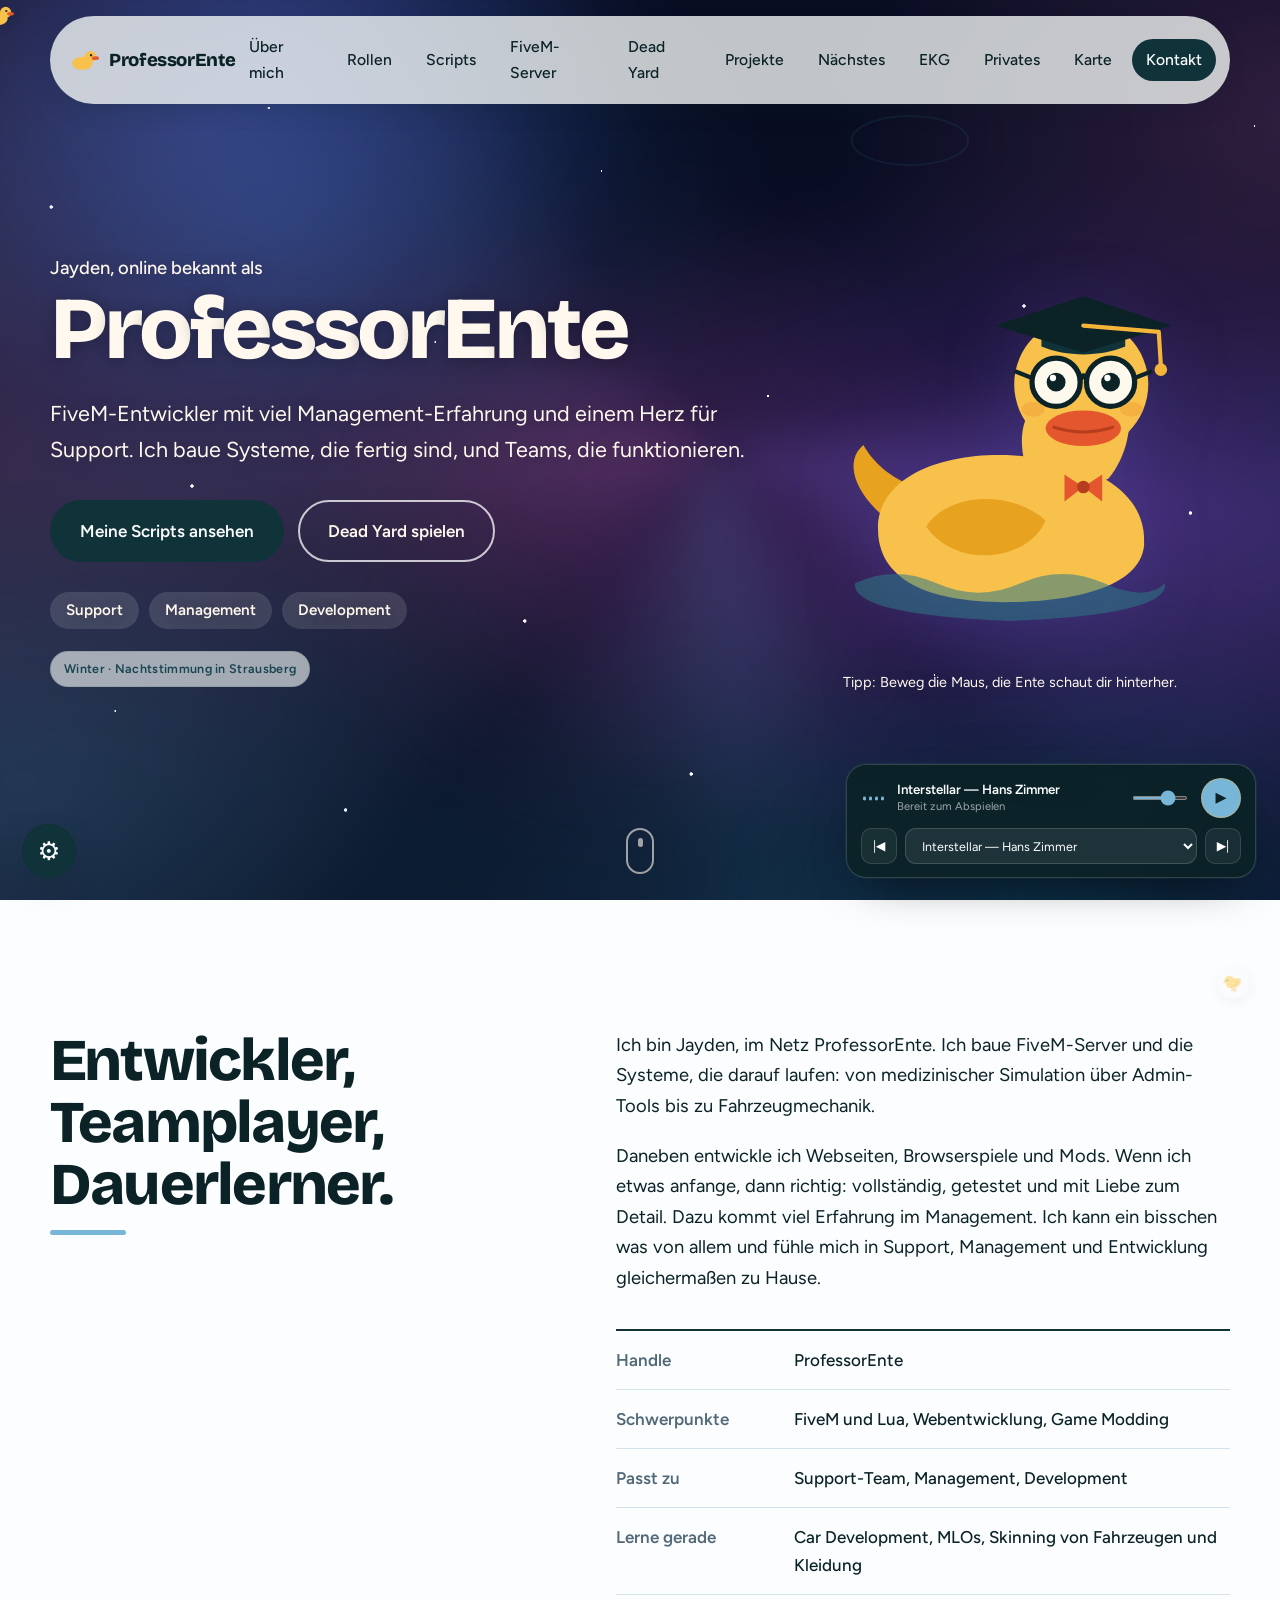
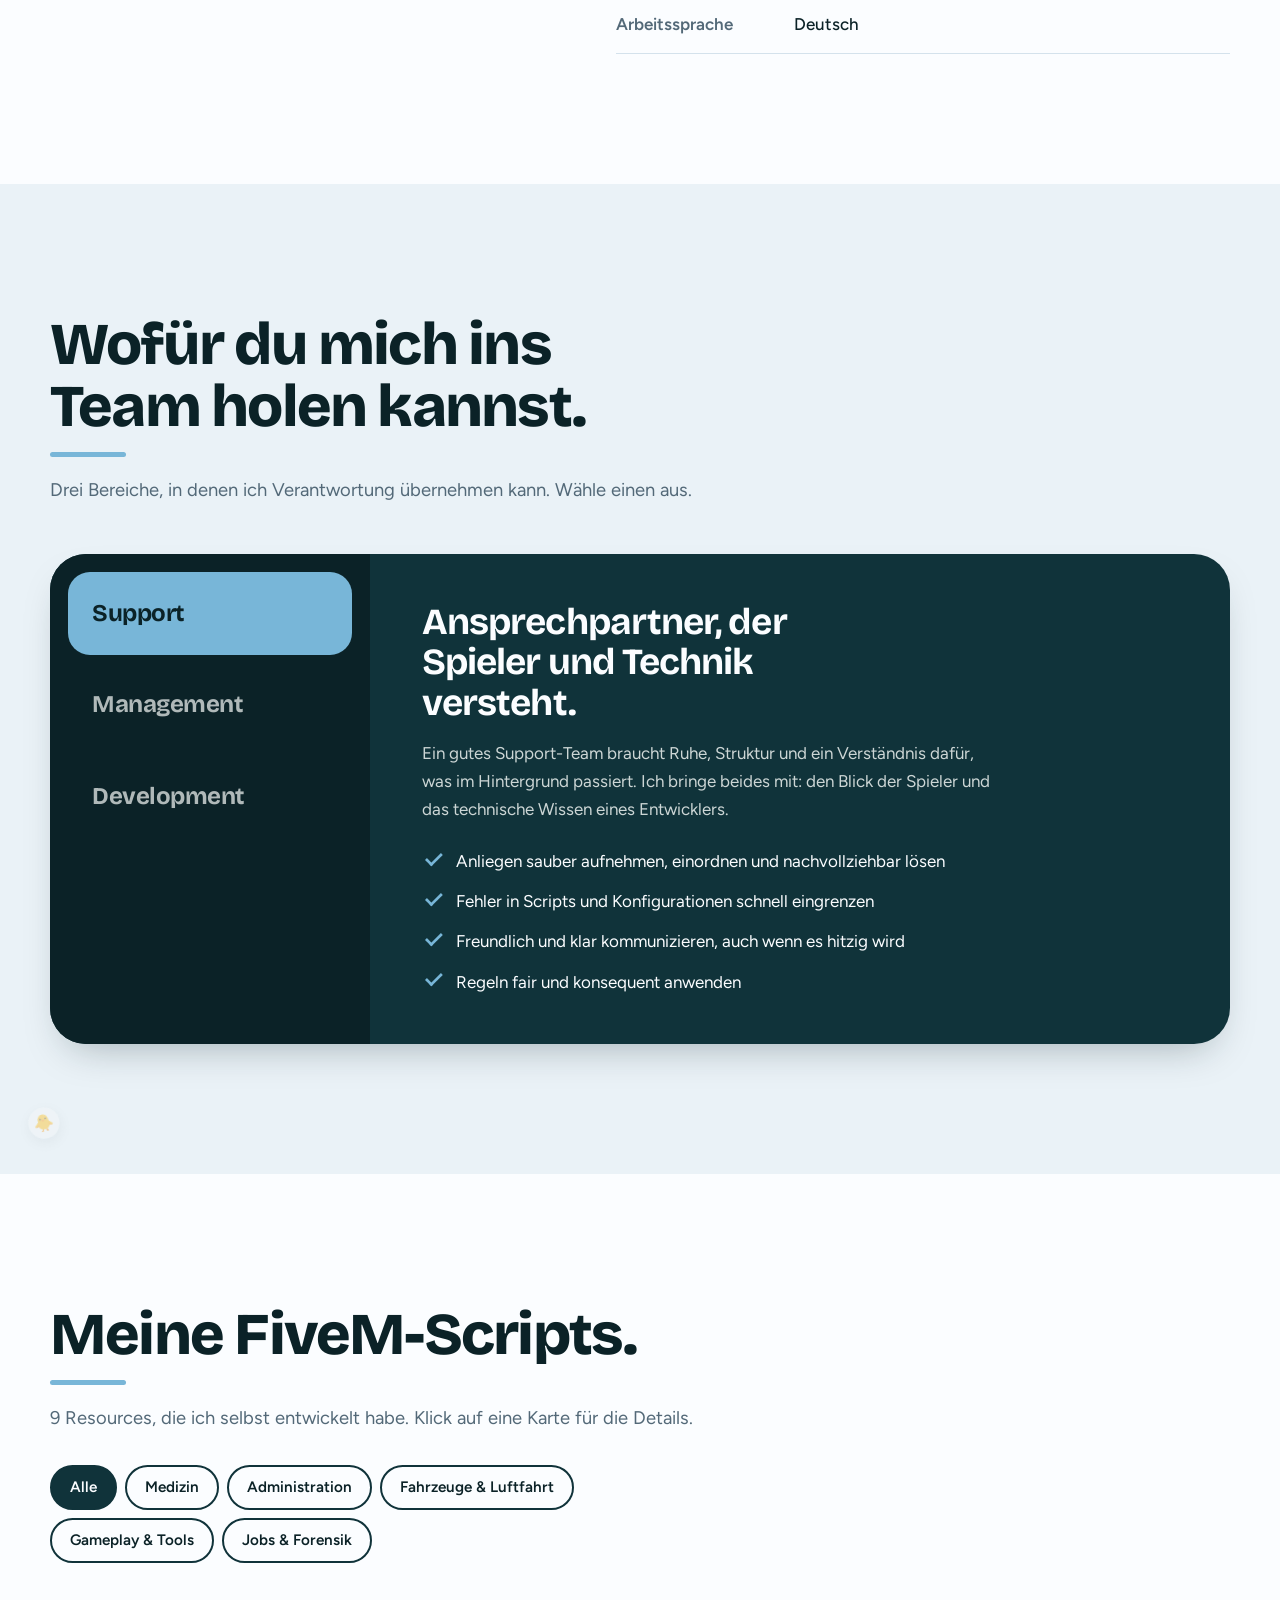
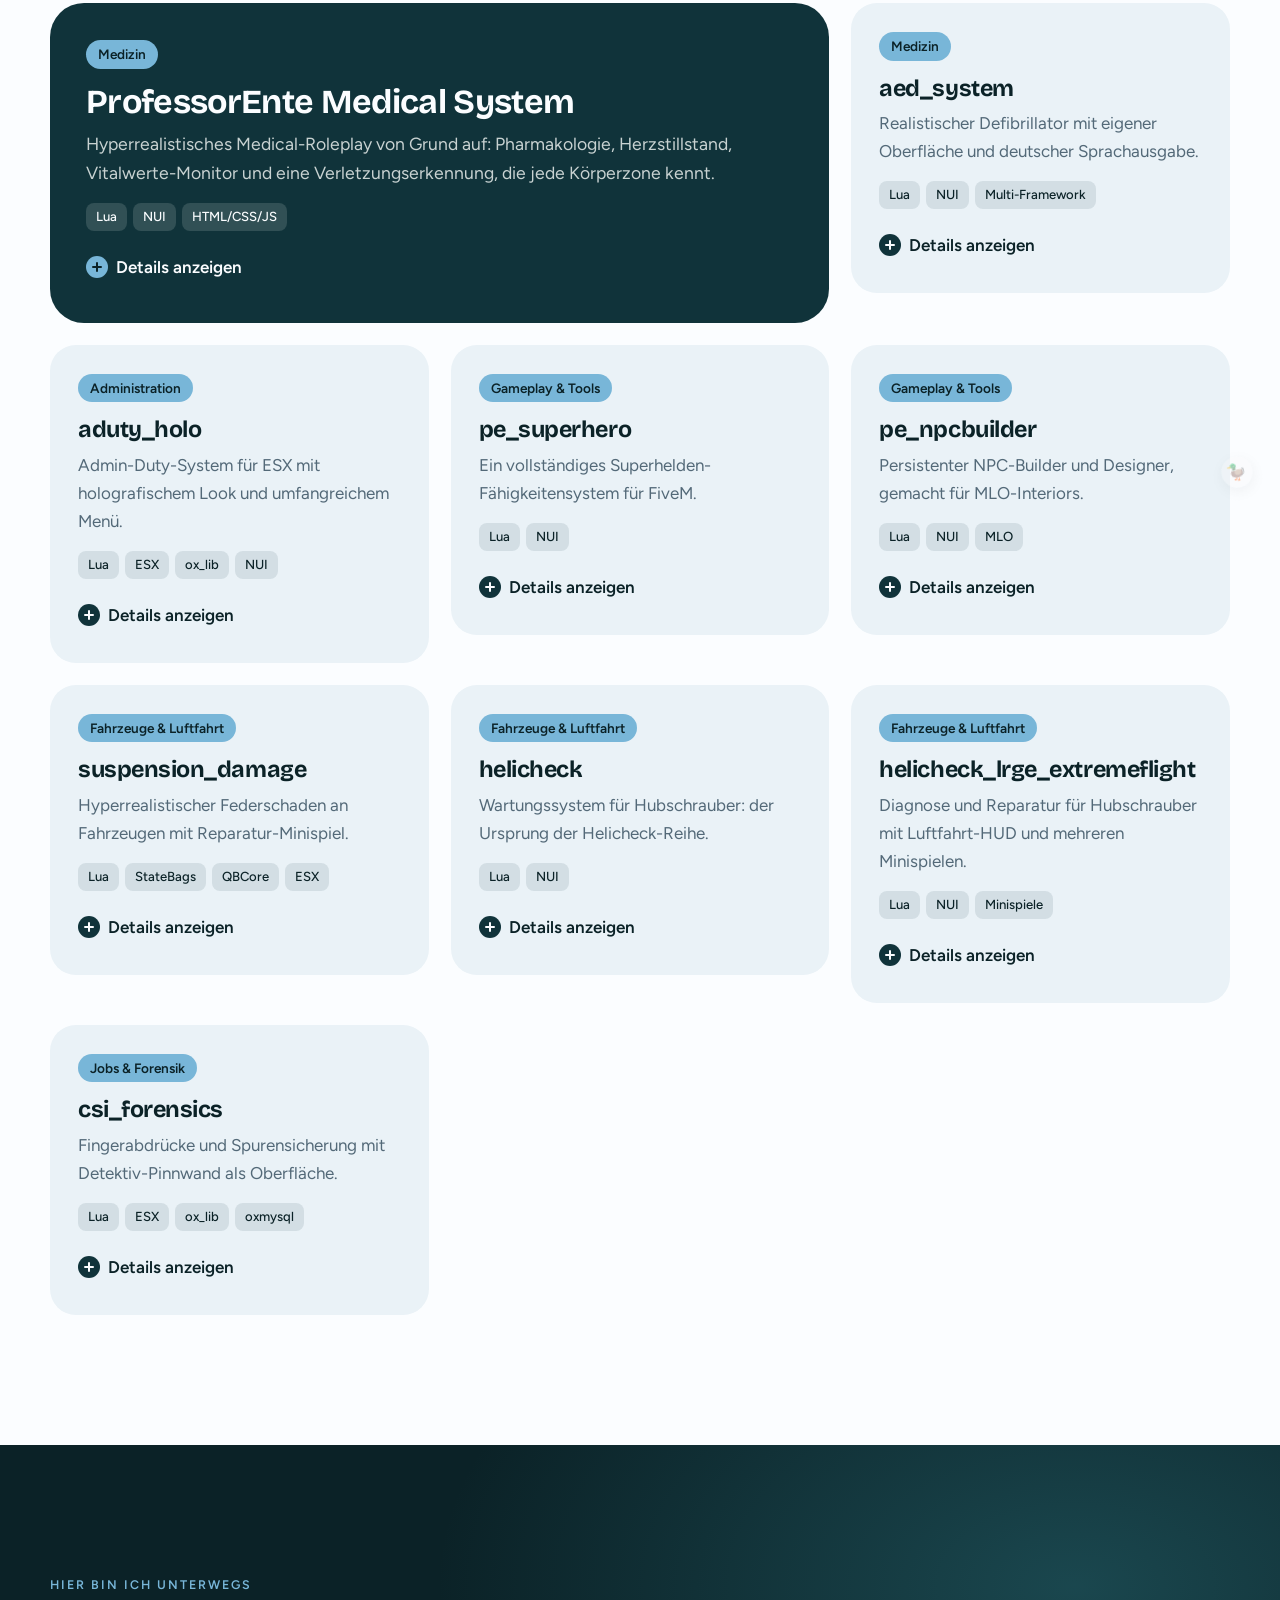
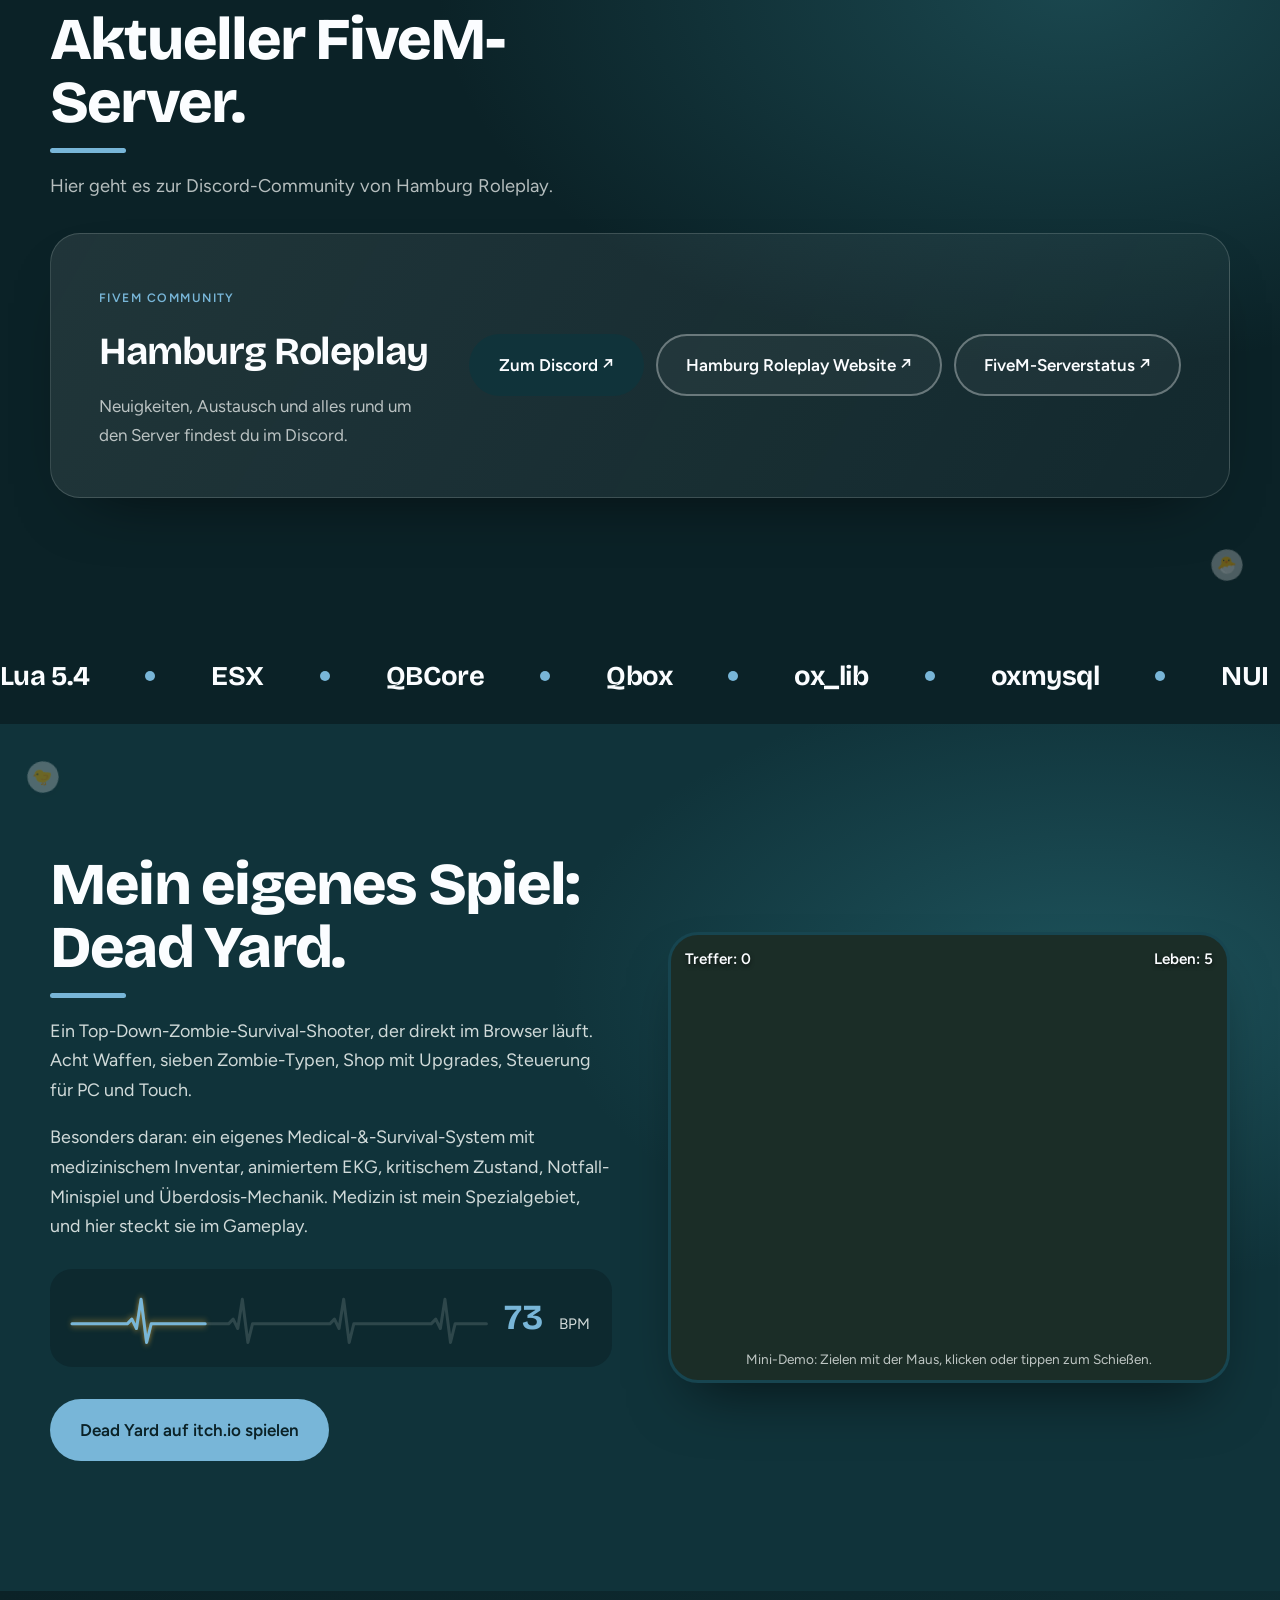
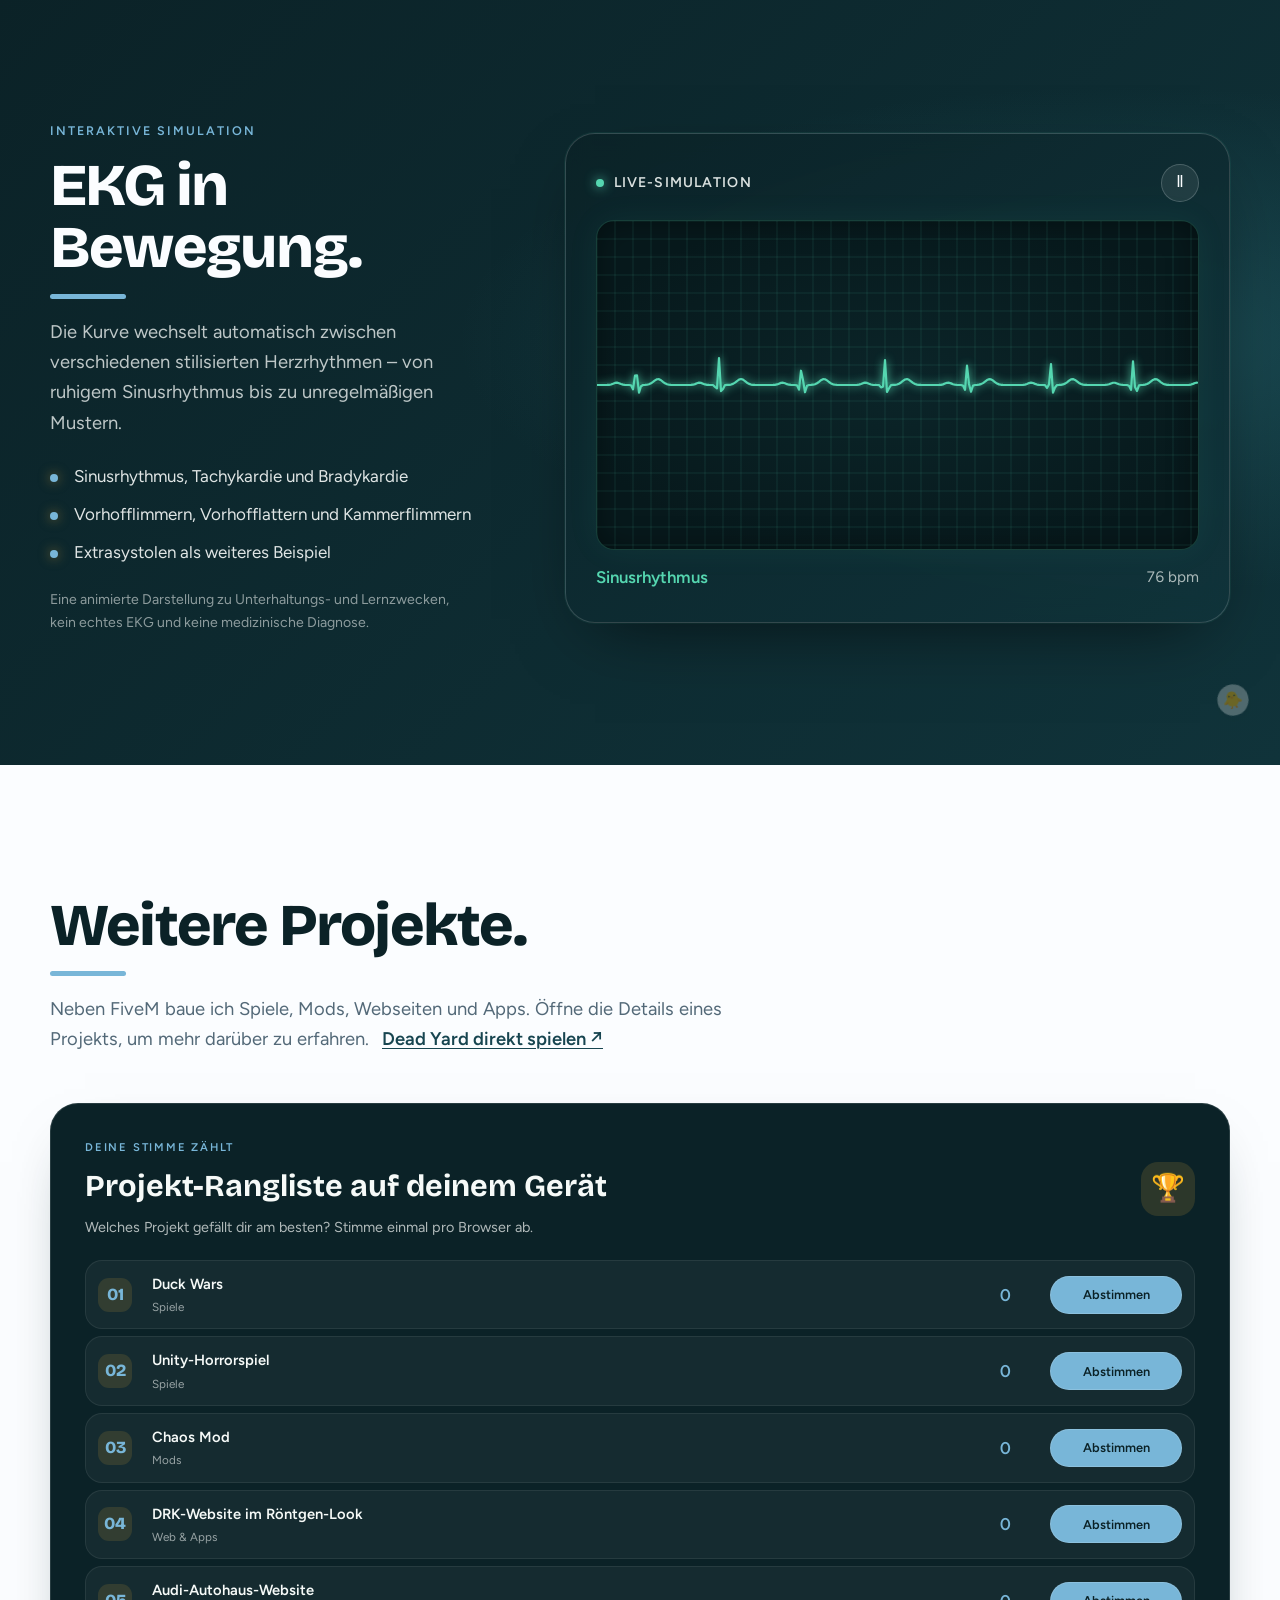
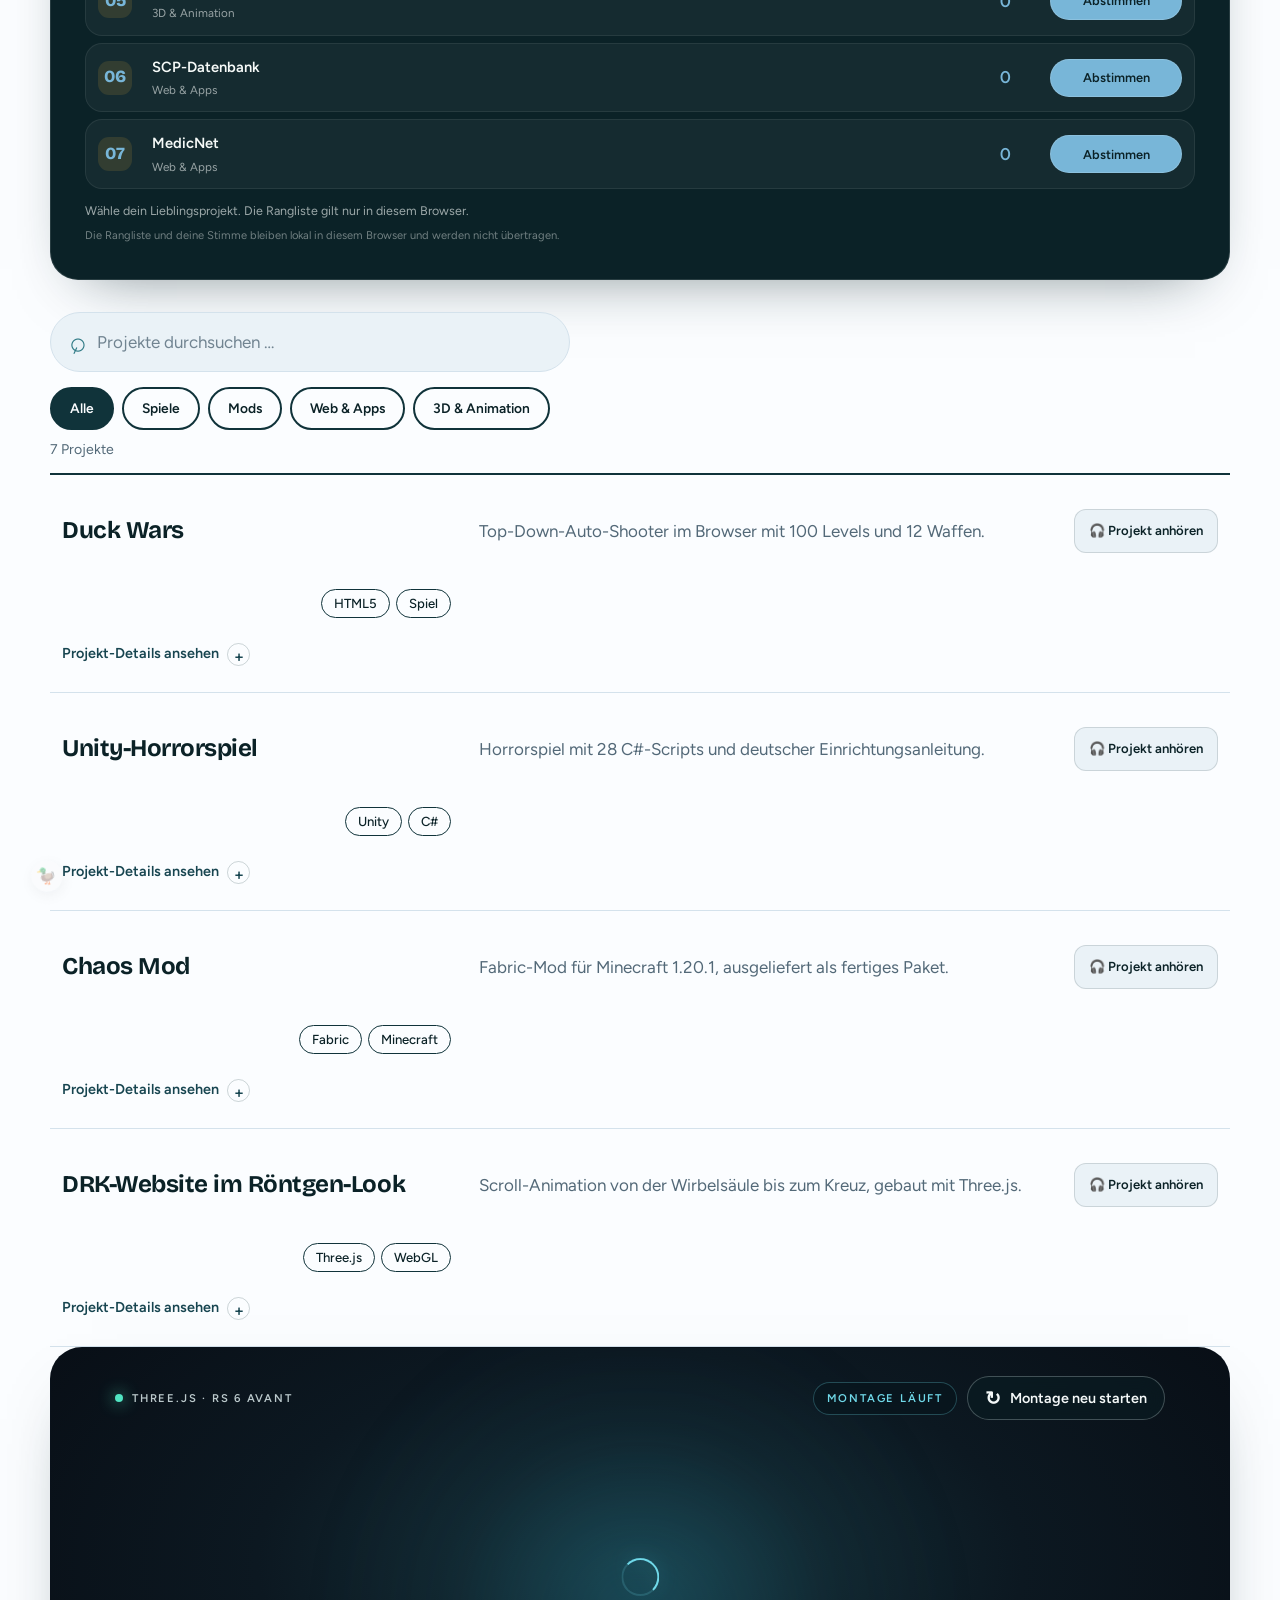
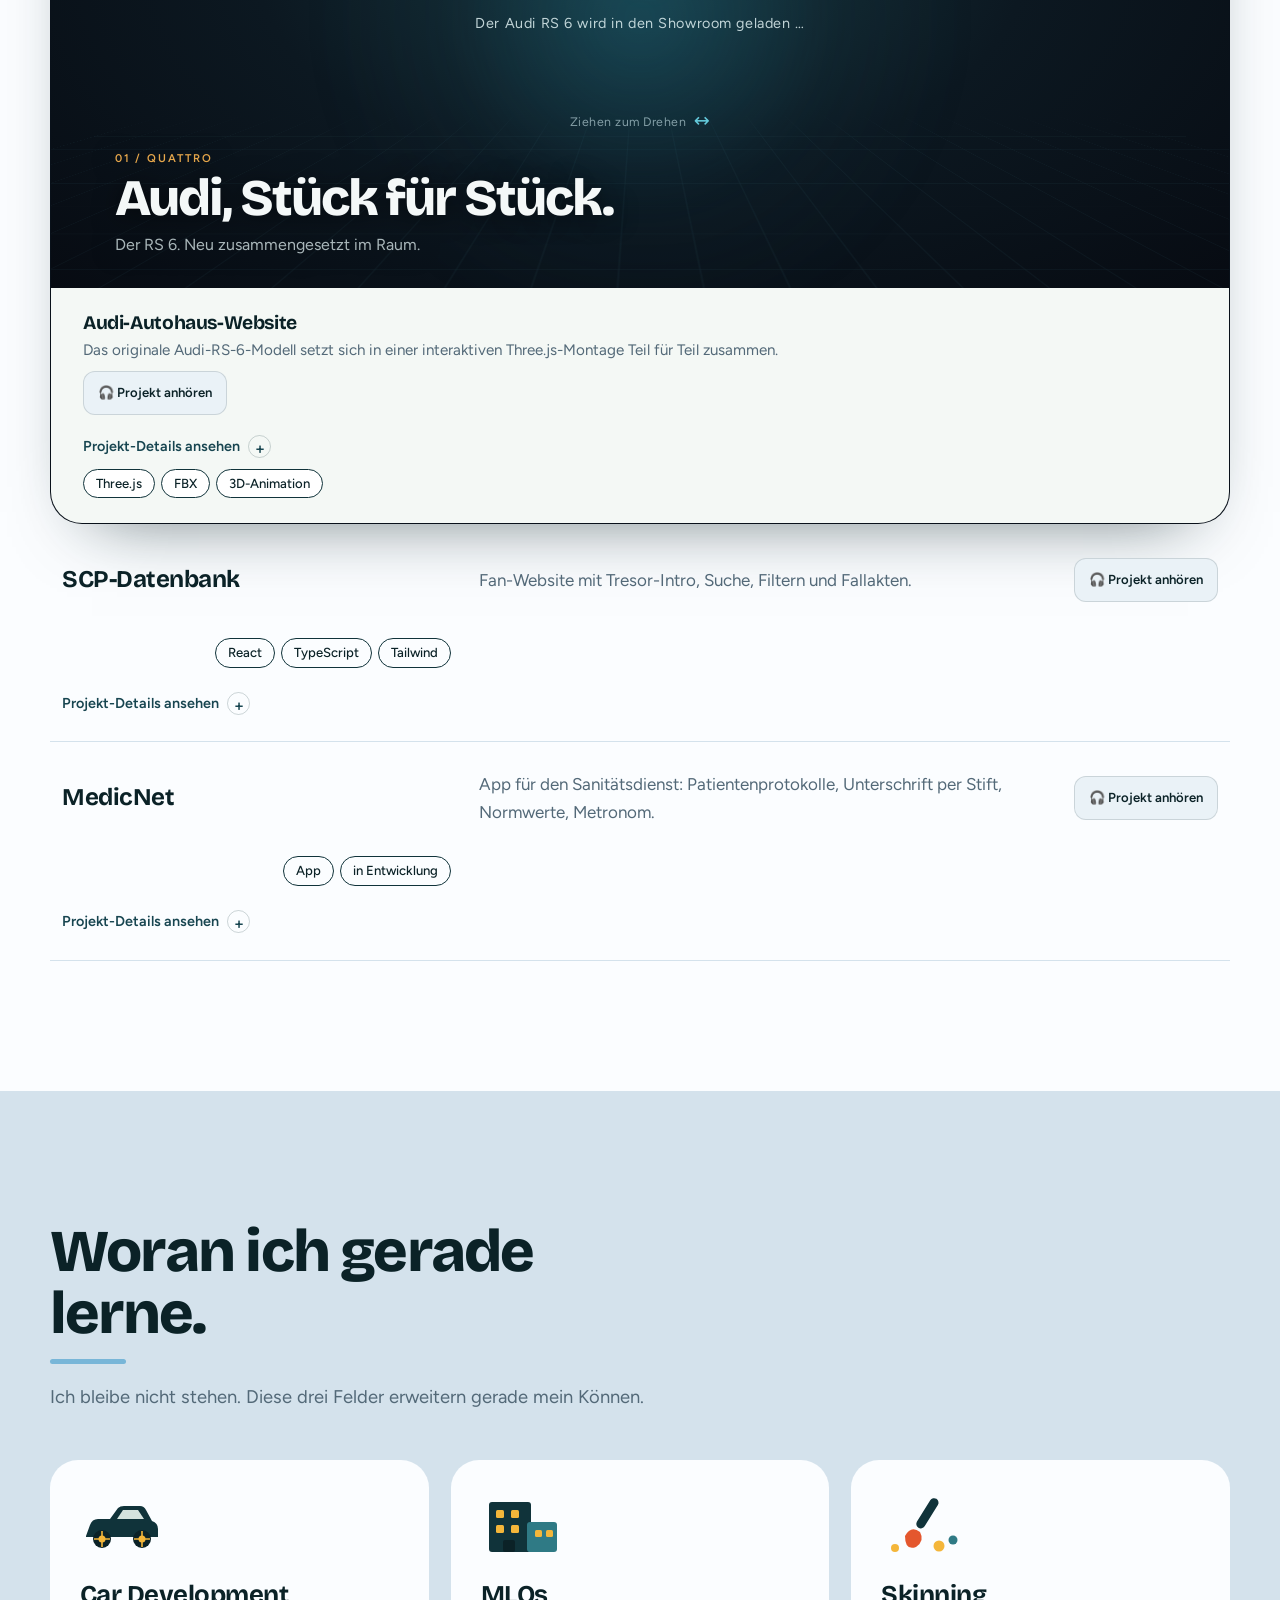
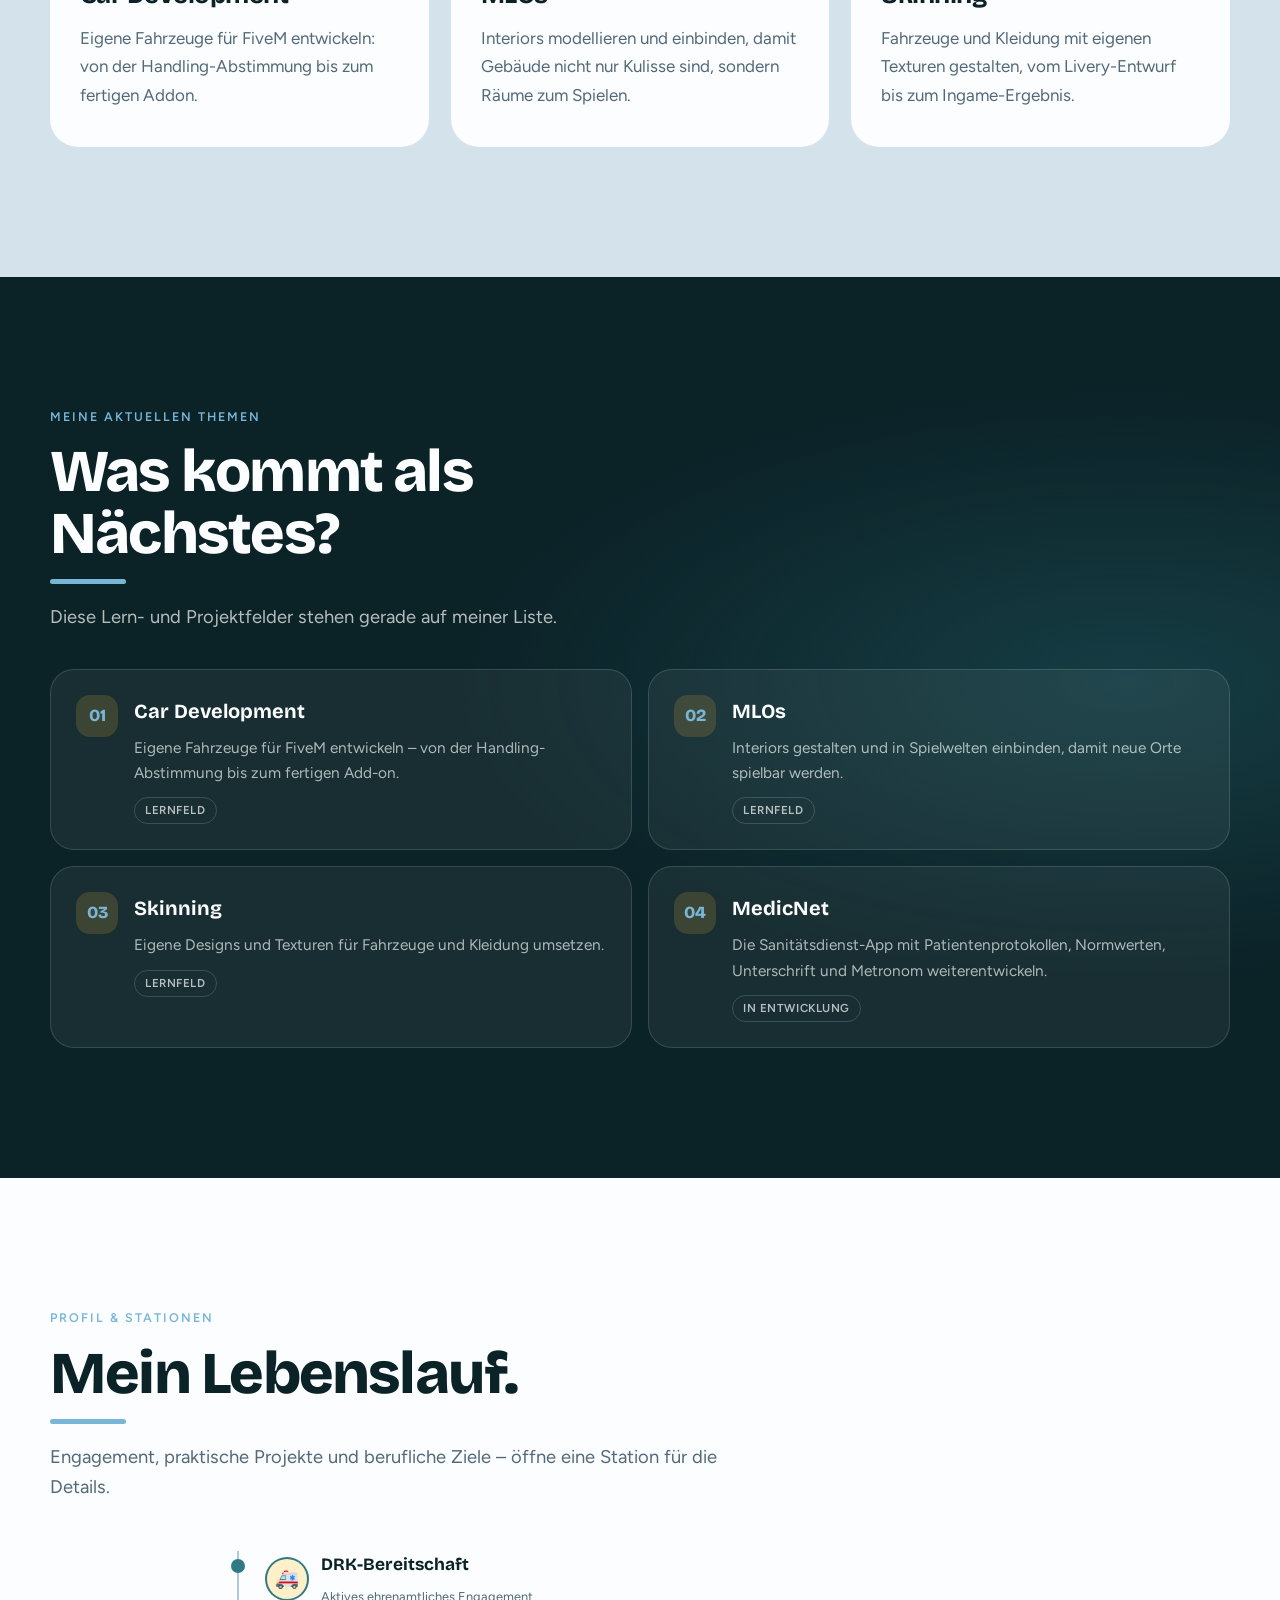
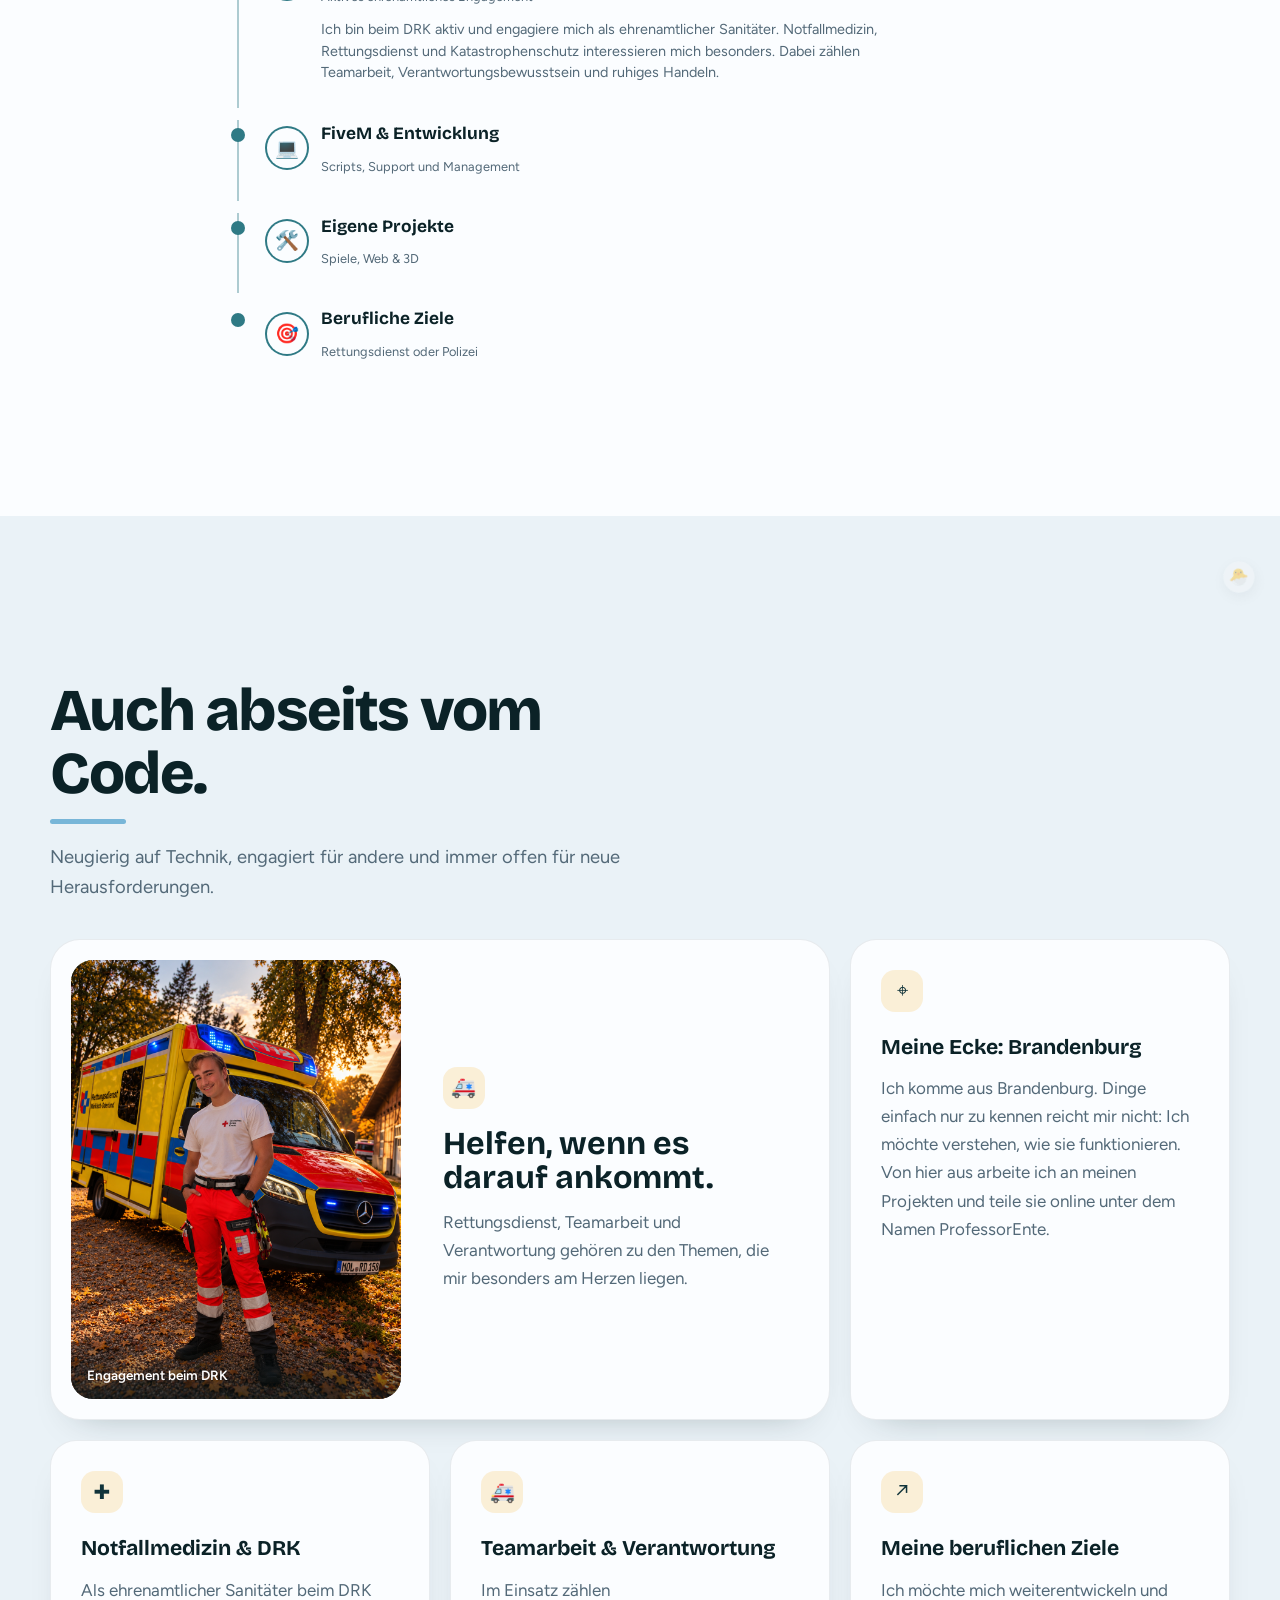
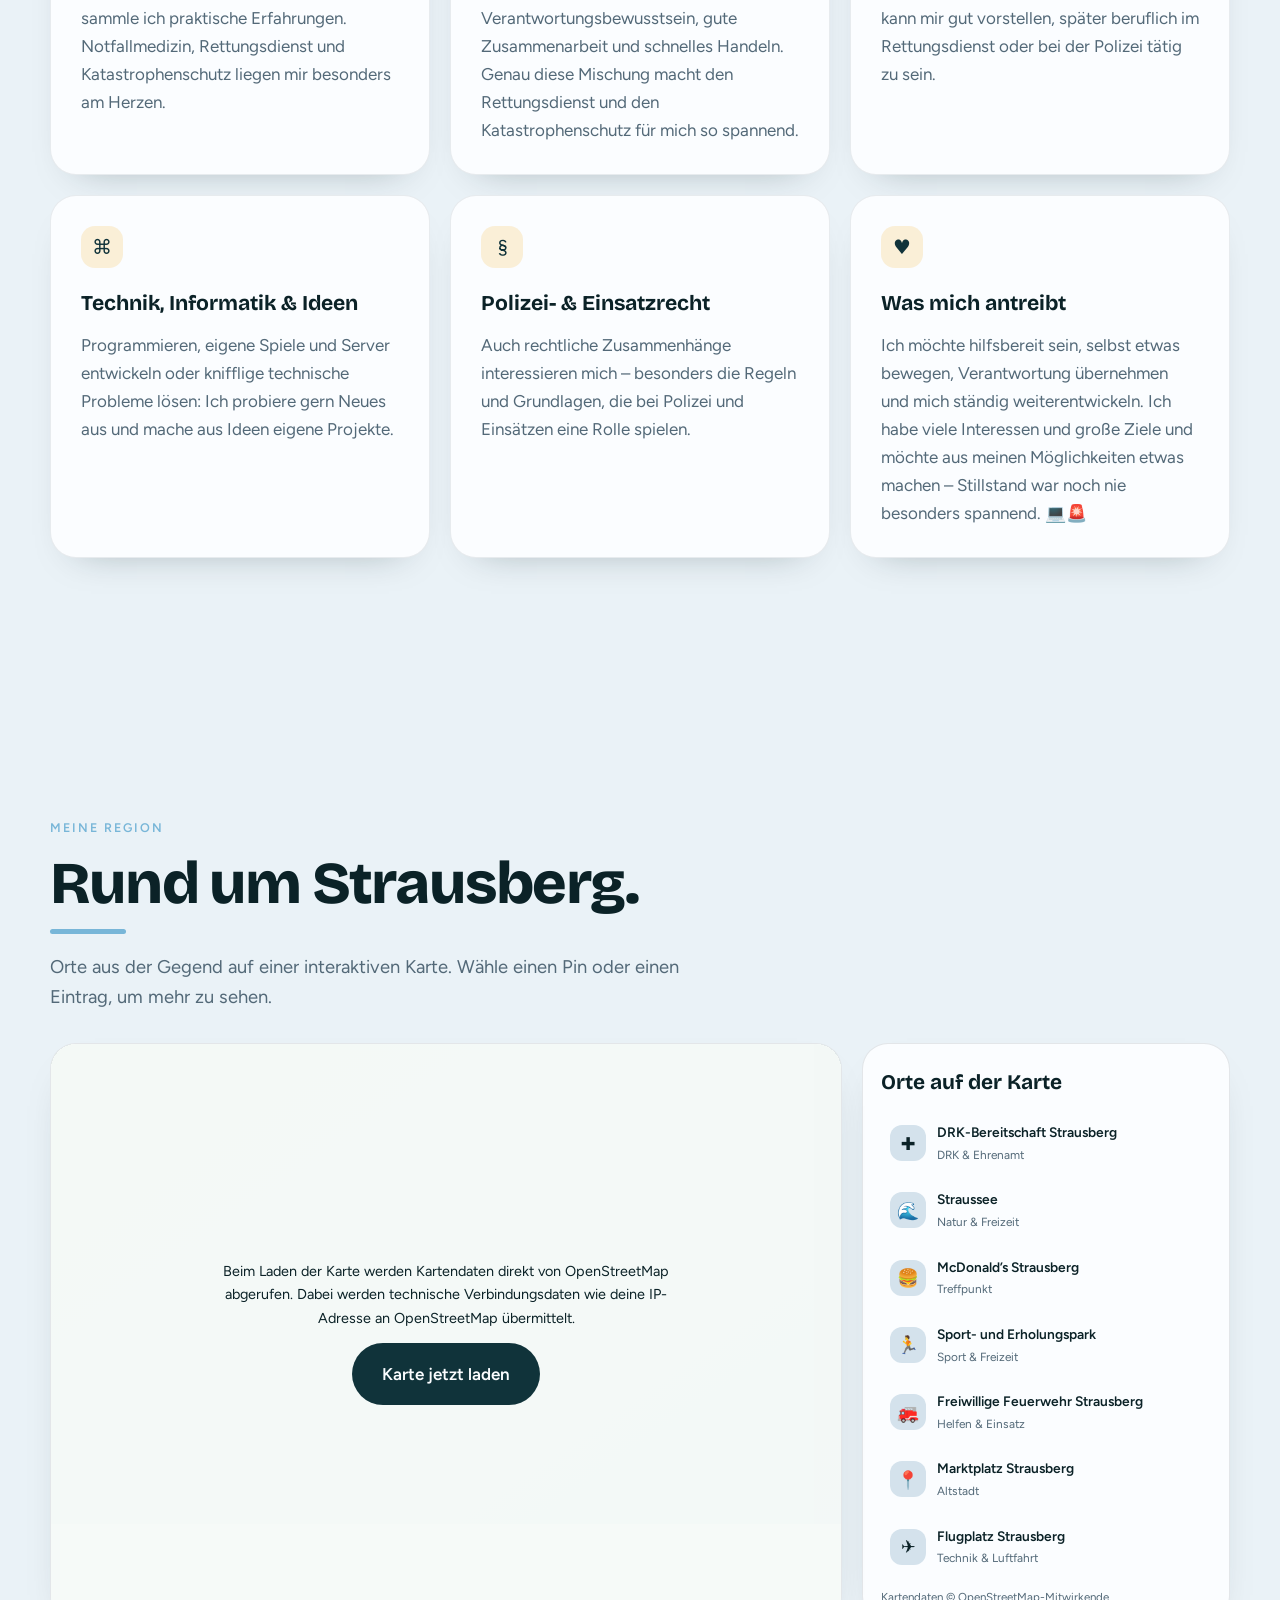
<file: index.html>
<!doctype html>
<!--
 ╔═══════════════════════════════════════════════════════════╗
 ║   P R O F E S S O R E N T E   ·   P O R T F O L I O       ║
 ║   Jayden aka ProfessorEnte – FiveM Developer              ║
 ╚═══════════════════════════════════════════════════════════╝
-->
<html lang="de">
<head>
  <meta charset="utf-8">
  <meta name="viewport" content="width=device-width, initial-scale=1">
  <meta name="robots" content="noindex, nofollow">
  <title>ProfessorEnte – Jayden | FiveM Developer, Support und Management</title>
  <meta name="description" content="Jayden aka ProfessorEnte: FiveM-Entwickler mit viel Management-Erfahrung. Scripts, eigenes Spiel Dead Yard und Projekte für Server-Owner.">
  <meta name="theme-color" content="#10333A">
  <link rel="icon" href="assets/favicon.svg" type="image/svg+xml">
  <link rel="stylesheet" href="assets/vendor/leaflet/leaflet.css">
  <link rel="stylesheet" href="css/style.css?v=20261111-no-followduck1">
  <script>document.documentElement.classList.add('has-site-loader');</script>
  <script type="importmap">
    {"imports":{"three":"assets/vendor/three/three.module.js","three/addons/":"assets/vendor/three/addons/"}}
  </script>
</head>
<body>

<div class="site-loader" id="siteLoader" role="status" aria-live="polite">
  <div class="loader-orbit" aria-hidden="true"><span>🐥</span></div>
  <p>ProfessorEnte lädt …</p>
</div>

<div class="progress" aria-hidden="true">
  <div class="progress-bar" id="progressBar"></div>
  <svg class="progress-duck" id="progressDuck" viewBox="0 0 40 32"><ellipse cx="17" cy="21" rx="14" ry="9" fill="#F7C14B"/><circle cx="28" cy="12" r="8" fill="#F7C14B"/><ellipse cx="35" cy="14" rx="5" ry="2.6" fill="#E4572E"/><circle cx="29" cy="10" r="1.6" fill="#0B2227"/></svg>
</div>

<header class="nav" id="nav">
  <a class="brand" href="#top" aria-label="ProfessorEnte, nach oben">
    <svg viewBox="0 0 40 32" aria-hidden="true"><ellipse cx="17" cy="21" rx="14" ry="9" fill="#F7C14B"/><circle cx="28" cy="12" r="8" fill="#F7C14B"/><ellipse cx="35" cy="14" rx="5" ry="2.6" fill="#E4572E"/><circle cx="29" cy="10" r="1.6" fill="#0B2227"/></svg>
    <span>ProfessorEnte</span>
  </a>
  <button class="nav-toggle" id="navToggle" aria-label="Menü öffnen" aria-expanded="false" aria-controls="navLinks"><span></span><span></span></button>
  <nav class="nav-links" id="navLinks">
    <a href="#ueber-mich">Über mich</a>
    <a href="#rollen">Rollen</a>
    <a href="#scripts">Scripts</a>
    <a href="#fivem-server">FiveM-Server</a>
    <a href="#dead-yard">Dead Yard</a>
    <a href="#projekte">Projekte</a>
    <a href="#naechstes">Nächstes</a>
    <a href="#ekg">EKG</a>
    <a href="#privates">Privates</a>
    <a href="#karte">Karte</a>
    <a href="#kontakt" class="nav-cta">Kontakt</a>
  </nav>
</header>

<div class="theme-tools">
  <button class="theme-gear" id="themeToggle" type="button" aria-label="Design einstellen" aria-expanded="false" aria-controls="themePanel" title="Design einstellen">
    <span aria-hidden="true">⚙</span>
  </button>
  <section class="theme-panel" id="themePanel" aria-label="Design auswählen" hidden>
    <p class="theme-panel-kicker">DEIN LOOK</p>
    <h2>Design einstellen</h2>
    <div class="theme-options" role="group" aria-label="Design">
      <button type="button" class="theme-option" data-theme-choice="light" aria-pressed="true"><span class="theme-swatch theme-swatch-light" aria-hidden="true">☀</span><span><strong>Hell</strong><small>Das Original-Design</small></span><span class="theme-check" aria-hidden="true">✓</span></button>
      <button type="button" class="theme-option" data-theme-choice="duck" aria-pressed="false"><span class="theme-swatch theme-swatch-duck" aria-hidden="true">🐤</span><span><strong>Entenmodus</strong><small>Gold, Orange und Entenregen</small></span><span class="theme-check" aria-hidden="true">✓</span></button>
      <button type="button" class="theme-option" data-theme-choice="dark" aria-pressed="false"><span class="theme-swatch theme-swatch-dark" aria-hidden="true">☾</span><span><strong>Dunkel</strong><small>Ruhige dunkle Farben</small></span><span class="theme-check" aria-hidden="true">✓</span></button>
    </div>
    <button class="sound-toggle" id="soundToggle" type="button" aria-pressed="false"><span aria-hidden="true">♫</span><span class="sound-toggle-label">Soundeffekte: aus</span><span class="sound-toggle-state" aria-hidden="true">OFF</span></button>
    <div class="accessibility-tools" aria-labelledby="accessibilityTitle">
      <h3 id="accessibilityTitle">Lesbarkeit &amp; Bewegung</h3>
      <label class="accessibility-field" for="textSize"><span>Schriftgröße</span><select id="textSize"><option value="normal">Normal</option><option value="large">Groß</option><option value="xlarge">Sehr groß</option></select></label>
      <button class="accessibility-toggle" id="contrastToggle" type="button" aria-pressed="false">Hoher Kontrast <span>Aus</span></button>
      <button class="accessibility-toggle" id="motionToggle" type="button" aria-pressed="false">Bewegung reduzieren <span>Aus</span></button>
    </div>
    <div class="atmosphere-controls" aria-labelledby="atmosphereTitle">
      <h3 id="atmosphereTitle">Jahreszeit &amp; Feste</h3>
      <label class="accessibility-field" for="seasonChoice"><span>Jahreszeit</span><select id="seasonChoice"><option value="auto">Automatisch</option><option value="spring">Frühling</option><option value="summer">Sommer</option><option value="autumn">Herbst</option><option value="winter">Winter</option></select></label>
      <label class="accessibility-field" for="eventChoice"><span>Eventeffekt</span><select id="eventChoice"><option value="auto">Automatisch</option><option value="none">Aus</option><option value="halloween">Halloween</option><option value="nikolaus">Nikolaus</option><option value="christmas">Weihnachten</option><option value="easter">Ostern</option><option value="newyear">Silvester</option><option value="valentines">Valentinstag</option></select></label>
      <button type="button" class="accessibility-toggle" id="confettiToggle">🎉 Enten-Konfetti <span>Los!</span></button>
    </div>
  </section>
</div>
<div class="duck-rain" id="duckRain" aria-hidden="true"></div>
<div class="season-effects" id="seasonEffects" aria-hidden="true"></div>
<div class="confetti-layer" id="confettiLayer" aria-hidden="true"></div>

<main id="top">

  <!-- HERO -->
  <section class="hero" id="hero">
    <div class="galaxy-backdrop" id="galaxyBackdrop" aria-hidden="true"><span></span><span></span><span></span></div>
    <video class="music-video-backdrop" id="musicVideoBackdrop" muted loop playsinline preload="none" aria-hidden="true">
      <source src="assets/music/discobitch-background.mp4" type="video/mp4">
    </video>
    <div class="music-video-shade" aria-hidden="true"></div>
    <canvas class="ripple-canvas" id="rippleCanvas" aria-hidden="true"></canvas>
    <div class="time-glow" aria-hidden="true"></div>
    <div class="container hero-grid">
      <div class="hero-text">
        <p class="hero-aka" id="heroAka">Jayden, online bekannt als</p>
        <h1 class="hero-title" id="heroTitle" aria-label="ProfessorEnte">ProfessorEnte</h1>
        <p class="hero-lead" id="heroLead">FiveM-Entwickler mit viel Management-Erfahrung und einem Herz für Support. Ich baue Systeme, die fertig sind, und Teams, die funktionieren.</p>
        <div class="hero-actions" id="heroActions">
          <a class="btn btn-primary" href="#scripts">Meine Scripts ansehen</a>
          <a class="btn btn-ghost" href="https://professorente.itch.io/dead-yard" target="_blank" rel="noopener">Dead Yard spielen</a>
        </div>
        <ul class="hero-roles" id="heroRoles" aria-label="Rollen">
          <li>Support</li><li>Management</li><li>Development</li>
        </ul>
        <p class="atmosphere-badge" id="atmosphereBadge" aria-live="polite"></p>
      </div>

      <div class="hero-duck" id="duckWrap">
        <svg id="duck" class="egg-trigger" viewBox="0 0 420 400" role="button" tabindex="0" aria-label="ProfessorEnte-Ente, mehrfach aktivieren">
          <g class="ripples">
            <ellipse class="rp rp1" cx="210" cy="332" rx="150" ry="20"/>
            <ellipse class="rp rp2" cx="210" cy="332" rx="150" ry="20"/>
            <ellipse class="rp rp3" cx="210" cy="332" rx="150" ry="20"/>
          </g>
          <g id="devilWings" aria-hidden="true">
            <path class="devil-wing devil-wing-left" d="M137 248 C103 211 62 207 29 222 C52 232 24 242 20 261 C48 253 38 276 46 294 C70 274 92 281 111 306 Z" fill="#8D263E" stroke="#F56B78" stroke-width="3" stroke-linejoin="round"/>
            <path class="devil-wing devil-wing-right" d="M302 242 C333 207 372 205 398 219 C379 232 399 244 401 260 C379 255 386 276 376 293 C355 274 336 281 314 306 Z" fill="#8D263E" stroke="#F56B78" stroke-width="3" stroke-linejoin="round"/>
            <path d="M42 226 L57 246 L34 253 L63 262 L48 284 L79 269 L101 291 L95 260 L119 250 L90 245 L77 222 L69 243 Z" fill="#D74860" opacity=".9"/>
            <path d="M386 224 L369 244 L393 253 L363 261 L377 282 L349 269 L327 291 L333 260 L309 250 L337 245 L351 222 L359 243 Z" fill="#D74860" opacity=".9"/>
            <path d="M101 298 C77 323 61 319 54 302 C50 291 58 285 69 289 C78 292 75 301 68 302" fill="none" stroke="#C83450" stroke-width="9" stroke-linecap="round"/>
            <path d="M50 300 L47 283 L64 291 L79 283 L74 302 L61 311 Z" fill="#C83450"/>
          </g>
          <g class="duck-drop" id="duckDrop">
            <g class="duck-bob">
              <path d="M94 262 C60 235 52 205 70 190 C86 218 112 228 134 236 Z" fill="#E7A21F"/>
              <path d="M84 270 C84 218 150 196 214 200 C290 204 342 236 338 286 C334 326 270 340 206 340 C130 340 84 318 84 270 Z" fill="#F7C14B"/>
              <path class="wing" d="M130 268 C150 236 210 232 244 262 C228 300 160 310 130 268 Z" fill="#E7A21F"/>
              <path d="M226 214 C214 176 226 150 250 140 L322 140 C328 170 322 200 304 222 C280 236 246 232 226 214 Z" fill="#F7C14B"/>
              <circle cx="278" cy="132" r="64" fill="#F7C14B"/>
              <ellipse cx="232" cy="156" rx="11" ry="7" fill="#F2A33A" opacity=".55"/>
              <ellipse cx="326" cy="156" rx="11" ry="7" fill="#F2A33A" opacity=".55"/>
              <ellipse cx="280" cy="174" rx="36" ry="17" fill="#E4572E"/>
              <path d="M252 173 Q280 182 308 173" stroke="#B63E1C" stroke-width="3" fill="none" stroke-linecap="round"/>
              <circle cx="254" cy="130" r="23" fill="#fff" fill-opacity=".9"/>
              <circle cx="306" cy="130" r="23" fill="#fff" fill-opacity=".9"/>
              <g class="pupil" id="pupilL"><circle cx="254" cy="130" r="9" fill="#0B2227"/><circle cx="251" cy="126" r="3" fill="#fff"/></g>
              <g class="pupil" id="pupilR"><circle cx="306" cy="130" r="9" fill="#0B2227"/><circle cx="303" cy="126" r="3" fill="#fff"/></g>
              <circle cx="254" cy="130" r="23" fill="none" stroke="#0B2227" stroke-width="5"/>
              <circle cx="306" cy="130" r="23" fill="none" stroke="#0B2227" stroke-width="5"/>
              <path d="M277 127 Q280 121 283 127" stroke="#0B2227" stroke-width="5" fill="none" stroke-linecap="round"/>
              <path d="M231 126 L216 120 M329 126 L344 120" stroke="#0B2227" stroke-width="4" stroke-linecap="round"/>
              <path d="M240 80 L240 96 C264 106 296 106 320 96 L320 80 Z" fill="#10333A"/>
              <polygon points="196,76 280,48 364,76 280,102" fill="#0B2227"/>
              <path class="tassel" d="M280 76 L352 82 L354 114" stroke="#F4B63A" stroke-width="4" fill="none" stroke-linecap="round" stroke-linejoin="round"/>
              <circle class="tassel" cx="354" cy="118" r="6" fill="#F4B63A"/>
              <polygon points="262,218 280,230 262,244" fill="#E4572E"/>
              <polygon points="298,218 280,230 298,244" fill="#E4572E"/>
              <circle cx="280" cy="230" r="6" fill="#B63E1C"/>
            </g>
            <g id="devilHorns" aria-hidden="true">
              <path d="M231 98 C218 82 215 59 225 38 C230 55 243 62 249 76 L247 98 Z" fill="#C83450" stroke="#8D263E" stroke-width="3" stroke-linejoin="round"/>
              <path d="M311 98 C324 82 327 59 317 38 C312 55 299 62 293 76 L295 98 Z" fill="#C83450" stroke="#8D263E" stroke-width="3" stroke-linejoin="round"/>
              <path d="M224 43 Q229 64 242 75 M318 43 Q313 64 300 75" fill="none" stroke="#FF9BA3" stroke-width="3" stroke-linecap="round"/>
            </g>
            <path class="water-front" d="M62 322 Q100 304 140 322 T220 322 T300 322 T358 322 Q362 352 210 358 Q58 352 62 322 Z" fill="#2F7A85" fill-opacity=".55"/>
          </g>
        </svg>
        <div class="duck-reaction" id="duckReaction" aria-live="polite" aria-atomic="true"></div>
        <div class="disco-set" id="discoSet" aria-hidden="true">
          <span class="disco-thread"></span>
          <div class="disco-beams"></div>
          <div class="disco-sphere"><i></i></div>
          <span class="disco-glint disco-glint-one">✦</span>
          <span class="disco-glint disco-glint-two">✧</span>
          <span class="disco-glint disco-glint-three">✦</span>
        </div>
        <div class="duckling-school" id="ducklingSchool" aria-hidden="true">
          <svg class="duckling duckling-one" viewBox="0 0 100 72">
            <ellipse cx="48" cy="60" rx="44" ry="8" fill="#2F7A85" opacity=".4"/>
            <path d="M12 49 Q17 35 42 38 Q57 39 65 50 Q59 62 35 62 Q18 61 12 49Z" fill="#F4B63A"/>
            <path d="M15 48 Q4 38 8 32 Q18 39 27 42Z" fill="#E7A21F"/>
            <g class="duckling-head"><circle cx="42" cy="30" r="16" fill="#F7C14B"/><ellipse cx="56" cy="34" rx="10" ry="5" fill="#E4572E"/><circle cx="47" cy="27" r="2.4" fill="#0B2227"/></g>
            <path d="M4 54 Q28 49 50 54 T96 54" fill="none" stroke="#7BC7C4" stroke-width="3" stroke-linecap="round"/>
          </svg>
          <svg class="duckling duckling-two" viewBox="0 0 100 72">
            <ellipse cx="48" cy="60" rx="44" ry="8" fill="#2F7A85" opacity=".4"/>
            <path d="M12 49 Q17 35 42 38 Q57 39 65 50 Q59 62 35 62 Q18 61 12 49Z" fill="#F7C14B"/>
            <path d="M15 48 Q4 38 8 32 Q18 39 27 42Z" fill="#E7A21F"/>
            <g class="duckling-head"><circle cx="42" cy="30" r="16" fill="#F7C14B"/><ellipse cx="56" cy="34" rx="10" ry="5" fill="#E4572E"/><circle cx="47" cy="27" r="2.4" fill="#0B2227"/></g>
            <path d="M4 54 Q28 49 50 54 T96 54" fill="none" stroke="#7BC7C4" stroke-width="3" stroke-linecap="round"/>
          </svg>
          <svg class="duckling duckling-three" viewBox="0 0 100 72">
            <ellipse cx="48" cy="60" rx="44" ry="8" fill="#2F7A85" opacity=".4"/>
            <path d="M12 49 Q17 35 42 38 Q57 39 65 50 Q59 62 35 62 Q18 61 12 49Z" fill="#F4B63A"/>
            <path d="M15 48 Q4 38 8 32 Q18 39 27 42Z" fill="#E7A21F"/>
            <g class="duckling-head"><circle cx="42" cy="30" r="16" fill="#F7C14B"/><ellipse cx="56" cy="34" rx="10" ry="5" fill="#E4572E"/><circle cx="47" cy="27" r="2.4" fill="#0B2227"/></g>
            <path d="M4 54 Q28 49 50 54 T96 54" fill="none" stroke="#7BC7C4" stroke-width="3" stroke-linecap="round"/>
          </svg>
        </div>
        <p class="duck-hint" id="duckHint">Tipp: Beweg die Maus, die Ente schaut dir hinterher.</p>
      </div>
    </div>
    <a class="scroll-cue" href="#ueber-mich" aria-label="Zum nächsten Abschnitt"><span></span></a>
  </section>

  <!-- ÜBER MICH -->
  <section class="section about" id="ueber-mich">
    <div class="container about-grid">
      <div>
        <h2 class="h2 reveal-clip">Entwickler, Teamplayer, Dauerlerner.</h2>
      </div>
      <div class="about-body">
        <p class="reveal">Ich bin Jayden, im Netz ProfessorEnte. Ich baue FiveM-Server und die Systeme, die darauf laufen: von medizinischer Simulation über Admin-Tools bis zu Fahrzeugmechanik.</p>
        <p class="reveal">Daneben entwickle ich Webseiten, Browserspiele und Mods. Wenn ich etwas anfange, dann richtig: vollständig, getestet und mit Liebe zum Detail. Dazu kommt viel Erfahrung im Management. Ich kann ein bisschen was von allem und fühle mich in Support, Management und Entwicklung gleichermaßen zu Hause.</p>
        <dl class="facts reveal">
          <div><dt>Handle</dt><dd>ProfessorEnte</dd></div>
          <div><dt>Schwerpunkte</dt><dd>FiveM und Lua, Webentwicklung, Game Modding</dd></div>
          <div><dt>Passt zu</dt><dd>Support-Team, Management, Development</dd></div>
          <div><dt>Lerne gerade</dt><dd>Car Development, MLOs, Skinning von Fahrzeugen und Kleidung</dd></div>
          <div><dt>Arbeitssprache</dt><dd>Deutsch</dd></div>
        </dl>
      </div>
    </div>
    <button class="duck-collectible duck-spot-one" type="button" data-duck-id="1" aria-label="Versteckte Ente einsammeln">🐤</button>
  </section>

  <!-- ROLLEN -->
  <section class="section roles" id="rollen">
    <div class="container">
      <h2 class="h2 reveal-clip">Wofür du mich ins Team holen kannst.</h2>
      <p class="section-lead reveal">Drei Bereiche, in denen ich Verantwortung übernehmen kann. Wähle einen aus.</p>
      <div class="roles-box">
        <div class="role-tabs" role="tablist" aria-label="Rollen" id="roleTabs"></div>
        <div class="role-panel" id="rolePanel" role="tabpanel" aria-live="polite"></div>
      </div>
    </div>
    <button class="duck-collectible duck-spot-two" type="button" data-duck-id="2" aria-label="Versteckte Ente einsammeln">🐥</button>
  </section>

  <!-- SCRIPTS -->
  <section class="section scripts" id="scripts">
    <div class="container">
      <div class="scripts-head">
        <div>
          <h2 class="h2 reveal-clip">Meine FiveM-Scripts.</h2>
          <p class="section-lead reveal"><span id="scriptCount">0</span> Resources, die ich selbst entwickelt habe. Klick auf eine Karte für die Details.</p>
        </div>
        <div class="chips" id="scriptFilters" role="group" aria-label="Scripts filtern"></div>
      </div>
      <div class="script-grid" id="scriptGrid"></div>
    </div>
    <button class="duck-collectible duck-spot-three" type="button" data-duck-id="3" aria-label="Versteckte Ente einsammeln">🦆</button>
  </section>

  <!-- AKTUELLER FIVEM-SERVER -->
  <section class="section fivem-server" id="fivem-server">
    <div class="container">
      <p class="eyebrow reveal">HIER BIN ICH UNTERWEGS</p>
      <h2 class="h2 reveal-clip">Aktueller FiveM-Server.</h2>
      <p class="section-lead reveal">Hier geht es zur Discord-Community von Hamburg Roleplay.</p>
      <div class="server-card reveal">
        <div class="server-card-copy">
          <span class="server-label">FIVEM COMMUNITY</span>
          <h3>Hamburg Roleplay</h3>
          <p>Neuigkeiten, Austausch und alles rund um den Server findest du im Discord.</p>
        </div>
        <div class="server-card-actions">
          <a class="btn btn-primary" href="https://discord.gg/hamburg-roleplay" target="_blank" rel="noopener">Zum Discord ↗</a>
          <a class="btn btn-ghost" href="https://hamburgroleplay.de/index.html" target="_blank" rel="noopener">Hamburg Roleplay Website ↗</a>
          <a class="btn btn-ghost" href="https://servers.fivem.net/servers/detail/rmap6k8" target="_blank" rel="noopener">FiveM-Serverstatus ↗</a>
        </div>
      </div>
    </div>
    <button class="duck-collectible duck-spot-four" type="button" data-duck-id="4" aria-label="Versteckte Ente einsammeln">🐣</button>
  </section>

  <!-- MARQUEE -->
  <div class="marquee" aria-label="Werkzeugkasten">
    <div class="marquee-track" id="marqueeTrack"></div>
  </div>

  <!-- DEAD YARD -->
  <section class="section yard" id="dead-yard">
    <div class="container yard-grid">
      <div class="yard-copy">
        <h2 class="h2 reveal-clip">Mein eigenes Spiel: Dead Yard.</h2>
        <p class="reveal">Ein Top-Down-Zombie-Survival-Shooter, der direkt im Browser läuft. Acht Waffen, sieben Zombie-Typen, Shop mit Upgrades, Steuerung für PC und Touch.</p>
        <p class="reveal">Besonders daran: ein eigenes Medical-&-Survival-System mit medizinischem Inventar, animiertem EKG, kritischem Zustand, Notfall-Minispiel und Überdosis-Mechanik. Medizin ist mein Spezialgebiet, und hier steckt sie im Gameplay.</p>
        <div class="ecg-box reveal" aria-hidden="true">
          <svg viewBox="0 0 900 120" preserveAspectRatio="none" class="ecg">
            <path class="ecg-base" d="M0 70 H120 l10 -8 l10 16 l10 -50 l12 74 l10 -32 l10 0 H340 l10 -8 l10 16 l10 -50 l12 74 l10 -32 l10 0 H560 l10 -8 l10 16 l10 -50 l12 74 l10 -32 l10 0 H780 l10 -8 l10 16 l10 -50 l12 74 l10 -32 l10 0 H900"/>
            <path class="ecg-live" pathLength="1000" d="M0 70 H120 l10 -8 l10 16 l10 -50 l12 74 l10 -32 l10 0 H340 l10 -8 l10 16 l10 -50 l12 74 l10 -32 l10 0 H560 l10 -8 l10 16 l10 -50 l12 74 l10 -32 l10 0 H780 l10 -8 l10 16 l10 -50 l12 74 l10 -32 l10 0 H900"/>
          </svg>
          <p class="ecg-bpm"><strong id="bpm">74</strong> BPM</p>
        </div>
        <a class="btn btn-duck" href="https://professorente.itch.io/dead-yard" target="_blank" rel="noopener">Dead Yard auf itch.io spielen</a>
      </div>
      <div class="yard-demo reveal">
        <canvas id="yardCanvas" aria-label="Kleine Dead-Yard-Demo: Maus bewegen zum Zielen, klicken zum Schießen"></canvas>
        <div class="yard-hud"><span>Treffer: <b id="yardKills">0</b></span><span>Leben: <b id="yardLife">5</b></span></div>
        <p class="yard-hint" id="yardHint">Mini-Demo: Zielen mit der Maus, klicken oder tippen zum Schießen.</p>
      </div>
    </div>
    <button class="duck-collectible duck-spot-five" type="button" data-duck-id="5" aria-label="Versteckte Ente einsammeln">🐤</button>
  </section>

  <!-- EKG-SIMULATION -->
  <section class="section rhythm-section" id="ekg">
    <div class="container rhythm-grid">
      <div class="rhythm-intro">
        <p class="eyebrow">INTERAKTIVE SIMULATION</p>
        <h2 class="h2 reveal-clip">EKG in Bewegung.</h2>
        <p class="section-lead reveal">Die Kurve wechselt automatisch zwischen verschiedenen stilisierten Herzrhythmen – von ruhigem Sinusrhythmus bis zu unregelmäßigen Mustern.</p>
        <ul class="rhythm-points reveal">
          <li>Sinusrhythmus, Tachykardie und Bradykardie</li>
          <li>Vorhofflimmern, Vorhofflattern und Kammerflimmern</li>
          <li>Extrasystolen als weiteres Beispiel</li>
        </ul>
        <p class="rhythm-disclaimer reveal">Eine animierte Darstellung zu Unterhaltungs- und Lernzwecken, kein echtes EKG und keine medizinische Diagnose.</p>
      </div>
      <aside class="rhythm-widget rhythm-panel reveal" id="rhythmWidget" aria-label="EKG-Rhythmus-Simulation">
        <div class="rhythm-widget-head">
          <div class="rhythm-widget-title"><span class="rhythm-live-dot" aria-hidden="true"></span><span>Live-Simulation</span></div>
          <div class="rhythm-widget-controls">
            <button class="rhythm-control" id="rhythmPause" type="button" aria-label="EKG-Simulation pausieren" aria-pressed="false">Ⅱ</button>
          </div>
        </div>
        <div class="rhythm-monitor">
          <canvas id="rhythmCanvas" role="img" aria-label="Animierte, stilisierte EKG-Kurve"></canvas>
        </div>
        <div class="rhythm-widget-foot">
          <strong id="rhythmName" aria-live="polite">Sinusrhythmus</strong>
          <span id="rhythmRate">76 bpm</span>
        </div>
      </aside>
    </div>
    <button class="duck-collectible duck-spot-six" type="button" data-duck-id="6" aria-label="Versteckte Ente einsammeln">🐥</button>
  </section>

  <!-- WEITERE PROJEKTE -->
  <section class="section projects" id="projekte">
    <div class="container">
      <h2 class="h2 reveal-clip">Weitere Projekte.</h2>
      <p class="section-lead reveal">Neben FiveM baue ich Spiele, Mods, Webseiten und Apps. Öffne die Details eines Projekts, um mehr darüber zu erfahren. <a class="project-demo-link" href="https://professorente.itch.io/dead-yard" target="_blank" rel="noopener">Dead Yard direkt spielen ↗</a></p>
      <div class="leaderboard-panel reveal">
        <div class="leaderboard-heading"><div><p class="eyebrow">DEINE STIMME ZÄHLT</p><h3>Projekt-Rangliste auf deinem Gerät</h3><p>Welches Projekt gefällt dir am besten? Stimme einmal pro Browser ab.</p></div><span class="leaderboard-trophy" aria-hidden="true">🏆</span></div>
        <ol class="leaderboard-list" id="projectLeaderboard" aria-label="Rangliste der Projekte"><li class="leaderboard-loading">Rangliste wird geladen …</li></ol>
        <p class="leaderboard-status" id="leaderboardStatus" aria-live="polite">Die Stimmen werden geladen.</p>
        <p class="leaderboard-note">Die Rangliste und deine Stimme bleiben lokal in diesem Browser und werden nicht übertragen.</p>
      </div>
      <div class="project-tools reveal">
        <label class="project-search-wrap" for="projectSearch"><span aria-hidden="true">⌕</span><input id="projectSearch" type="search" placeholder="Projekte durchsuchen …" autocomplete="off"><span class="sr-only">Projekte durchsuchen</span></label>
        <div class="project-filters" id="projectFilters" role="group" aria-label="Projekte nach Bereich filtern"></div>
      </div>
      <p class="project-result-count" id="projectResultCount" aria-live="polite"></p>
      <ul class="project-list" id="projectList"></ul>
    </div>
    <button class="duck-collectible duck-spot-seven" type="button" data-duck-id="7" aria-label="Versteckte Ente einsammeln">🦆</button>
  </section>

  <!-- LERNE GERADE -->
  <section class="section learning" id="lerne-gerade">
    <div class="container">
      <h2 class="h2 reveal-clip">Woran ich gerade lerne.</h2>
      <p class="section-lead reveal">Ich bleibe nicht stehen. Diese drei Felder erweitern gerade mein Können.</p>
      <div class="learn-grid" id="learnGrid"></div>
    </div>
  </section>

  <!-- WAS ALS NÄCHSTES KOMMT -->
  <section class="section roadmap-section" id="naechstes">
    <div class="container">
      <p class="eyebrow reveal">MEINE AKTUELLEN THEMEN</p>
      <h2 class="h2 reveal-clip">Was kommt als Nächstes?</h2>
      <p class="section-lead reveal">Diese Lern- und Projektfelder stehen gerade auf meiner Liste.</p>
      <ol class="roadmap-grid" id="roadmapList"></ol>
    </div>
  </section>

  <section class="section timeline-section" id="mein-weg">
    <div class="container"><p class="eyebrow reveal">PROFIL &amp; STATIONEN</p><h2 class="h2 reveal-clip">Mein Lebenslauf.</h2><p class="section-lead reveal">Engagement, praktische Projekte und berufliche Ziele – öffne eine Station für die Details.</p><ol class="timeline-list resume-list" id="timelineList">
      <li class="resume-entry"><button type="button" class="timeline-stop" aria-expanded="true"><span>🚑</span><strong>DRK-Bereitschaft</strong><small>Aktives ehrenamtliches Engagement</small></button><p>Ich bin beim DRK aktiv und engagiere mich als ehrenamtlicher Sanitäter. Notfallmedizin, Rettungsdienst und Katastrophenschutz interessieren mich besonders. Dabei zählen Teamarbeit, Verantwortungsbewusstsein und ruhiges Handeln.</p></li>
      <li class="resume-entry"><button type="button" class="timeline-stop" aria-expanded="false"><span>💻</span><strong>FiveM &amp; Entwicklung</strong><small>Scripts, Support und Management</small></button><p>Ich entwickle eigene FiveM-Resources mit Lua und baue Oberflächen mit HTML, CSS und JavaScript. Außerdem bringe ich Erfahrung in Support und Management mit – vom Strukturieren von Abläufen bis zur Zusammenarbeit im Team.</p></li>
      <li class="resume-entry"><button type="button" class="timeline-stop" aria-expanded="false"><span>🛠️</span><strong>Eigene Projekte</strong><small>Spiele, Web &amp; 3D</small></button><p>Zu meinen Projekten gehören das Spiel Dead Yard, diese Portfolio-Website und eine Audi-RS-6-Montageanimation mit Three.js. Ich probiere neue Werkzeuge aus und setze eigene Ideen praktisch um.</p></li>
      <li class="resume-entry"><button type="button" class="timeline-stop" aria-expanded="false"><span>🎯</span><strong>Berufliche Ziele</strong><small>Rettungsdienst oder Polizei</small></button><p>Ich möchte mich weiterentwickeln und kann mir vorstellen, später beruflich im Rettungsdienst oder bei der Polizei zu arbeiten. Mein Interesse gilt auch rechtlichen Zusammenhängen, besonders dem Polizei- und Einsatzrecht.</p></li>
    </ol></div>
  </section>

  <!-- PRIVATES ÜBER MICH -->
  <section class="section private-section" id="privates">
    <div class="container">
      <p class="eyebrow reveal">EIN BLICK HINTER DIE PROJEKTE</p>
      <h2 class="h2 reveal-clip">Auch abseits vom Code.</h2>
      <p class="section-lead reveal">Neugierig auf Technik, engagiert für andere und immer offen für neue Herausforderungen.</p>
      <div class="private-grid">
        <article class="private-photo-card reveal">
          <figure class="private-photo-figure">
            <img src="assets/drk-engagement.png" alt="Person in DRK-Kleidung neben einem Rettungswagen im herbstlichen Wald" loading="lazy" decoding="async">
            <figcaption>Engagement beim DRK</figcaption>
          </figure>
          <div class="private-photo-copy">
            <span class="private-icon" aria-hidden="true">🚑</span>
            <h3>Helfen, wenn es darauf ankommt.</h3>
            <p>Rettungsdienst, Teamarbeit und Verantwortung gehören zu den Themen, die mir besonders am Herzen liegen.</p>
          </div>
        </article>
        <article class="private-card reveal">
          <span class="private-icon" aria-hidden="true">⌖</span>
          <h3>Meine Ecke: Brandenburg</h3>
          <p>Ich komme aus Brandenburg. Dinge einfach nur zu kennen reicht mir nicht: Ich möchte verstehen, wie sie funktionieren. Von hier aus arbeite ich an meinen Projekten und teile sie online unter dem Namen ProfessorEnte.</p>
        </article>
        <article class="private-card reveal">
          <span class="private-icon" aria-hidden="true">✚</span>
          <h3>Notfallmedizin &amp; DRK</h3>
          <p>Als ehrenamtlicher Sanitäter beim DRK sammle ich praktische Erfahrungen. Notfallmedizin, Rettungsdienst und Katastrophenschutz liegen mir besonders am Herzen.</p>
        </article>
        <article class="private-card reveal">
          <span class="private-icon" aria-hidden="true">🚑</span>
          <h3>Teamarbeit &amp; Verantwortung</h3>
          <p>Im Einsatz zählen Verantwortungsbewusstsein, gute Zusammenarbeit und schnelles Handeln. Genau diese Mischung macht den Rettungsdienst und den Katastrophenschutz für mich so spannend.</p>
        </article>
        <article class="private-card reveal">
          <span class="private-icon" aria-hidden="true">↗</span>
          <h3>Meine beruflichen Ziele</h3>
          <p>Ich möchte mich weiterentwickeln und kann mir gut vorstellen, später beruflich im Rettungsdienst oder bei der Polizei tätig zu sein.</p>
        </article>
        <article class="private-card reveal">
          <span class="private-icon" aria-hidden="true">⌘</span>
          <h3>Technik, Informatik &amp; Ideen</h3>
          <p>Programmieren, eigene Spiele und Server entwickeln oder knifflige technische Probleme lösen: Ich probiere gern Neues aus und mache aus Ideen eigene Projekte.</p>
        </article>
        <article class="private-card reveal">
          <span class="private-icon" aria-hidden="true">§</span>
          <h3>Polizei- &amp; Einsatzrecht</h3>
          <p>Auch rechtliche Zusammenhänge interessieren mich – besonders die Regeln und Grundlagen, die bei Polizei und Einsätzen eine Rolle spielen.</p>
        </article>
        <article class="private-card reveal">
          <span class="private-icon" aria-hidden="true">♥</span>
          <h3>Was mich antreibt</h3>
          <p>Ich möchte hilfsbereit sein, selbst etwas bewegen, Verantwortung übernehmen und mich ständig weiterentwickeln. Ich habe viele Interessen und große Ziele und möchte aus meinen Möglichkeiten etwas machen – Stillstand war noch nie besonders spannend. 💻🚨</p>
        </article>
      </div>
      <button class="duck-collectible duck-spot-eight" type="button" data-duck-id="8" aria-label="Versteckte Ente einsammeln">🐣</button>
    </div>
  </section>

  <!-- INTERAKTIVE STRAUSBERG-KARTE -->
  <section class="section town-map-section" id="karte">
    <div class="container">
      <p class="eyebrow reveal">MEINE REGION</p>
      <h2 class="h2 reveal-clip">Rund um Strausberg.</h2>
      <p class="section-lead reveal">Orte aus der Gegend auf einer interaktiven Karte. Wähle einen Pin oder einen Eintrag, um mehr zu sehen.</p>
      <div class="town-map-layout reveal">
        <div class="town-map-frame"><div id="strausbergMap" class="town-map" role="application" aria-label="Interaktive Karte mit Orten rund um Strausberg"></div><div class="map-consent" id="mapConsent"><p>Beim Laden der Karte werden Kartendaten direkt von OpenStreetMap abgerufen. Dabei werden technische Verbindungsdaten wie deine IP-Adresse an OpenStreetMap übermittelt.</p><button class="btn btn-primary" id="mapActivate" type="button">Karte jetzt laden</button></div><p id="mapStatus" class="map-status" role="status" hidden>Karte wird geladen …</p></div>
        <div class="map-place-panel"><h3>Orte auf der Karte</h3><ul id="mapPlaces" class="map-place-list"></ul><p class="map-credit">Kartendaten © <a href="https://www.openstreetmap.org/copyright" target="_blank" rel="noopener">OpenStreetMap-Mitwirkende</a></p><button class="map-deactivate" id="mapDeactivate" type="button" hidden>Externe Karte ausblenden</button></div>
      </div>
    </div>
  </section>

  <!-- ENTEN-SAMMELSPIEL -->
  <section class="section duck-hunt-section" id="entenjagd">
    <div class="container">
      <div class="duck-hunt-card reveal">
        <div><p class="eyebrow">KLEINES SEITENABENTEUER</p><h2 class="h2">Entenjagd!</h2><p>Auf der Website haben sich kleine Enten versteckt. Finde sie alle und sammle sie ein.</p></div>
        <div class="duck-hunt-progress"><span class="hunt-big-duck" aria-hidden="true">🐣</span><strong id="duckHuntProgress">0 / 8</strong><span>gefunden</span><p id="duckHuntWin" class="duck-hunt-win" hidden>Alle Enten gefunden! Du bist ein echter Enten-Detektiv. 🏅</p></div>
      </div>
      <section class="achievement-panel reveal" aria-labelledby="achievementTitle">
        <div class="achievement-heading"><div><p class="eyebrow">KLEINE ERFOLGE</p><h2 id="achievementTitle">Deine Abzeichen</h2><p>Dein Fortschritt wird nur in diesem Browser gespeichert.</p></div><span aria-hidden="true">🏅</span></div>
        <ul class="achievement-list" id="achievementList" aria-live="polite">
          <li data-achievement="duck-four" aria-pressed="false"><span aria-hidden="true">🪶</span><span><strong>Entenfreund</strong><small>4 Enten finden</small></span><b>Gesperrt</b></li>
          <li data-achievement="duck-all" aria-pressed="false"><span aria-hidden="true">🦆</span><span><strong>Entenmeister</strong><small>Alle 8 Enten finden</small></span><b>Gesperrt</b></li>
          <li data-achievement="explorer" aria-pressed="false"><span aria-hidden="true">🧭</span><span><strong>Entdecker</strong><small>6 Bereiche besuchen</small></span><b>Gesperrt</b></li>
          <li data-achievement="easter-egg" aria-pressed="false"><span aria-hidden="true">💛</span><span><strong>Geheimnis gelüftet</strong><small>Das Easter Egg finden</small></span><b>Gesperrt</b></li>
        </ul>
        <p class="achievement-progress" id="achievementProgress" aria-live="polite">0 von 4 Abzeichen freigeschaltet</p>
      </section>
      <div class="daily-challenge reveal" id="dailyChallenge" aria-live="polite"><div><p class="eyebrow">HEUTE AUF DER WEBSITE</p><h3>Tages-Challenge</h3><p id="dailyChallengeText">Deine Aufgabe wird geladen …</p></div><strong id="dailyChallengeProgress">0 / 0</strong></div>
      <section class="quiz-card reveal" id="duckQuiz" aria-labelledby="quizTitle"><p class="eyebrow">ENTENWISSEN</p><h2 id="quizTitle">Das ProfessorEnte-Quiz</h2><p class="quiz-question" id="quizQuestion"></p><div class="quiz-answers" id="quizAnswers" role="group" aria-label="Antwortmöglichkeiten"></div><p class="quiz-feedback" id="quizFeedback" aria-live="polite"></p><p class="quiz-score">🦆 Entenpunkte: <strong id="quizScore">0</strong></p></section>
    </div>
  </section>

  <!-- AKTUELLES -->
  <section class="section updates-section" id="aktuelles">
    <div class="container">
      <p class="eyebrow reveal">NEU AUF DER WEBSITE</p>
      <h2 class="h2 reveal-clip">Was sich getan hat.</h2>
      <p class="section-lead reveal">Ein kurzer Überblick über die letzten Ergänzungen.</p>
      <ol class="updates-list">
        <li class="update-card reveal"><time datetime="2026-11-11">11. November 2026</time><h3>Neue Enten-Abenteuer</h3><p>Maus-Ente, Musik-Tanz, Quiz, Tages-Challenge, Projekt-Sprachausgabe, Konfetti, interaktiver Lebenslauf, Geheimspiel und manuelle Saison- und Festmodi.</p></li>
        <li class="update-card reveal"><time datetime="2026-11-11">11. November 2026</time><h3>Bedienhilfen &amp; Abzeichen</h3><p>Schriftgröße, Kontrast und Bewegung lassen sich einstellen. Für Enten, besuchte Bereiche und das Easter Egg gibt es Sammelabzeichen.</p></li>
        <li class="update-card reveal"><time datetime="2026-11-11">11. November 2026</time><h3>Musik-Visualizer</h3><p>Der Equalizer reagiert auf die Frequenzen des laufenden Titels.</p></li>
        <li class="update-card reveal"><time datetime="2026-10-30">30. Oktober 2026</time><h3>Strausberg-Karte &amp; Jahreszeiten</h3><p>Orte aus der Region, saisonale Effekte und ein Enten-Sammelspiel ergänzen die Seite.</p></li>
      </ol>
    </div>
  </section>

  <!-- KONTAKT -->
  <section class="section contact" id="kontakt">
    <div class="container contact-inner">
      <h2 class="h2 reveal-clip">Lass uns reden.</h2>
      <p class="section-lead reveal">Du suchst Verstärkung für dein Server-Team in Support, Management oder Entwicklung? Ich freue mich auf deine Nachricht.</p>
      <div class="contact-links" id="contactLinks"></div>
    </div>
  </section>

</main>

<footer class="footer">
  <div class="container footer-inner">
    <p>© <span id="year">2026</span> ProfessorEnte. Alle Rechte vorbehalten.</p>
    <p class="visitor-count">🏅 <span>Deine Abzeichen</span> <strong id="visitorCount" aria-live="polite">0 / 4</strong><small>Nur in diesem Browser gespeichert</small></p>
    <a href="#top">Nach oben</a>
    <nav class="legal-links" aria-label="Rechtliches"><a href="impressum.html">Impressum</a><a href="datenschutz.html">Datenschutz</a><a href="datenschutz.html#barrierefreiheit">Bedienhilfen</a></nav>
  </div>
</footer>

<div class="elena-egg" id="elenaEgg" hidden aria-hidden="true">
  <div class="egg-backdrop" data-egg-close></div>
  <section class="egg-card" role="dialog" aria-modal="true" aria-labelledby="eggMessage">
    <button class="egg-close" type="button" aria-label="Schließen" data-egg-close>×</button>
    <div class="egg-hearts" aria-hidden="true"><span>💗</span><span>✨</span><span>🫶</span><span>💖</span><span>✨</span><span>💕</span><span>🫶</span></div>
    <p class="egg-kicker">DU HAST DAS GEHEIMNIS GEFUNDEN</p>
    <h2 class="egg-message" id="eggMessage">🫶Elena🫶</h2>
    <p class="egg-note">Ein kleines Herzstück dieser Website. 💛</p>
    <div class="egg-orbit egg-orbit-one" aria-hidden="true"></div>
    <div class="egg-orbit egg-orbit-two" aria-hidden="true"></div>
  </section>
</div>
<div class="duck-game" id="duckGame" hidden aria-hidden="true"><div class="duck-game-backdrop" data-game-close></div><section class="duck-game-card" role="dialog" aria-modal="true" aria-labelledby="duckGameTitle"><button class="duck-game-close" type="button" data-game-close aria-label="Spiel schließen">×</button><p class="eyebrow">GEHEIMMODUS · ENTE</p><h2 id="duckGameTitle">Fang die Ente!</h2><p>Klicke die Ente so oft du kannst, bevor die Zeit abläuft.</p><p class="duck-game-status" id="duckGameStatus" aria-live="polite">10 Sekunden · 0 Treffer</p><button type="button" class="duck-game-target" id="duckGameTarget" aria-label="Ente fangen">🦆</button></section></div>

<aside class="music-player" id="musicPlayer" aria-label="Hintergrundmusik">
  <div class="music-top">
    <div class="music-bars" aria-hidden="true"><i></i><i></i><i></i><i></i></div>
    <div class="music-copy">
      <strong id="musicTitle">Musik auswählen</strong>
      <span id="musicState" aria-live="polite">Playlist · bereit</span>
    </div>
    <label class="sr-only" for="musicVolume">Musiklautstärke</label>
    <input class="music-volume" id="musicVolume" type="range" min="0" max="100" value="70" aria-label="Musiklautstärke">
    <button class="music-toggle" id="musicToggle" type="button" aria-label="Musik starten" aria-pressed="false">▶</button>
  </div>
  <div class="music-select-row">
    <button class="music-skip" id="musicPrevious" type="button" aria-label="Vorheriger Titel">|◀</button>
    <label class="sr-only" for="musicTrack">Titel auswählen</label>
    <select class="music-select" id="musicTrack" aria-label="Titel auswählen">
      <option value="assets/music/interstellar-hans-zimmer.mp3?v=20261030-music4">Interstellar — Hans Zimmer</option>
      <option value="assets/music/golden-brown.mp3">Golden Brown</option>
      <option value="assets/music/rihanna-s-and-m.mp3">S&amp;M — Rihanna</option>
      <option value="assets/music/alle-meine-entchen-variationen.mp3?v=20261030-music4">Alle meine Entchen — Variationen</option>
      <option value="assets/music/rihanna-disturbia.mp3">Disturbia — Rihanna</option>
      <option value="assets/music/me-and-the-devil-lucila.mp3">Me and the Devil — Lucila</option>
      <option value="assets/music/discobitch-cest-beau-la-bourgeoisie.mp3">C'est Beau La Bourgeoisie — Discobitch</option>
    </select>
    <button class="music-skip" id="musicNext" type="button" aria-label="Nächster Titel">▶|</button>
  </div>
  <canvas class="music-visualizer" id="musicVisualizer" width="336" height="42" role="img" aria-label="Musik-Visualizer. Die Balken zeigen die Frequenzen des laufenden Lieds." hidden></canvas>
  <p class="sr-only" id="musicVisualizerStatus" aria-live="polite">Visualizer pausiert.</p>
  <audio id="musicAudio" preload="none"></audio>
</aside>
<button class="scroll-top" id="scrollTop" type="button" aria-label="Zurück nach oben" title="Zurück nach oben"><span aria-hidden="true">↑</span><span class="scroll-top-duck" aria-hidden="true">🐤</span></button>

<script src="js/config.js?v=20261030-ecg1"></script>
<script src="js/data.js?v=20261030-strausberg2"></script>
<script type="module" src="js/audi-montage.js?v=20261111-no-followduck1"></script>
<script src="js/main.js?v=20261111-no-followduck1" defer></script>
</body>
</html>
</file>
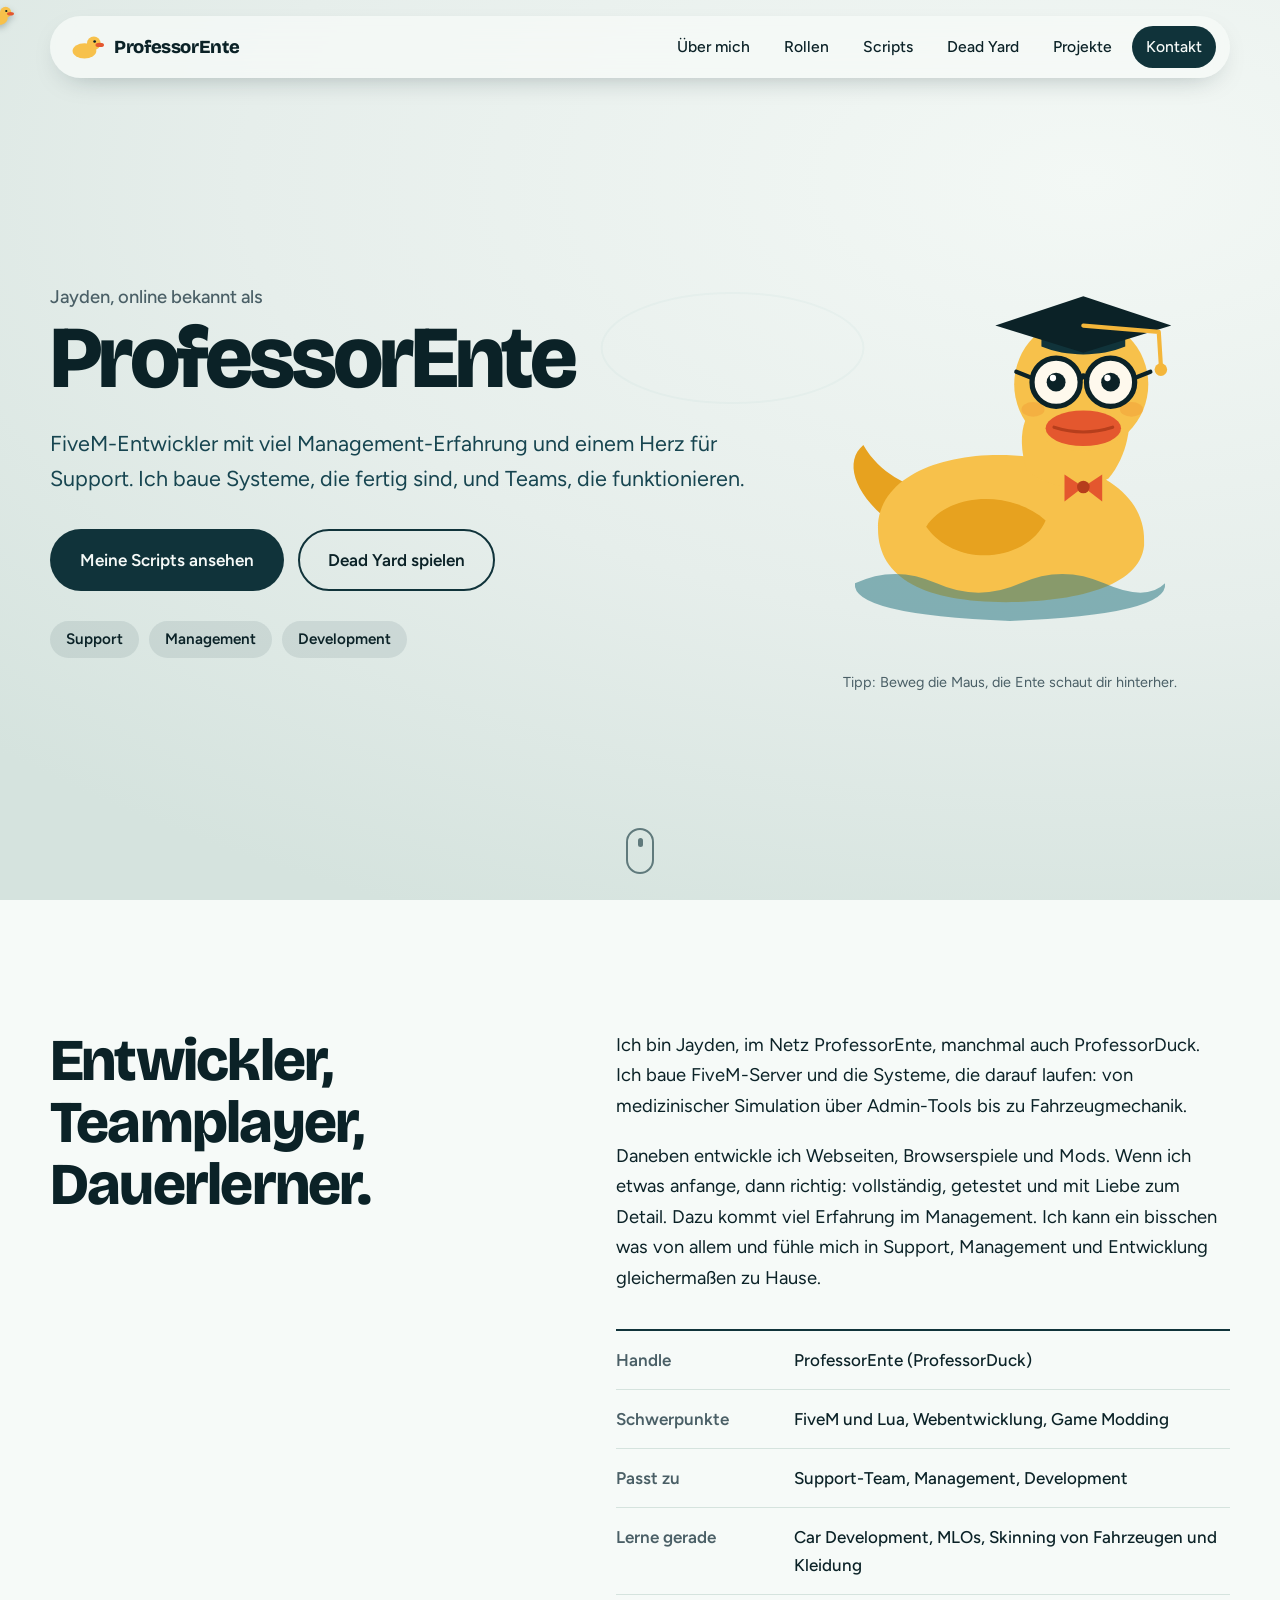
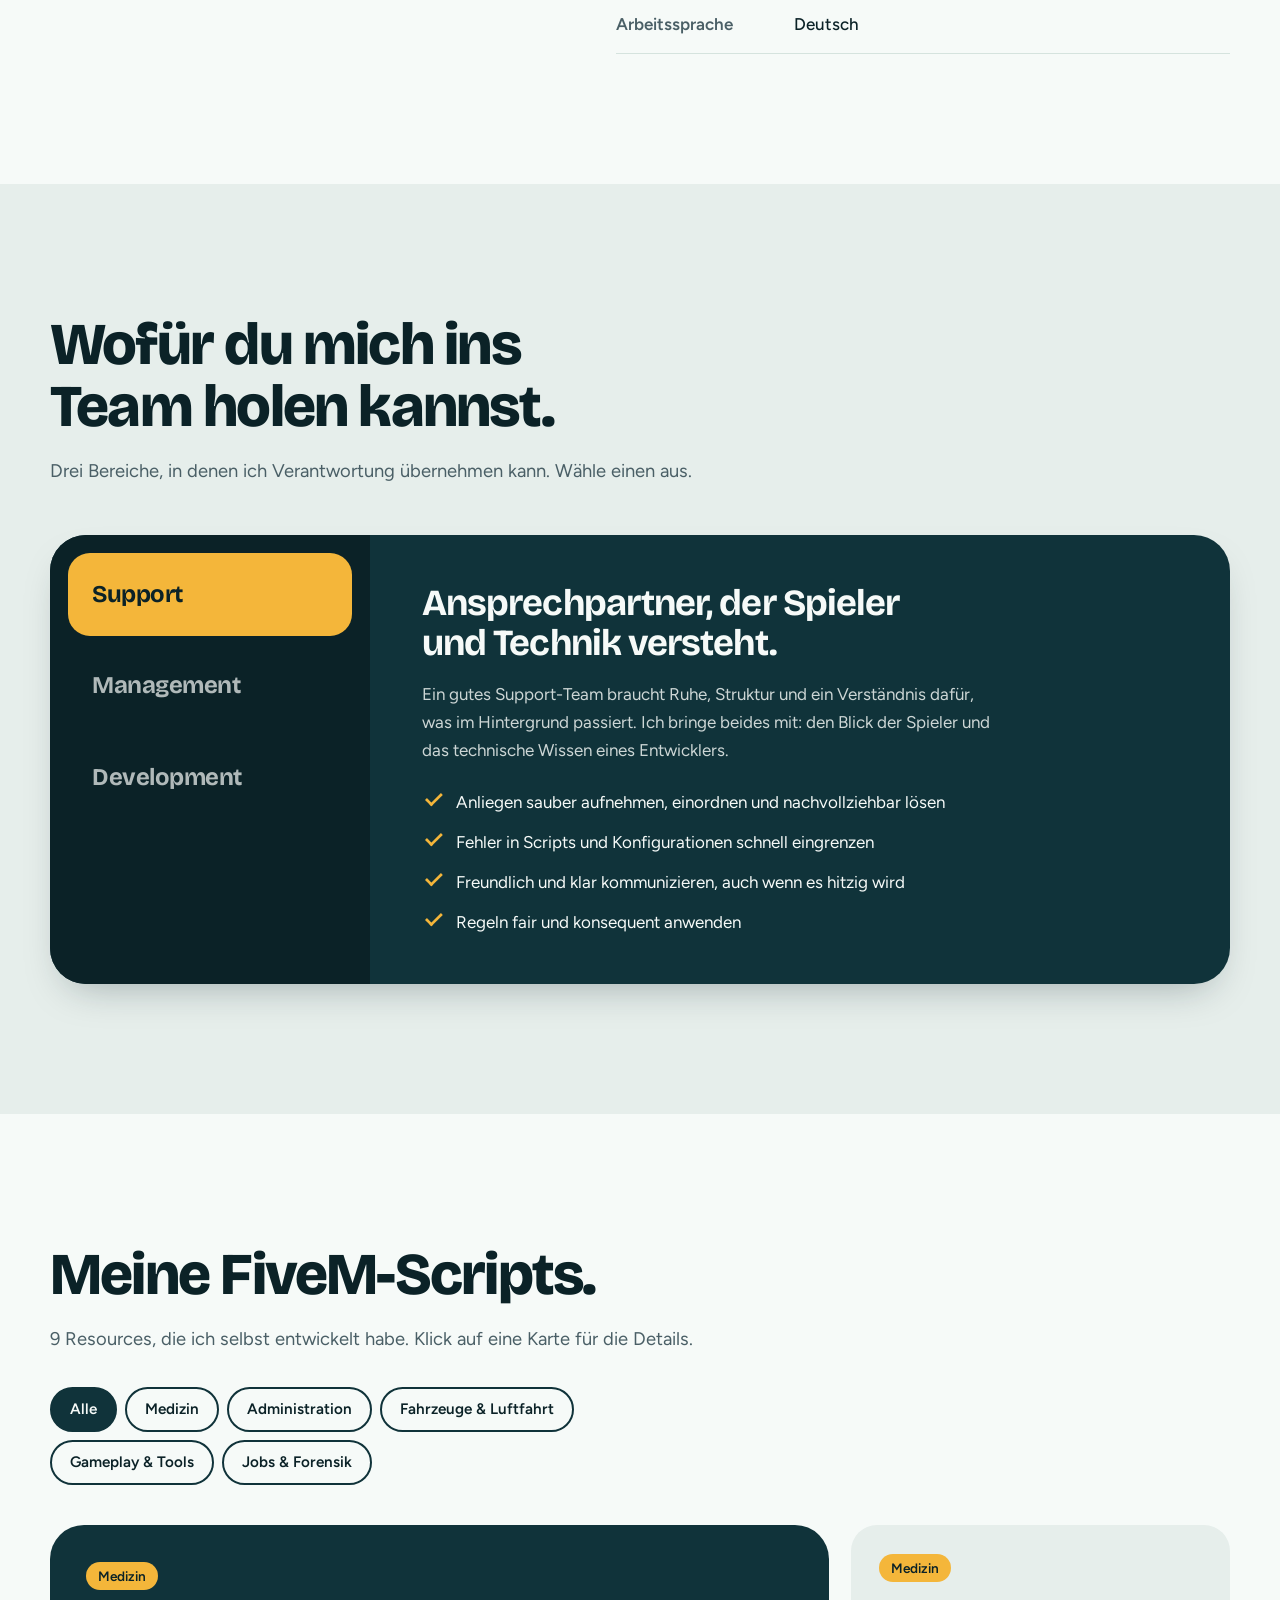
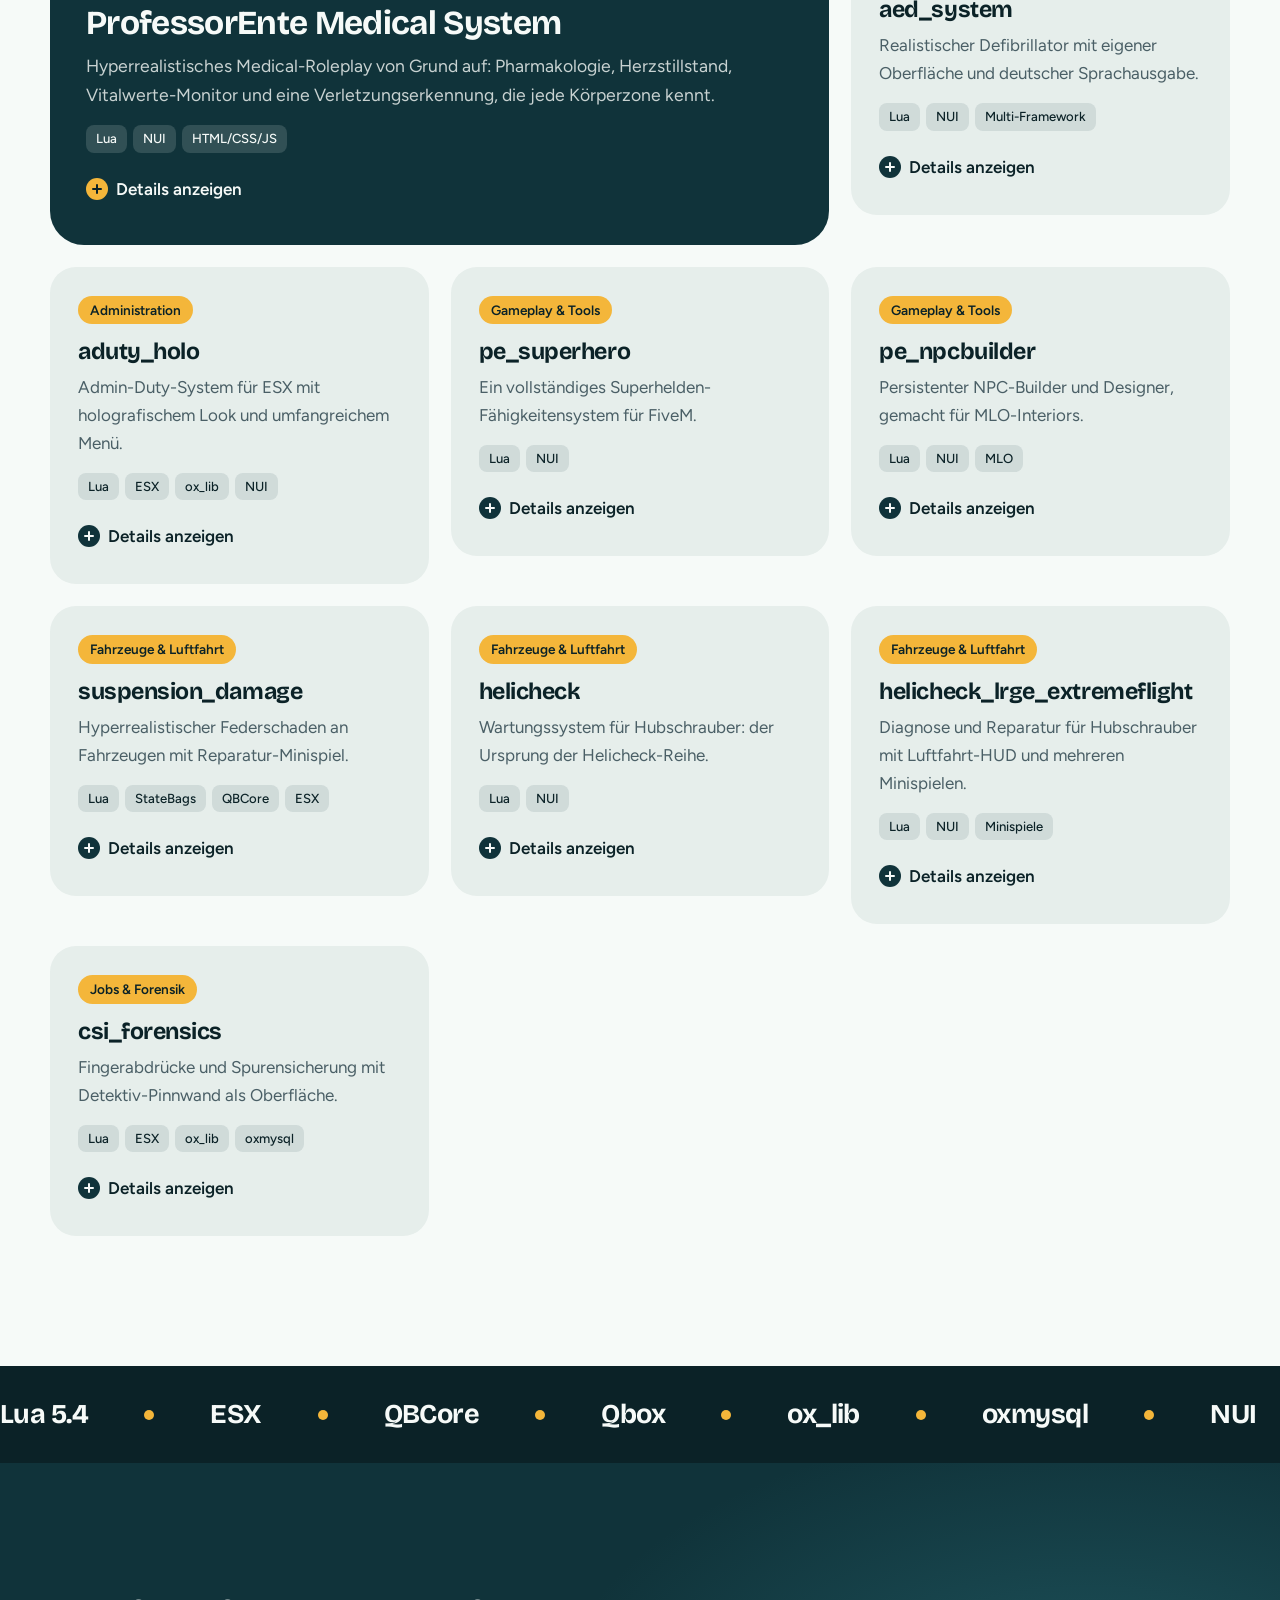
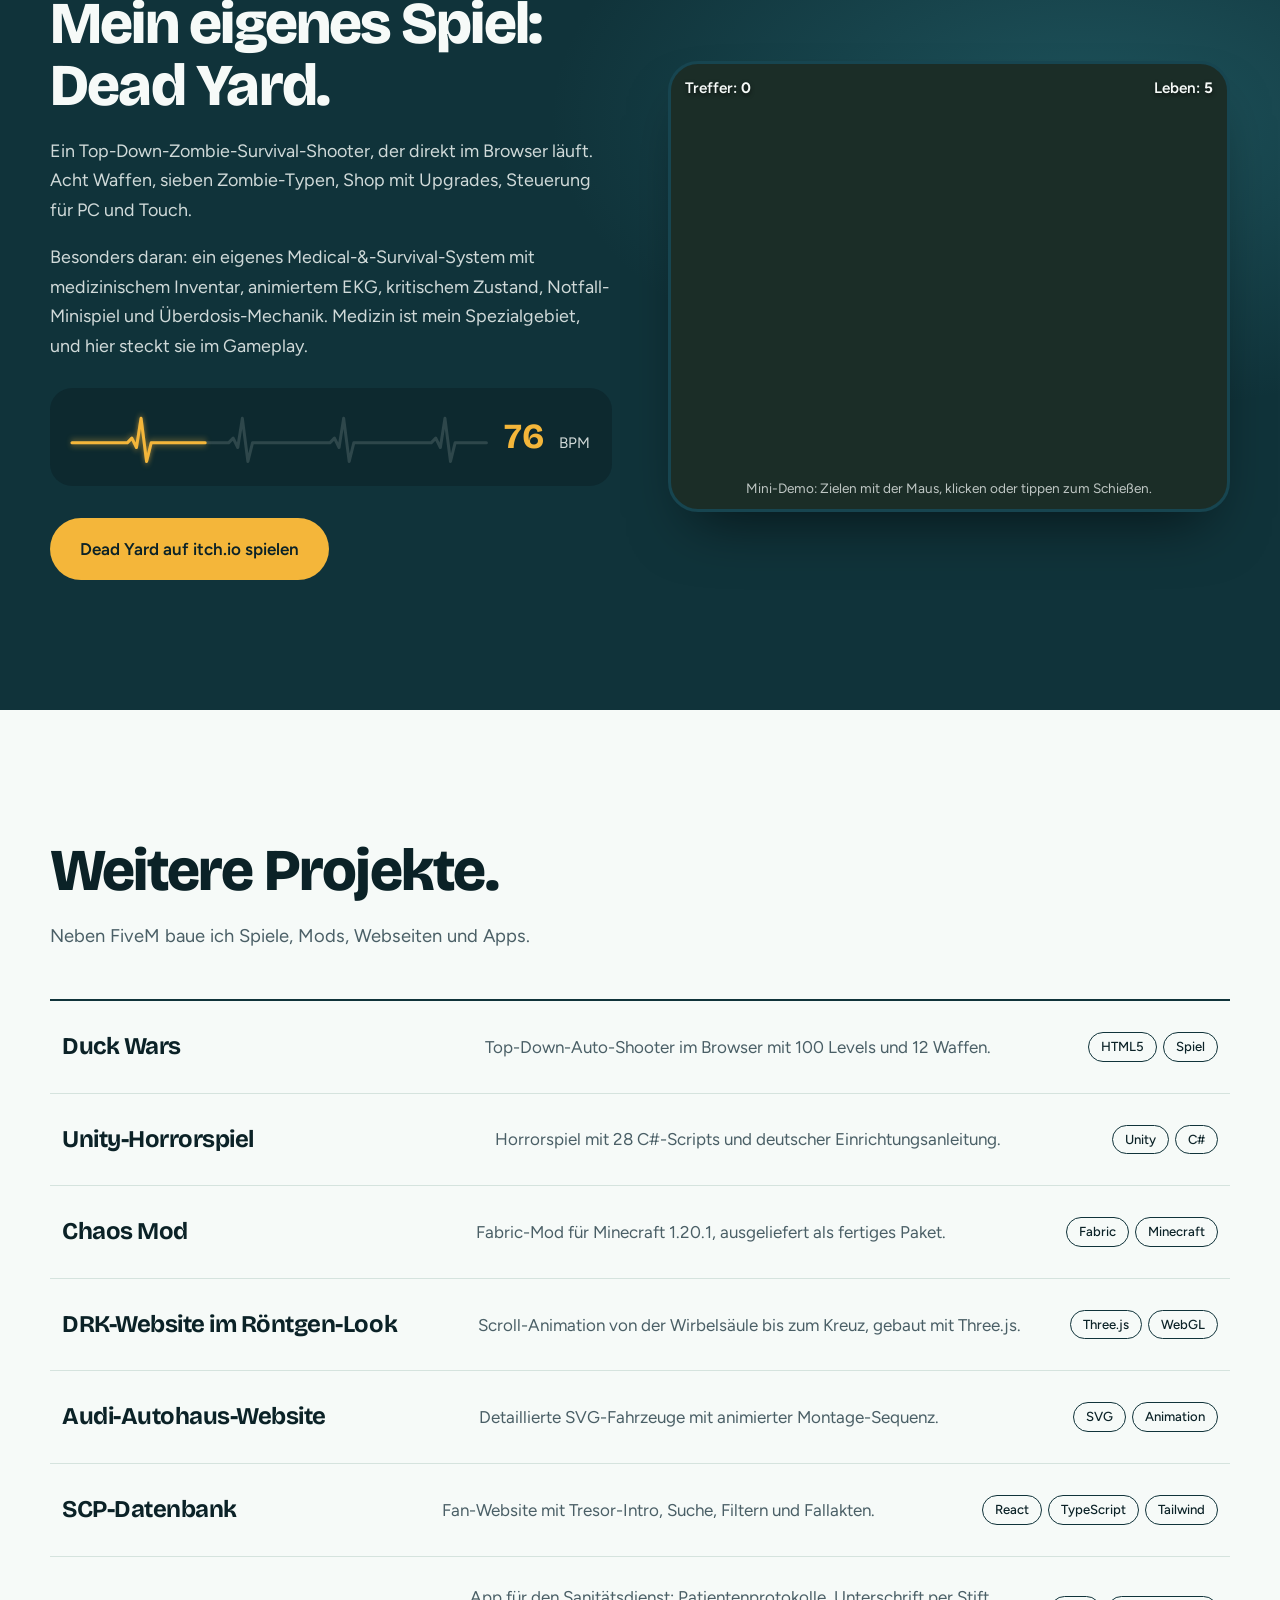
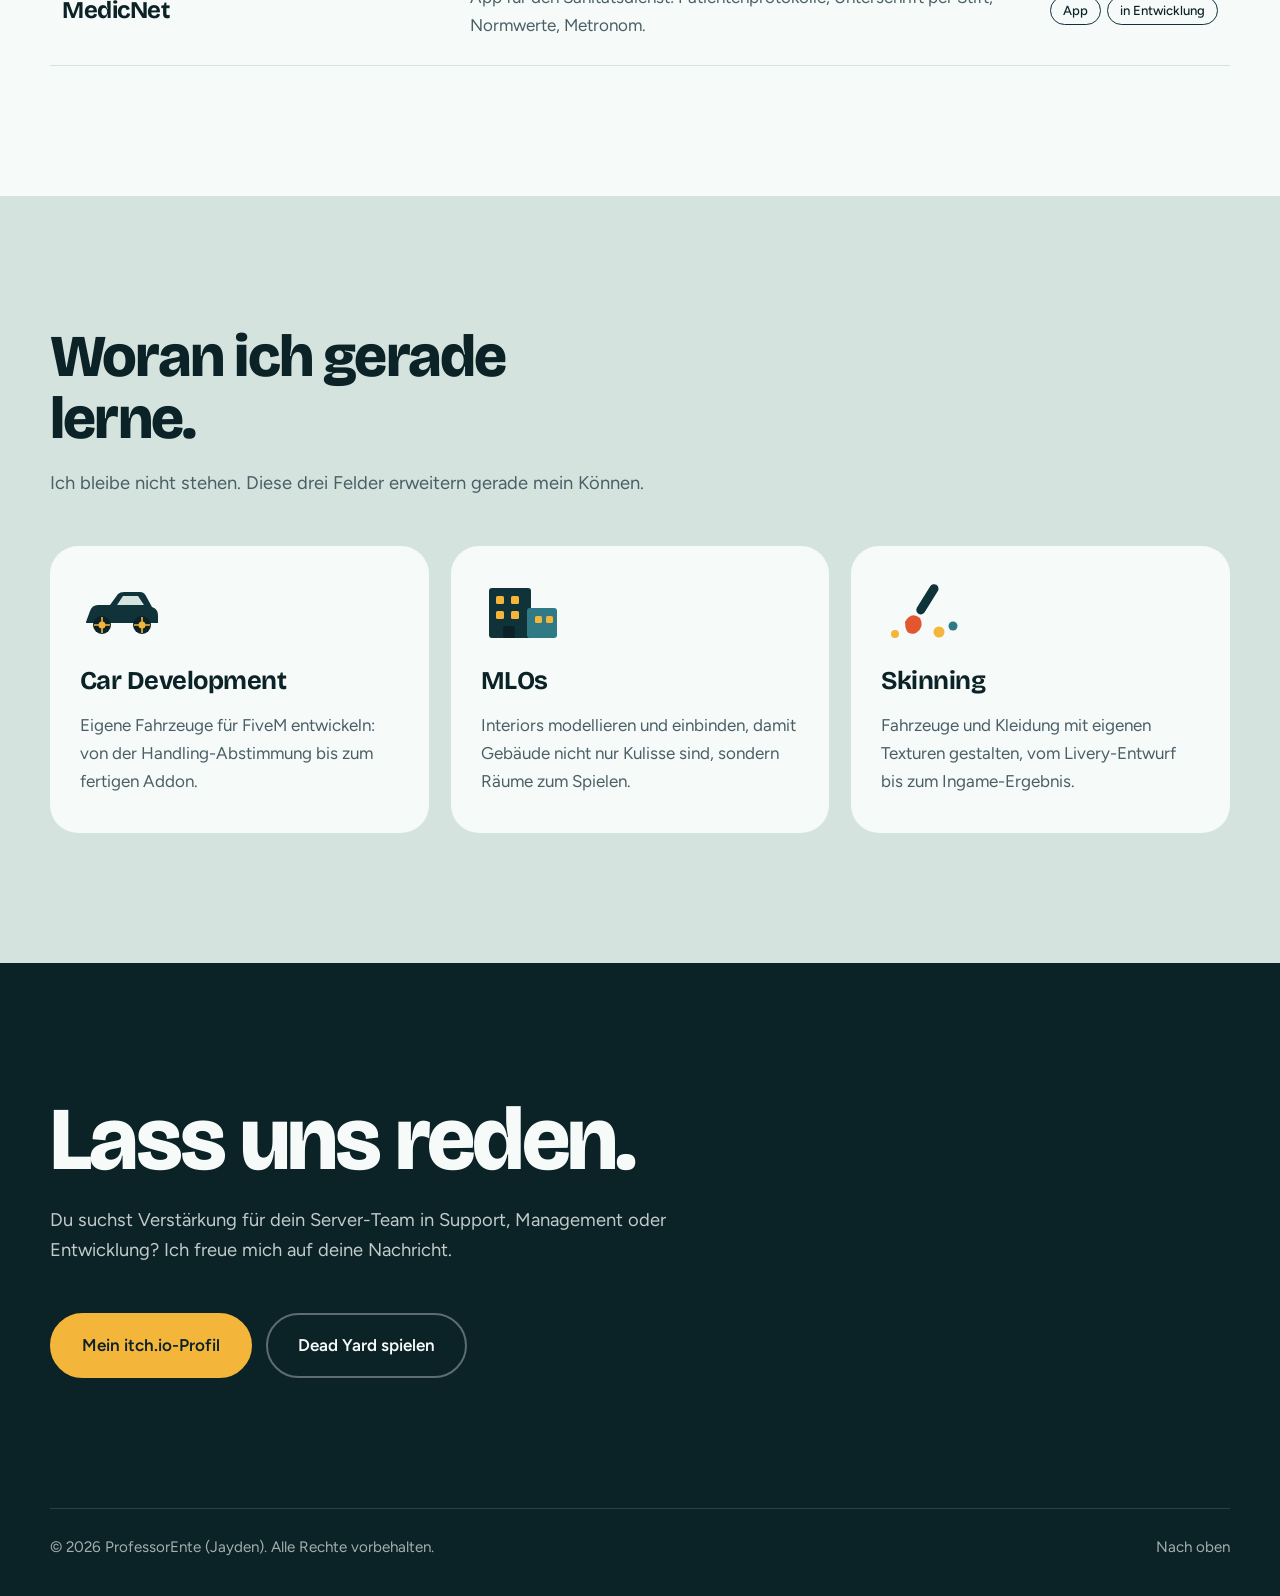
<file: professorente-site/index.html>
<!doctype html>
<!--
 ╔═══════════════════════════════════════════════════════════╗
 ║   P R O F E S S O R E N T E   ·   P O R T F O L I O       ║
 ║   Jayden aka ProfessorEnte – FiveM Developer              ║
 ╚═══════════════════════════════════════════════════════════╝
-->
<html lang="de">
<head>
  <meta charset="utf-8">
  <meta name="viewport" content="width=device-width, initial-scale=1">
  <title>ProfessorEnte – Jayden | FiveM Developer, Support und Management</title>
  <meta name="description" content="Jayden aka ProfessorEnte: FiveM-Entwickler mit viel Management-Erfahrung. Scripts, eigenes Spiel Dead Yard und Projekte für Server-Owner.">
  <meta name="theme-color" content="#10333A">
  <link rel="icon" href="assets/favicon.svg" type="image/svg+xml">
  <link rel="preconnect" href="https://fonts.googleapis.com">
  <link rel="preconnect" href="https://fonts.gstatic.com" crossorigin>
  <link href="https://fonts.googleapis.com/css2?family=Bricolage+Grotesque:opsz,wght@12..96,500;12..96,700;12..96,800&family=Figtree:wght@400;500;600&display=swap" rel="stylesheet">
  <link rel="stylesheet" href="css/style.css">
</head>
<body>

<div class="progress" aria-hidden="true">
  <div class="progress-bar" id="progressBar"></div>
  <svg class="progress-duck" id="progressDuck" viewBox="0 0 40 32"><ellipse cx="17" cy="21" rx="14" ry="9" fill="#F7C14B"/><circle cx="28" cy="12" r="8" fill="#F7C14B"/><ellipse cx="35" cy="14" rx="5" ry="2.6" fill="#E4572E"/><circle cx="29" cy="10" r="1.6" fill="#0B2227"/></svg>
</div>

<header class="nav" id="nav">
  <a class="brand" href="#top" aria-label="ProfessorEnte, nach oben">
    <svg viewBox="0 0 40 32" aria-hidden="true"><ellipse cx="17" cy="21" rx="14" ry="9" fill="#F7C14B"/><circle cx="28" cy="12" r="8" fill="#F7C14B"/><ellipse cx="35" cy="14" rx="5" ry="2.6" fill="#E4572E"/><circle cx="29" cy="10" r="1.6" fill="#0B2227"/></svg>
    <span>ProfessorEnte</span>
  </a>
  <button class="nav-toggle" id="navToggle" aria-label="Menü öffnen" aria-expanded="false" aria-controls="navLinks"><span></span><span></span></button>
  <nav class="nav-links" id="navLinks">
    <a href="#ueber-mich">Über mich</a>
    <a href="#rollen">Rollen</a>
    <a href="#scripts">Scripts</a>
    <a href="#dead-yard">Dead Yard</a>
    <a href="#projekte">Projekte</a>
    <a href="#kontakt" class="nav-cta">Kontakt</a>
  </nav>
</header>

<main id="top">

  <!-- HERO -->
  <section class="hero" id="hero">
    <canvas class="ripple-canvas" id="rippleCanvas" aria-hidden="true"></canvas>
    <div class="container hero-grid">
      <div class="hero-text">
        <p class="hero-aka" id="heroAka">Jayden, online bekannt als</p>
        <h1 class="hero-title" id="heroTitle" aria-label="ProfessorEnte">ProfessorEnte</h1>
        <p class="hero-lead" id="heroLead">FiveM-Entwickler mit viel Management-Erfahrung und einem Herz für Support. Ich baue Systeme, die fertig sind, und Teams, die funktionieren.</p>
        <div class="hero-actions" id="heroActions">
          <a class="btn btn-primary" href="#scripts">Meine Scripts ansehen</a>
          <a class="btn btn-ghost" href="https://professorente.itch.io/dead-yard" target="_blank" rel="noopener">Dead Yard spielen</a>
        </div>
        <ul class="hero-roles" id="heroRoles" aria-label="Rollen">
          <li>Support</li><li>Management</li><li>Development</li>
        </ul>
      </div>

      <div class="hero-duck" id="duckWrap">
        <svg id="duck" viewBox="0 0 420 400" role="img" aria-label="Die ProfessorEnte: eine Ente mit Doktorhut, Brille und Fliege">
          <g class="ripples">
            <ellipse class="rp rp1" cx="210" cy="332" rx="150" ry="20"/>
            <ellipse class="rp rp2" cx="210" cy="332" rx="150" ry="20"/>
            <ellipse class="rp rp3" cx="210" cy="332" rx="150" ry="20"/>
          </g>
          <g class="duck-drop" id="duckDrop">
            <g class="duck-bob">
              <path d="M94 262 C60 235 52 205 70 190 C86 218 112 228 134 236 Z" fill="#E7A21F"/>
              <path d="M84 270 C84 218 150 196 214 200 C290 204 342 236 338 286 C334 326 270 340 206 340 C130 340 84 318 84 270 Z" fill="#F7C14B"/>
              <path class="wing" d="M130 268 C150 236 210 232 244 262 C228 300 160 310 130 268 Z" fill="#E7A21F"/>
              <path d="M226 214 C214 176 226 150 250 140 L322 140 C328 170 322 200 304 222 C280 236 246 232 226 214 Z" fill="#F7C14B"/>
              <circle cx="278" cy="132" r="64" fill="#F7C14B"/>
              <ellipse cx="232" cy="156" rx="11" ry="7" fill="#F2A33A" opacity=".55"/>
              <ellipse cx="326" cy="156" rx="11" ry="7" fill="#F2A33A" opacity=".55"/>
              <ellipse cx="280" cy="174" rx="36" ry="17" fill="#E4572E"/>
              <path d="M252 173 Q280 182 308 173" stroke="#B63E1C" stroke-width="3" fill="none" stroke-linecap="round"/>
              <circle cx="254" cy="130" r="23" fill="#fff" fill-opacity=".9"/>
              <circle cx="306" cy="130" r="23" fill="#fff" fill-opacity=".9"/>
              <g class="pupil" id="pupilL"><circle cx="254" cy="130" r="9" fill="#0B2227"/><circle cx="251" cy="126" r="3" fill="#fff"/></g>
              <g class="pupil" id="pupilR"><circle cx="306" cy="130" r="9" fill="#0B2227"/><circle cx="303" cy="126" r="3" fill="#fff"/></g>
              <circle cx="254" cy="130" r="23" fill="none" stroke="#0B2227" stroke-width="5"/>
              <circle cx="306" cy="130" r="23" fill="none" stroke="#0B2227" stroke-width="5"/>
              <path d="M277 127 Q280 121 283 127" stroke="#0B2227" stroke-width="5" fill="none" stroke-linecap="round"/>
              <path d="M231 126 L216 120 M329 126 L344 120" stroke="#0B2227" stroke-width="4" stroke-linecap="round"/>
              <path d="M240 80 L240 96 C264 106 296 106 320 96 L320 80 Z" fill="#10333A"/>
              <polygon points="196,76 280,48 364,76 280,102" fill="#0B2227"/>
              <path class="tassel" d="M280 76 L352 82 L354 114" stroke="#F4B63A" stroke-width="4" fill="none" stroke-linecap="round" stroke-linejoin="round"/>
              <circle class="tassel" cx="354" cy="118" r="6" fill="#F4B63A"/>
              <polygon points="262,218 280,230 262,244" fill="#E4572E"/>
              <polygon points="298,218 280,230 298,244" fill="#E4572E"/>
              <circle cx="280" cy="230" r="6" fill="#B63E1C"/>
            </g>
            <path class="water-front" d="M62 322 Q100 304 140 322 T220 322 T300 322 T358 322 Q362 352 210 358 Q58 352 62 322 Z" fill="#2F7A85" fill-opacity=".55"/>
          </g>
        </svg>
        <p class="duck-hint" id="duckHint">Tipp: Beweg die Maus, die Ente schaut dir hinterher.</p>
      </div>
    </div>
    <a class="scroll-cue" href="#ueber-mich" aria-label="Zum nächsten Abschnitt"><span></span></a>
  </section>

  <!-- ÜBER MICH -->
  <section class="section about" id="ueber-mich">
    <div class="container about-grid">
      <div>
        <h2 class="h2 reveal-clip">Entwickler, Teamplayer, Dauerlerner.</h2>
      </div>
      <div class="about-body">
        <p class="reveal">Ich bin Jayden, im Netz ProfessorEnte, manchmal auch ProfessorDuck. Ich baue FiveM-Server und die Systeme, die darauf laufen: von medizinischer Simulation über Admin-Tools bis zu Fahrzeugmechanik.</p>
        <p class="reveal">Daneben entwickle ich Webseiten, Browserspiele und Mods. Wenn ich etwas anfange, dann richtig: vollständig, getestet und mit Liebe zum Detail. Dazu kommt viel Erfahrung im Management. Ich kann ein bisschen was von allem und fühle mich in Support, Management und Entwicklung gleichermaßen zu Hause.</p>
        <dl class="facts reveal">
          <div><dt>Handle</dt><dd>ProfessorEnte (ProfessorDuck)</dd></div>
          <div><dt>Schwerpunkte</dt><dd>FiveM und Lua, Webentwicklung, Game Modding</dd></div>
          <div><dt>Passt zu</dt><dd>Support-Team, Management, Development</dd></div>
          <div><dt>Lerne gerade</dt><dd>Car Development, MLOs, Skinning von Fahrzeugen und Kleidung</dd></div>
          <div><dt>Arbeitssprache</dt><dd>Deutsch</dd></div>
        </dl>
      </div>
    </div>
  </section>

  <!-- ROLLEN -->
  <section class="section roles" id="rollen">
    <div class="container">
      <h2 class="h2 reveal-clip">Wofür du mich ins Team holen kannst.</h2>
      <p class="section-lead reveal">Drei Bereiche, in denen ich Verantwortung übernehmen kann. Wähle einen aus.</p>
      <div class="roles-box">
        <div class="role-tabs" role="tablist" aria-label="Rollen" id="roleTabs"></div>
        <div class="role-panel" id="rolePanel" role="tabpanel" aria-live="polite"></div>
      </div>
    </div>
  </section>

  <!-- SCRIPTS -->
  <section class="section scripts" id="scripts">
    <div class="container">
      <div class="scripts-head">
        <div>
          <h2 class="h2 reveal-clip">Meine FiveM-Scripts.</h2>
          <p class="section-lead reveal"><span id="scriptCount">0</span> Resources, die ich selbst entwickelt habe. Klick auf eine Karte für die Details.</p>
        </div>
        <div class="chips" id="scriptFilters" role="group" aria-label="Scripts filtern"></div>
      </div>
      <div class="script-grid" id="scriptGrid"></div>
    </div>
  </section>

  <!-- MARQUEE -->
  <div class="marquee" aria-label="Werkzeugkasten">
    <div class="marquee-track" id="marqueeTrack"></div>
  </div>

  <!-- DEAD YARD -->
  <section class="section yard" id="dead-yard">
    <div class="container yard-grid">
      <div class="yard-copy">
        <h2 class="h2 reveal-clip">Mein eigenes Spiel: Dead Yard.</h2>
        <p class="reveal">Ein Top-Down-Zombie-Survival-Shooter, der direkt im Browser läuft. Acht Waffen, sieben Zombie-Typen, Shop mit Upgrades, Steuerung für PC und Touch.</p>
        <p class="reveal">Besonders daran: ein eigenes Medical-&-Survival-System mit medizinischem Inventar, animiertem EKG, kritischem Zustand, Notfall-Minispiel und Überdosis-Mechanik. Medizin ist mein Spezialgebiet, und hier steckt sie im Gameplay.</p>
        <div class="ecg-box reveal" aria-hidden="true">
          <svg viewBox="0 0 900 120" preserveAspectRatio="none" class="ecg">
            <path class="ecg-base" d="M0 70 H120 l10 -8 l10 16 l10 -50 l12 74 l10 -32 l10 0 H340 l10 -8 l10 16 l10 -50 l12 74 l10 -32 l10 0 H560 l10 -8 l10 16 l10 -50 l12 74 l10 -32 l10 0 H780 l10 -8 l10 16 l10 -50 l12 74 l10 -32 l10 0 H900"/>
            <path class="ecg-live" pathLength="1000" d="M0 70 H120 l10 -8 l10 16 l10 -50 l12 74 l10 -32 l10 0 H340 l10 -8 l10 16 l10 -50 l12 74 l10 -32 l10 0 H560 l10 -8 l10 16 l10 -50 l12 74 l10 -32 l10 0 H780 l10 -8 l10 16 l10 -50 l12 74 l10 -32 l10 0 H900"/>
          </svg>
          <p class="ecg-bpm"><strong id="bpm">74</strong> BPM</p>
        </div>
        <a class="btn btn-duck" href="https://professorente.itch.io/dead-yard" target="_blank" rel="noopener">Dead Yard auf itch.io spielen</a>
      </div>
      <div class="yard-demo reveal">
        <canvas id="yardCanvas" aria-label="Kleine Dead-Yard-Demo: Maus bewegen zum Zielen, klicken zum Schießen"></canvas>
        <div class="yard-hud"><span>Treffer: <b id="yardKills">0</b></span><span>Leben: <b id="yardLife">5</b></span></div>
        <p class="yard-hint" id="yardHint">Mini-Demo: Zielen mit der Maus, klicken oder tippen zum Schießen.</p>
      </div>
    </div>
  </section>

  <!-- WEITERE PROJEKTE -->
  <section class="section projects" id="projekte">
    <div class="container">
      <h2 class="h2 reveal-clip">Weitere Projekte.</h2>
      <p class="section-lead reveal">Neben FiveM baue ich Spiele, Mods, Webseiten und Apps.</p>
      <ul class="project-list" id="projectList"></ul>
    </div>
  </section>

  <!-- LERNE GERADE -->
  <section class="section learning" id="lerne-gerade">
    <div class="container">
      <h2 class="h2 reveal-clip">Woran ich gerade lerne.</h2>
      <p class="section-lead reveal">Ich bleibe nicht stehen. Diese drei Felder erweitern gerade mein Können.</p>
      <div class="learn-grid" id="learnGrid"></div>
    </div>
  </section>

  <!-- KONTAKT -->
  <section class="section contact" id="kontakt">
    <div class="container contact-inner">
      <h2 class="h2 reveal-clip">Lass uns reden.</h2>
      <p class="section-lead reveal">Du suchst Verstärkung für dein Server-Team in Support, Management oder Entwicklung? Ich freue mich auf deine Nachricht.</p>
      <div class="contact-links" id="contactLinks"></div>
    </div>
  </section>

</main>

<footer class="footer">
  <div class="container footer-inner">
    <p>© <span id="year">2026</span> ProfessorEnte (Jayden). Alle Rechte vorbehalten.</p>
    <a href="#top">Nach oben</a>
  </div>
</footer>

<script src="js/config.js"></script>
<script src="js/data.js"></script>
<script src="js/main.js"></script>
</body>
</html>
</file>
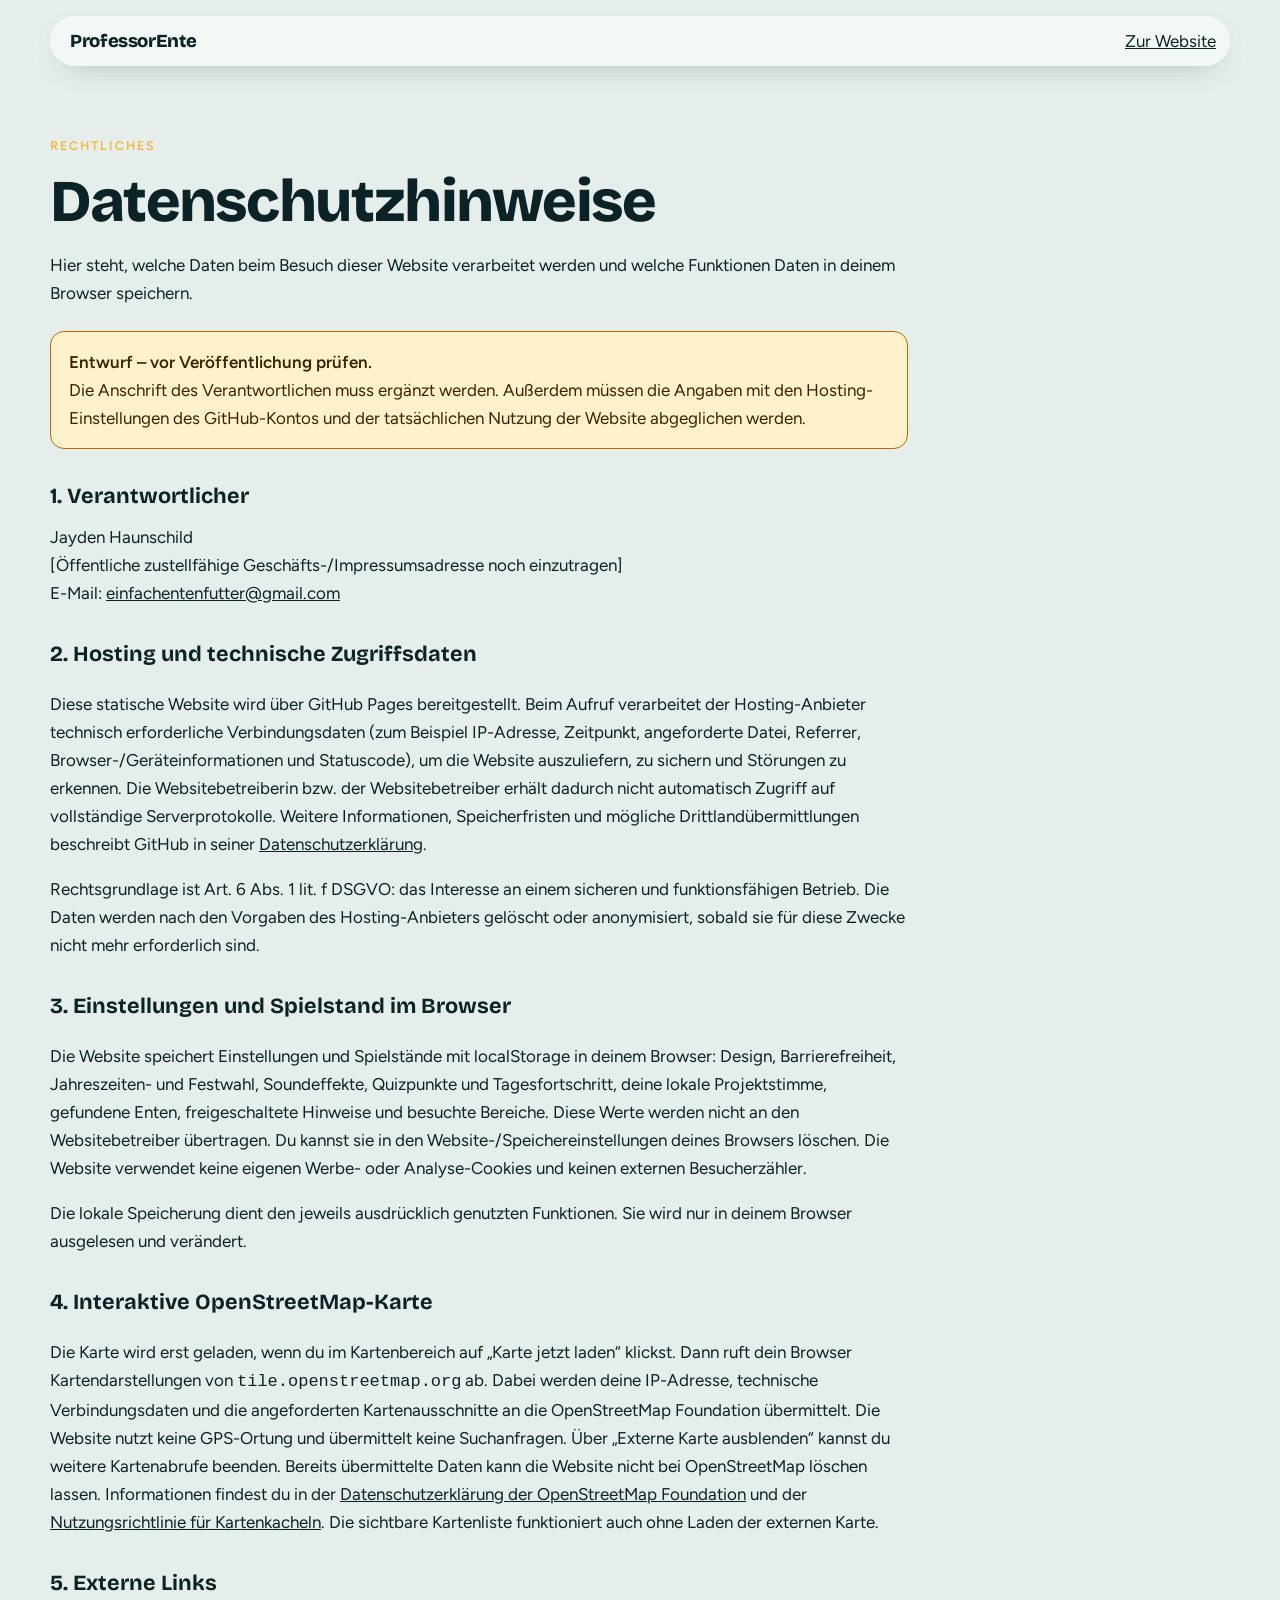
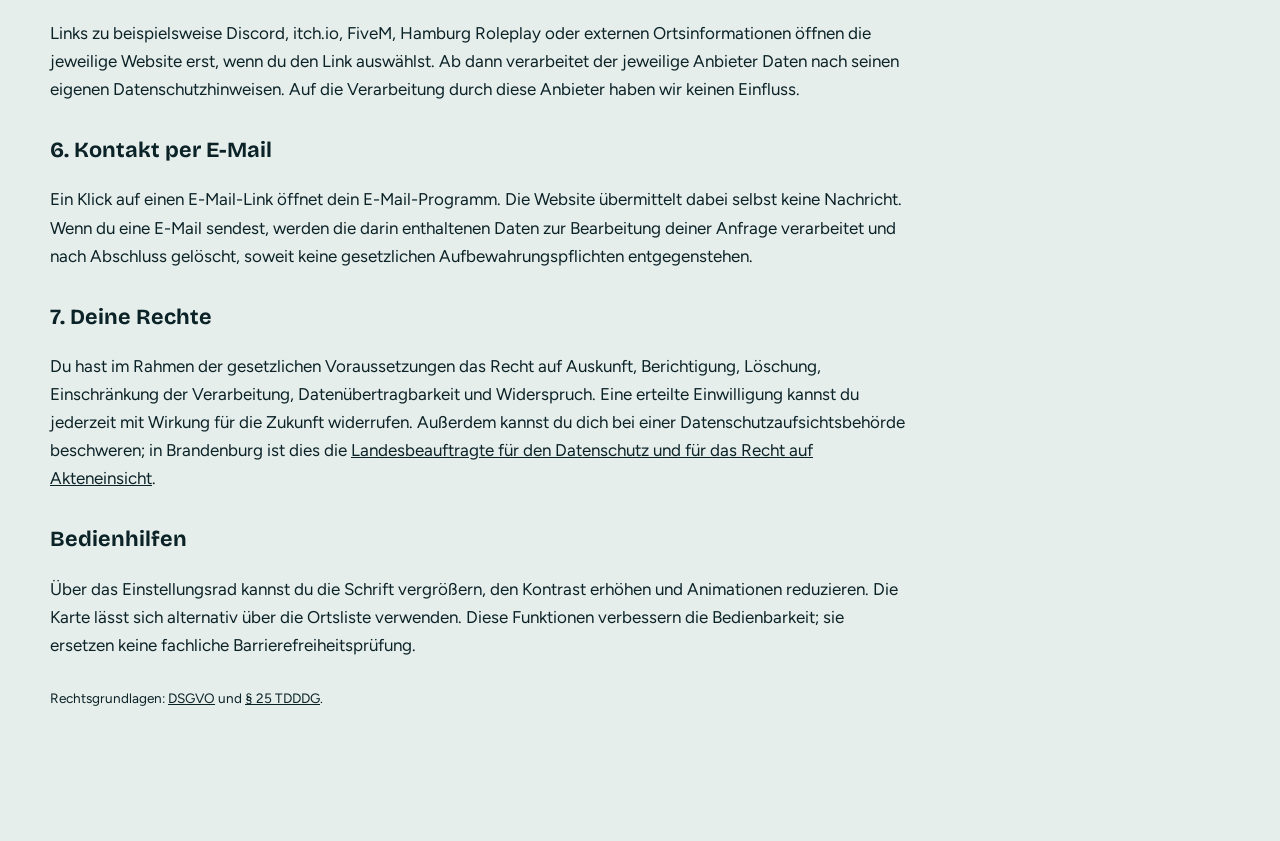
<file: datenschutz.html>
<!doctype html>
<html lang="de">
<head>
  <meta charset="utf-8">
  <meta name="viewport" content="width=device-width, initial-scale=1">
  <meta name="robots" content="noindex, nofollow">
  <title>Datenschutz – ProfessorEnte</title>
  <meta name="description" content="Datenschutzhinweise zur Website ProfessorEnte.">
  <link rel="stylesheet" href="css/style.css?v=20261111-no-followduck1">
</head>
<body class="legal-page">
  <header class="nav legal-nav"><a class="brand" href="index.html">ProfessorEnte</a><a href="index.html">Zur Website</a></header>
  <main class="container legal-content">
    <p class="eyebrow">RECHTLICHES</p>
    <h1 class="h2">Datenschutzhinweise</h1>
    <p>Hier steht, welche Daten beim Besuch dieser Website verarbeitet werden und welche Funktionen Daten in deinem Browser speichern.</p>
    <aside class="legal-incomplete"><strong>Entwurf – vor Veröffentlichung prüfen.</strong><br>Die Anschrift des Verantwortlichen muss ergänzt werden. Außerdem müssen die Angaben mit den Hosting-Einstellungen des GitHub-Kontos und der tatsächlichen Nutzung der Website abgeglichen werden.</aside>
    <h2>1. Verantwortlicher</h2>
    <address>Jayden Haunschild<br>[Öffentliche zustellfähige Geschäfts-/Impressumsadresse noch einzutragen]<br>E-Mail: <a href="mailto:einfachentenfutter@gmail.com">einfachentenfutter@gmail.com</a></address>
    <h2>2. Hosting und technische Zugriffsdaten</h2>
    <p>Diese statische Website wird über GitHub Pages bereitgestellt. Beim Aufruf verarbeitet der Hosting-Anbieter technisch erforderliche Verbindungsdaten (zum Beispiel IP-Adresse, Zeitpunkt, angeforderte Datei, Referrer, Browser-/Geräteinformationen und Statuscode), um die Website auszuliefern, zu sichern und Störungen zu erkennen. Die Websitebetreiberin bzw. der Websitebetreiber erhält dadurch nicht automatisch Zugriff auf vollständige Serverprotokolle. Weitere Informationen, Speicherfristen und mögliche Drittlandübermittlungen beschreibt GitHub in seiner <a href="https://docs.github.com/en/site-policy/privacy-policies/github-general-privacy-statement" target="_blank" rel="noopener">Datenschutzerklärung</a>.</p>
    <p>Rechtsgrundlage ist Art. 6 Abs. 1 lit. f DSGVO: das Interesse an einem sicheren und funktionsfähigen Betrieb. Die Daten werden nach den Vorgaben des Hosting-Anbieters gelöscht oder anonymisiert, sobald sie für diese Zwecke nicht mehr erforderlich sind.</p>
    <h2>3. Einstellungen und Spielstand im Browser</h2>
    <p>Die Website speichert Einstellungen und Spielstände mit localStorage in deinem Browser: Design, Barrierefreiheit, Jahreszeiten- und Festwahl, Soundeffekte, Quizpunkte und Tagesfortschritt, deine lokale Projektstimme, gefundene Enten, freigeschaltete Hinweise und besuchte Bereiche. Diese Werte werden nicht an den Websitebetreiber übertragen. Du kannst sie in den Website-/Speichereinstellungen deines Browsers löschen. Die Website verwendet keine eigenen Werbe- oder Analyse-Cookies und keinen externen Besucherzähler.</p>
    <p>Die lokale Speicherung dient den jeweils ausdrücklich genutzten Funktionen. Sie wird nur in deinem Browser ausgelesen und verändert.</p>
    <h2>4. Interaktive OpenStreetMap-Karte</h2>
    <p>Die Karte wird erst geladen, wenn du im Kartenbereich auf „Karte jetzt laden“ klickst. Dann ruft dein Browser Kartendarstellungen von <code>tile.openstreetmap.org</code> ab. Dabei werden deine IP-Adresse, technische Verbindungsdaten und die angeforderten Kartenausschnitte an die OpenStreetMap Foundation übermittelt. Die Website nutzt keine GPS-Ortung und übermittelt keine Suchanfragen. Über „Externe Karte ausblenden“ kannst du weitere Kartenabrufe beenden. Bereits übermittelte Daten kann die Website nicht bei OpenStreetMap löschen lassen. Informationen findest du in der <a href="https://osmfoundation.org/wiki/Privacy_Policy" target="_blank" rel="noopener">Datenschutzerklärung der OpenStreetMap Foundation</a> und der <a href="https://operations.osmfoundation.org/policies/tiles/" target="_blank" rel="noopener">Nutzungsrichtlinie für Kartenkacheln</a>. Die sichtbare Kartenliste funktioniert auch ohne Laden der externen Karte.</p>
    <h2>5. Externe Links</h2>
    <p>Links zu beispielsweise Discord, itch.io, FiveM, Hamburg Roleplay oder externen Ortsinformationen öffnen die jeweilige Website erst, wenn du den Link auswählst. Ab dann verarbeitet der jeweilige Anbieter Daten nach seinen eigenen Datenschutzhinweisen. Auf die Verarbeitung durch diese Anbieter haben wir keinen Einfluss.</p>
    <h2>6. Kontakt per E-Mail</h2>
    <p>Ein Klick auf einen E-Mail-Link öffnet dein E-Mail-Programm. Die Website übermittelt dabei selbst keine Nachricht. Wenn du eine E-Mail sendest, werden die darin enthaltenen Daten zur Bearbeitung deiner Anfrage verarbeitet und nach Abschluss gelöscht, soweit keine gesetzlichen Aufbewahrungspflichten entgegenstehen.</p>
    <h2>7. Deine Rechte</h2>
    <p>Du hast im Rahmen der gesetzlichen Voraussetzungen das Recht auf Auskunft, Berichtigung, Löschung, Einschränkung der Verarbeitung, Datenübertragbarkeit und Widerspruch. Eine erteilte Einwilligung kannst du jederzeit mit Wirkung für die Zukunft widerrufen. Außerdem kannst du dich bei einer Datenschutzaufsichtsbehörde beschweren; in Brandenburg ist dies die <a href="https://www.lda.brandenburg.de/lda/de/service/formulare-und-musterschreiben/beschwerdeformular/" target="_blank" rel="noopener">Landesbeauftragte für den Datenschutz und für das Recht auf Akteneinsicht</a>.</p>
    <h2 id="barrierefreiheit">Bedienhilfen</h2>
    <p>Über das Einstellungsrad kannst du die Schrift vergrößern, den Kontrast erhöhen und Animationen reduzieren. Die Karte lässt sich alternativ über die Ortsliste verwenden. Diese Funktionen verbessern die Bedienbarkeit; sie ersetzen keine fachliche Barrierefreiheitsprüfung.</p>
    <p class="legal-source">Rechtsgrundlagen: <a href="https://eur-lex.europa.eu/eli/reg/2016/679/oj?locale=de" target="_blank" rel="noopener">DSGVO</a> und <a href="https://www.gesetze-im-internet.de/ttdsg/__25.html" target="_blank" rel="noopener">§ 25 TDDDG</a>.</p>
  </main>
</body>
</html>
</file>
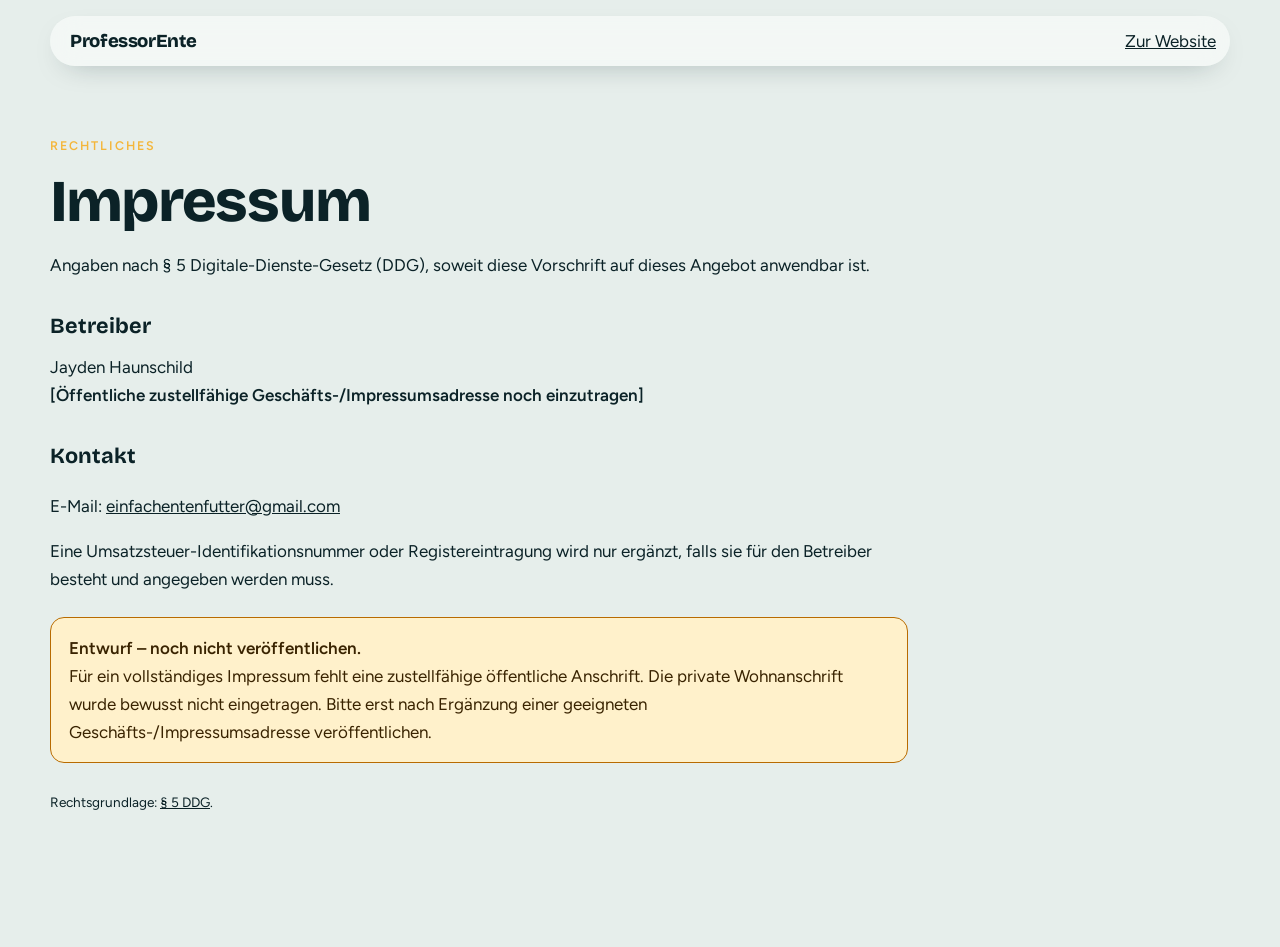
<file: impressum.html>
<!doctype html>
<html lang="de">
<head>
  <meta charset="utf-8">
  <meta name="viewport" content="width=device-width, initial-scale=1">
  <meta name="robots" content="noindex, nofollow">
  <title>Impressum – ProfessorEnte</title>
  <meta name="description" content="Impressum der Website ProfessorEnte.">
  <link rel="stylesheet" href="css/style.css?v=20261111-no-followduck1">
</head>
<body class="legal-page">
  <header class="nav legal-nav"><a class="brand" href="index.html">ProfessorEnte</a><a href="index.html">Zur Website</a></header>
  <main class="container legal-content">
    <p class="eyebrow">RECHTLICHES</p>
    <h1 class="h2">Impressum</h1>
    <p>Angaben nach § 5 Digitale-Dienste-Gesetz (DDG), soweit diese Vorschrift auf dieses Angebot anwendbar ist.</p>
    <h2>Betreiber</h2>
    <address>Jayden Haunschild<br><strong>[Öffentliche zustellfähige Geschäfts-/Impressumsadresse noch einzutragen]</strong></address>
    <h2>Kontakt</h2>
    <p>E-Mail: <a href="mailto:einfachentenfutter@gmail.com">einfachentenfutter@gmail.com</a></p>
    <p>Eine Umsatzsteuer-Identifikationsnummer oder Registereintragung wird nur ergänzt, falls sie für den Betreiber besteht und angegeben werden muss.</p>
    <aside class="legal-incomplete"><strong>Entwurf – noch nicht veröffentlichen.</strong><br>Für ein vollständiges Impressum fehlt eine zustellfähige öffentliche Anschrift. Die private Wohnanschrift wurde bewusst nicht eingetragen. Bitte erst nach Ergänzung einer geeigneten Geschäfts-/Impressumsadresse veröffentlichen.</aside>
    <p class="legal-source">Rechtsgrundlage: <a href="https://www.gesetze-im-internet.de/ddg/__5.html" rel="noopener">§ 5 DDG</a>.</p>
  </main>
</body>
</html>
</file>
<file: assets/vendor/leaflet/leaflet.css>
/* required styles */

.leaflet-pane,
.leaflet-tile,
.leaflet-marker-icon,
.leaflet-marker-shadow,
.leaflet-tile-container,
.leaflet-pane > svg,
.leaflet-pane > canvas,
.leaflet-zoom-box,
.leaflet-image-layer,
.leaflet-layer {
	position: absolute;
	left: 0;
	top: 0;
	}
.leaflet-container {
	overflow: hidden;
	}
.leaflet-tile,
.leaflet-marker-icon,
.leaflet-marker-shadow {
	-webkit-user-select: none;
	   -moz-user-select: none;
	        user-select: none;
	  -webkit-user-drag: none;
	}
/* Prevents IE11 from highlighting tiles in blue */
.leaflet-tile::selection {
	background: transparent;
}
/* Safari renders non-retina tile on retina better with this, but Chrome is worse */
.leaflet-safari .leaflet-tile {
	image-rendering: -webkit-optimize-contrast;
	}
/* hack that prevents hw layers "stretching" when loading new tiles */
.leaflet-safari .leaflet-tile-container {
	width: 1600px;
	height: 1600px;
	-webkit-transform-origin: 0 0;
	}
.leaflet-marker-icon,
.leaflet-marker-shadow {
	display: block;
	}
/* .leaflet-container svg: reset svg max-width decleration shipped in Joomla! (joomla.org) 3.x */
/* .leaflet-container img: map is broken in FF if you have max-width: 100% on tiles */
.leaflet-container .leaflet-overlay-pane svg {
	max-width: none !important;
	max-height: none !important;
	}
.leaflet-container .leaflet-marker-pane img,
.leaflet-container .leaflet-shadow-pane img,
.leaflet-container .leaflet-tile-pane img,
.leaflet-container img.leaflet-image-layer,
.leaflet-container .leaflet-tile {
	max-width: none !important;
	max-height: none !important;
	width: auto;
	padding: 0;
	}

.leaflet-container img.leaflet-tile {
	/* See: https://bugs.chromium.org/p/chromium/issues/detail?id=600120 */
	mix-blend-mode: plus-lighter;
}

.leaflet-container.leaflet-touch-zoom {
	-ms-touch-action: pan-x pan-y;
	touch-action: pan-x pan-y;
	}
.leaflet-container.leaflet-touch-drag {
	-ms-touch-action: pinch-zoom;
	/* Fallback for FF which doesn't support pinch-zoom */
	touch-action: none;
	touch-action: pinch-zoom;
}
.leaflet-container.leaflet-touch-drag.leaflet-touch-zoom {
	-ms-touch-action: none;
	touch-action: none;
}
.leaflet-container {
	-webkit-tap-highlight-color: transparent;
}
.leaflet-container a {
	-webkit-tap-highlight-color: rgba(51, 181, 229, 0.4);
}
.leaflet-tile {
	filter: inherit;
	visibility: hidden;
	}
.leaflet-tile-loaded {
	visibility: inherit;
	}
.leaflet-zoom-box {
	width: 0;
	height: 0;
	-moz-box-sizing: border-box;
	     box-sizing: border-box;
	z-index: 800;
	}
/* workaround for https://bugzilla.mozilla.org/show_bug.cgi?id=888319 */
.leaflet-overlay-pane svg {
	-moz-user-select: none;
	}

.leaflet-pane         { z-index: 400; }

.leaflet-tile-pane    { z-index: 200; }
.leaflet-overlay-pane { z-index: 400; }
.leaflet-shadow-pane  { z-index: 500; }
.leaflet-marker-pane  { z-index: 600; }
.leaflet-tooltip-pane   { z-index: 650; }
.leaflet-popup-pane   { z-index: 700; }

.leaflet-map-pane canvas { z-index: 100; }
.leaflet-map-pane svg    { z-index: 200; }

.leaflet-vml-shape {
	width: 1px;
	height: 1px;
	}
.lvml {
	behavior: url(#default#VML);
	display: inline-block;
	position: absolute;
	}


/* control positioning */

.leaflet-control {
	position: relative;
	z-index: 800;
	pointer-events: visiblePainted; /* IE 9-10 doesn't have auto */
	pointer-events: auto;
	}
.leaflet-top,
.leaflet-bottom {
	position: absolute;
	z-index: 1000;
	pointer-events: none;
	}
.leaflet-top {
	top: 0;
	}
.leaflet-right {
	right: 0;
	}
.leaflet-bottom {
	bottom: 0;
	}
.leaflet-left {
	left: 0;
	}
.leaflet-control {
	float: left;
	clear: both;
	}
.leaflet-right .leaflet-control {
	float: right;
	}
.leaflet-top .leaflet-control {
	margin-top: 10px;
	}
.leaflet-bottom .leaflet-control {
	margin-bottom: 10px;
	}
.leaflet-left .leaflet-control {
	margin-left: 10px;
	}
.leaflet-right .leaflet-control {
	margin-right: 10px;
	}


/* zoom and fade animations */

.leaflet-fade-anim .leaflet-popup {
	opacity: 0;
	-webkit-transition: opacity 0.2s linear;
	   -moz-transition: opacity 0.2s linear;
	        transition: opacity 0.2s linear;
	}
.leaflet-fade-anim .leaflet-map-pane .leaflet-popup {
	opacity: 1;
	}
.leaflet-zoom-animated {
	-webkit-transform-origin: 0 0;
	    -ms-transform-origin: 0 0;
	        transform-origin: 0 0;
	}
svg.leaflet-zoom-animated {
	will-change: transform;
}

.leaflet-zoom-anim .leaflet-zoom-animated {
	-webkit-transition: -webkit-transform 0.25s cubic-bezier(0,0,0.25,1);
	   -moz-transition:    -moz-transform 0.25s cubic-bezier(0,0,0.25,1);
	        transition:         transform 0.25s cubic-bezier(0,0,0.25,1);
	}
.leaflet-zoom-anim .leaflet-tile,
.leaflet-pan-anim .leaflet-tile {
	-webkit-transition: none;
	   -moz-transition: none;
	        transition: none;
	}

.leaflet-zoom-anim .leaflet-zoom-hide {
	visibility: hidden;
	}


/* cursors */

.leaflet-interactive {
	cursor: pointer;
	}
.leaflet-grab {
	cursor: -webkit-grab;
	cursor:    -moz-grab;
	cursor:         grab;
	}
.leaflet-crosshair,
.leaflet-crosshair .leaflet-interactive {
	cursor: crosshair;
	}
.leaflet-popup-pane,
.leaflet-control {
	cursor: auto;
	}
.leaflet-dragging .leaflet-grab,
.leaflet-dragging .leaflet-grab .leaflet-interactive,
.leaflet-dragging .leaflet-marker-draggable {
	cursor: move;
	cursor: -webkit-grabbing;
	cursor:    -moz-grabbing;
	cursor:         grabbing;
	}

/* marker & overlays interactivity */
.leaflet-marker-icon,
.leaflet-marker-shadow,
.leaflet-image-layer,
.leaflet-pane > svg path,
.leaflet-tile-container {
	pointer-events: none;
	}

.leaflet-marker-icon.leaflet-interactive,
.leaflet-image-layer.leaflet-interactive,
.leaflet-pane > svg path.leaflet-interactive,
svg.leaflet-image-layer.leaflet-interactive path {
	pointer-events: visiblePainted; /* IE 9-10 doesn't have auto */
	pointer-events: auto;
	}

/* visual tweaks */

.leaflet-container {
	background: #ddd;
	outline-offset: 1px;
	}
.leaflet-container a {
	color: #0078A8;
	}
.leaflet-zoom-box {
	border: 2px dotted #38f;
	background: rgba(255,255,255,0.5);
	}


/* general typography */
.leaflet-container {
	font-family: "Helvetica Neue", Arial, Helvetica, sans-serif;
	font-size: 12px;
	font-size: 0.75rem;
	line-height: 1.5;
	}


/* general toolbar styles */

.leaflet-bar {
	box-shadow: 0 1px 5px rgba(0,0,0,0.65);
	border-radius: 4px;
	}
.leaflet-bar a {
	background-color: #fff;
	border-bottom: 1px solid #ccc;
	width: 26px;
	height: 26px;
	line-height: 26px;
	display: block;
	text-align: center;
	text-decoration: none;
	color: black;
	}
.leaflet-bar a,
.leaflet-control-layers-toggle {
	background-position: 50% 50%;
	background-repeat: no-repeat;
	display: block;
	}
.leaflet-bar a:hover,
.leaflet-bar a:focus {
	background-color: #f4f4f4;
	}
.leaflet-bar a:first-child {
	border-top-left-radius: 4px;
	border-top-right-radius: 4px;
	}
.leaflet-bar a:last-child {
	border-bottom-left-radius: 4px;
	border-bottom-right-radius: 4px;
	border-bottom: none;
	}
.leaflet-bar a.leaflet-disabled {
	cursor: default;
	background-color: #f4f4f4;
	color: #bbb;
	}

.leaflet-touch .leaflet-bar a {
	width: 30px;
	height: 30px;
	line-height: 30px;
	}
.leaflet-touch .leaflet-bar a:first-child {
	border-top-left-radius: 2px;
	border-top-right-radius: 2px;
	}
.leaflet-touch .leaflet-bar a:last-child {
	border-bottom-left-radius: 2px;
	border-bottom-right-radius: 2px;
	}

/* zoom control */

.leaflet-control-zoom-in,
.leaflet-control-zoom-out {
	font: bold 18px 'Lucida Console', Monaco, monospace;
	text-indent: 1px;
	}

.leaflet-touch .leaflet-control-zoom-in, .leaflet-touch .leaflet-control-zoom-out  {
	font-size: 22px;
	}


/* layers control */

.leaflet-control-layers {
	box-shadow: 0 1px 5px rgba(0,0,0,0.4);
	background: #fff;
	border-radius: 5px;
	}
.leaflet-control-layers-toggle {
	background-image: url(images/layers.png);
	width: 36px;
	height: 36px;
	}
.leaflet-retina .leaflet-control-layers-toggle {
	background-image: url(images/layers-2x.png);
	background-size: 26px 26px;
	}
.leaflet-touch .leaflet-control-layers-toggle {
	width: 44px;
	height: 44px;
	}
.leaflet-control-layers .leaflet-control-layers-list,
.leaflet-control-layers-expanded .leaflet-control-layers-toggle {
	display: none;
	}
.leaflet-control-layers-expanded .leaflet-control-layers-list {
	display: block;
	position: relative;
	}
.leaflet-control-layers-expanded {
	padding: 6px 10px 6px 6px;
	color: #333;
	background: #fff;
	}
.leaflet-control-layers-scrollbar {
	overflow-y: scroll;
	overflow-x: hidden;
	padding-right: 5px;
	}
.leaflet-control-layers-selector {
	margin-top: 2px;
	position: relative;
	top: 1px;
	}
.leaflet-control-layers label {
	display: block;
	font-size: 13px;
	font-size: 1.08333em;
	}
.leaflet-control-layers-separator {
	height: 0;
	border-top: 1px solid #ddd;
	margin: 5px -10px 5px -6px;
	}

/* Default icon URLs */
.leaflet-default-icon-path { /* used only in path-guessing heuristic, see L.Icon.Default */
	background-image: url(images/marker-icon.png);
	}


/* attribution and scale controls */

.leaflet-container .leaflet-control-attribution {
	background: #fff;
	background: rgba(255, 255, 255, 0.8);
	margin: 0;
	}
.leaflet-control-attribution,
.leaflet-control-scale-line {
	padding: 0 5px;
	color: #333;
	line-height: 1.4;
	}
.leaflet-control-attribution a {
	text-decoration: none;
	}
.leaflet-control-attribution a:hover,
.leaflet-control-attribution a:focus {
	text-decoration: underline;
	}
.leaflet-attribution-flag {
	display: inline !important;
	vertical-align: baseline !important;
	width: 1em;
	height: 0.6669em;
	}
.leaflet-left .leaflet-control-scale {
	margin-left: 5px;
	}
.leaflet-bottom .leaflet-control-scale {
	margin-bottom: 5px;
	}
.leaflet-control-scale-line {
	border: 2px solid #777;
	border-top: none;
	line-height: 1.1;
	padding: 2px 5px 1px;
	white-space: nowrap;
	-moz-box-sizing: border-box;
	     box-sizing: border-box;
	background: rgba(255, 255, 255, 0.8);
	text-shadow: 1px 1px #fff;
	}
.leaflet-control-scale-line:not(:first-child) {
	border-top: 2px solid #777;
	border-bottom: none;
	margin-top: -2px;
	}
.leaflet-control-scale-line:not(:first-child):not(:last-child) {
	border-bottom: 2px solid #777;
	}

.leaflet-touch .leaflet-control-attribution,
.leaflet-touch .leaflet-control-layers,
.leaflet-touch .leaflet-bar {
	box-shadow: none;
	}
.leaflet-touch .leaflet-control-layers,
.leaflet-touch .leaflet-bar {
	border: 2px solid rgba(0,0,0,0.2);
	background-clip: padding-box;
	}


/* popup */

.leaflet-popup {
	position: absolute;
	text-align: center;
	margin-bottom: 20px;
	}
.leaflet-popup-content-wrapper {
	padding: 1px;
	text-align: left;
	border-radius: 12px;
	}
.leaflet-popup-content {
	margin: 13px 24px 13px 20px;
	line-height: 1.3;
	font-size: 13px;
	font-size: 1.08333em;
	min-height: 1px;
	}
.leaflet-popup-content p {
	margin: 17px 0;
	margin: 1.3em 0;
	}
.leaflet-popup-tip-container {
	width: 40px;
	height: 20px;
	position: absolute;
	left: 50%;
	margin-top: -1px;
	margin-left: -20px;
	overflow: hidden;
	pointer-events: none;
	}
.leaflet-popup-tip {
	width: 17px;
	height: 17px;
	padding: 1px;

	margin: -10px auto 0;
	pointer-events: auto;

	-webkit-transform: rotate(45deg);
	   -moz-transform: rotate(45deg);
	    -ms-transform: rotate(45deg);
	        transform: rotate(45deg);
	}
.leaflet-popup-content-wrapper,
.leaflet-popup-tip {
	background: white;
	color: #333;
	box-shadow: 0 3px 14px rgba(0,0,0,0.4);
	}
.leaflet-container a.leaflet-popup-close-button {
	position: absolute;
	top: 0;
	right: 0;
	border: none;
	text-align: center;
	width: 24px;
	height: 24px;
	font: 16px/24px Tahoma, Verdana, sans-serif;
	color: #757575;
	text-decoration: none;
	background: transparent;
	}
.leaflet-container a.leaflet-popup-close-button:hover,
.leaflet-container a.leaflet-popup-close-button:focus {
	color: #585858;
	}
.leaflet-popup-scrolled {
	overflow: auto;
	}

.leaflet-oldie .leaflet-popup-content-wrapper {
	-ms-zoom: 1;
	}
.leaflet-oldie .leaflet-popup-tip {
	width: 24px;
	margin: 0 auto;

	-ms-filter: "progid:DXImageTransform.Microsoft.Matrix(M11=0.70710678, M12=0.70710678, M21=-0.70710678, M22=0.70710678)";
	filter: progid:DXImageTransform.Microsoft.Matrix(M11=0.70710678, M12=0.70710678, M21=-0.70710678, M22=0.70710678);
	}

.leaflet-oldie .leaflet-control-zoom,
.leaflet-oldie .leaflet-control-layers,
.leaflet-oldie .leaflet-popup-content-wrapper,
.leaflet-oldie .leaflet-popup-tip {
	border: 1px solid #999;
	}


/* div icon */

.leaflet-div-icon {
	background: #fff;
	border: 1px solid #666;
	}


/* Tooltip */
/* Base styles for the element that has a tooltip */
.leaflet-tooltip {
	position: absolute;
	padding: 6px;
	background-color: #fff;
	border: 1px solid #fff;
	border-radius: 3px;
	color: #222;
	white-space: nowrap;
	-webkit-user-select: none;
	-moz-user-select: none;
	-ms-user-select: none;
	user-select: none;
	pointer-events: none;
	box-shadow: 0 1px 3px rgba(0,0,0,0.4);
	}
.leaflet-tooltip.leaflet-interactive {
	cursor: pointer;
	pointer-events: auto;
	}
.leaflet-tooltip-top:before,
.leaflet-tooltip-bottom:before,
.leaflet-tooltip-left:before,
.leaflet-tooltip-right:before {
	position: absolute;
	pointer-events: none;
	border: 6px solid transparent;
	background: transparent;
	content: "";
	}

/* Directions */

.leaflet-tooltip-bottom {
	margin-top: 6px;
}
.leaflet-tooltip-top {
	margin-top: -6px;
}
.leaflet-tooltip-bottom:before,
.leaflet-tooltip-top:before {
	left: 50%;
	margin-left: -6px;
	}
.leaflet-tooltip-top:before {
	bottom: 0;
	margin-bottom: -12px;
	border-top-color: #fff;
	}
.leaflet-tooltip-bottom:before {
	top: 0;
	margin-top: -12px;
	margin-left: -6px;
	border-bottom-color: #fff;
	}
.leaflet-tooltip-left {
	margin-left: -6px;
}
.leaflet-tooltip-right {
	margin-left: 6px;
}
.leaflet-tooltip-left:before,
.leaflet-tooltip-right:before {
	top: 50%;
	margin-top: -6px;
	}
.leaflet-tooltip-left:before {
	right: 0;
	margin-right: -12px;
	border-left-color: #fff;
	}
.leaflet-tooltip-right:before {
	left: 0;
	margin-left: -12px;
	border-right-color: #fff;
	}

/* Printing */

@media print {
	/* Prevent printers from removing background-images of controls. */
	.leaflet-control {
		-webkit-print-color-adjust: exact;
		print-color-adjust: exact;
		}
	}
</file>
<file: css/style.css>
/*
 ╔═══════════════════════════════════════════════════════════╗
 ║   P R O F E S S O R E N T E   ·   S T Y L E S             ║
 ╚═══════════════════════════════════════════════════════════╝
*/

@font-face { font-family: "Bricolage Grotesque"; src: url("../assets/fonts/bricolage-grotesque-500.ttf") format("truetype"); font-style: normal; font-weight: 500; font-display: swap; }
@font-face { font-family: "Bricolage Grotesque"; src: url("../assets/fonts/bricolage-grotesque-700.ttf") format("truetype"); font-style: normal; font-weight: 700; font-display: swap; }
@font-face { font-family: "Bricolage Grotesque"; src: url("../assets/fonts/bricolage-grotesque-800.ttf") format("truetype"); font-style: normal; font-weight: 800; font-display: swap; }
@font-face { font-family: "Figtree"; src: url("../assets/fonts/figtree-400.ttf") format("truetype"); font-style: normal; font-weight: 400; font-display: swap; }
@font-face { font-family: "Figtree"; src: url("../assets/fonts/figtree-500.ttf") format("truetype"); font-style: normal; font-weight: 500; font-display: swap; }
@font-face { font-family: "Figtree"; src: url("../assets/fonts/figtree-600.ttf") format("truetype"); font-style: normal; font-weight: 600; font-display: swap; }

:root {
  --pond-950: #0B2227;
  --pond-900: #10333A;
  --pond-800: #174550;
  --pond-600: #2F7A85;
  --mist: #E6EEEB;
  --mist-deep: #D5E3DE;
  --paper: #F6FAF8;
  --duck: #F4B63A;
  --duck-soft: #F7C14B;
  --bill: #E4572E;
  --slate: #4A5F66;
  --ink: #0B2227;
  --font-display: "Bricolage Grotesque", "Segoe UI", system-ui, sans-serif;
  --font-body: "Figtree", "Segoe UI", system-ui, -apple-system, sans-serif;
  --shadow: 0 18px 40px -18px rgba(11, 34, 39, .35);
  --ease: cubic-bezier(.2, .8, .2, 1);
}

*, *::before, *::after { box-sizing: border-box; }
html { scroll-behavior: smooth; scroll-padding-top: 90px; }
html.has-site-loader { overflow: hidden; }
body {
  margin: 0;
  font-family: var(--font-body);
  font-size: 1.0625rem;
  line-height: 1.65;
  color: var(--ink);
  background: var(--mist);
  -webkit-font-smoothing: antialiased;
  overflow-x: hidden;
  transition: color .4s ease, background-color .4s ease;
}
img, svg, canvas { display: block; max-width: 100%; }
a { color: inherit; }
button { font: inherit; color: inherit; cursor: pointer; }
:focus-visible { outline: 3px solid var(--bill); outline-offset: 3px; border-radius: 6px; }

.container { width: min(1180px, 100% - 48px); margin-inline: auto; }
.section { padding: 130px 0; position: relative; }

.h2 {
  font-family: var(--font-display);
  font-weight: 800;
  font-size: clamp(2.1rem, 4.8vw, 3.7rem);
  line-height: 1.05;
  letter-spacing: -.03em;
  margin: 0 0 18px;
  max-width: 16ch;
}
.section-lead { font-size: 1.15rem; color: var(--slate); max-width: 56ch; margin: 0 0 48px; }

/* ---------- Fortschritt ---------- */
.progress { position: fixed; inset: 0 0 auto 0; height: 4px; z-index: 60; pointer-events: none; }
.progress-bar { height: 100%; background: var(--duck); transform-origin: left; transform: scaleX(0); }
.progress-duck { position: absolute; top: 4px; left: 0; width: 28px; transform: translateX(-50%); transition: left .08s linear; filter: drop-shadow(0 3px 3px rgba(11,34,39,.25)); }

/* ---------- Navigation ---------- */
.nav {
  position: fixed; z-index: 50; top: 16px; left: 50%; transform: translateX(-50%);
  width: min(1180px, 100% - 32px);
  display: flex; align-items: center; justify-content: space-between;
  padding: 10px 14px 10px 20px;
  background: rgba(246, 250, 248, .78);
  -webkit-backdrop-filter: blur(14px); backdrop-filter: blur(14px);
  border-radius: 999px;
  box-shadow: 0 10px 30px -16px rgba(11,34,39,.4);
  transition: background .3s, box-shadow .3s;
}
.brand { display: flex; align-items: center; gap: 10px; text-decoration: none; font-family: var(--font-display); font-weight: 800; font-size: 1.15rem; letter-spacing: -.02em; }
.brand svg { width: 34px; }
.nav-links { display: flex; align-items: center; gap: 6px; }
.nav-links a { position: relative; text-decoration: none; padding: 8px 14px; border-radius: 999px; font-weight: 500; font-size: .98rem; transition: background .25s, color .25s; }
.nav-links a::after { content: ""; position: absolute; left: 14px; right: 14px; bottom: 4px; height: 2px; border-radius: 2px; background: var(--duck); transform: scaleX(0); transform-origin: left; transition: transform .3s var(--ease); }
.nav-links a:hover::after, .nav-links a:focus-visible::after { transform: scaleX(1); }
.nav-links a:hover { background: var(--mist-deep); }
.nav-links a.nav-cta { background: var(--pond-900); color: var(--paper); }
.nav-links a.nav-cta:hover { background: var(--bill); }
.nav-toggle { display: none; width: 44px; height: 44px; border: 0; border-radius: 50%; background: var(--mist-deep); position: relative; }
.nav-toggle span { position: absolute; left: 12px; right: 12px; height: 2.5px; background: var(--ink); border-radius: 2px; transition: transform .3s var(--ease), top .3s var(--ease); }
.nav-toggle span:first-child { top: 17px; }
.nav-toggle span:last-child { top: 25px; }
.nav-toggle[aria-expanded="true"] span:first-child { top: 21px; transform: rotate(45deg); }
.nav-toggle[aria-expanded="true"] span:last-child { top: 21px; transform: rotate(-45deg); }

/* ---------- Einstellungsrad & Designwahl ---------- */
.theme-tools { position: fixed; z-index: 55; left: 22px; bottom: 22px; }
.theme-gear { display: grid; width: 54px; height: 54px; place-items: center; border: 1px solid rgba(11,34,39,.12); border-radius: 50%; color: var(--paper); background: var(--pond-900); box-shadow: 0 12px 32px -12px rgba(11,34,39,.55); font-size: 1.6rem; transition: transform .45s var(--ease), background .3s, box-shadow .3s; }
.theme-gear:hover, .theme-gear[aria-expanded="true"] { transform: rotate(45deg) scale(1.06); background: var(--bill); box-shadow: 0 14px 38px -12px rgba(11,34,39,.62); }
.theme-gear span { display: block; animation: gear-idle 8s linear infinite; }
.theme-gear:hover span, .theme-gear[aria-expanded="true"] span { animation-duration: 1.4s; }
.theme-panel { position: absolute; left: 0; bottom: 68px; width: min(330px, calc(100vw - 32px)); max-height: min(78vh, 680px); overflow-y: auto; padding: 22px; border: 1px solid rgba(11,34,39,.12); border-radius: 24px; color: var(--ink); background: var(--paper); box-shadow: 0 24px 70px -28px rgba(11,34,39,.5); transform-origin: bottom left; animation: theme-panel-in .25s var(--ease) both; }
.theme-panel[hidden] { display: none; }
.theme-panel-kicker { margin: 0 0 3px; color: var(--pond-600); font-size: .7rem; font-weight: 800; letter-spacing: .14em; }
.theme-panel h2 { margin: 0 0 14px; font-family: var(--font-display); font-size: 1.35rem; }
.theme-options { display: grid; gap: 8px; }
.theme-option { display: grid; grid-template-columns: 42px 1fr 22px; align-items: center; gap: 10px; width: 100%; padding: 10px; border: 1px solid transparent; border-radius: 16px; text-align: left; color: var(--ink); background: transparent; transition: transform .2s var(--ease), background .2s, border-color .2s; }
.theme-option:hover { transform: translateX(3px); background: var(--mist); }
.theme-option[aria-pressed="true"] { border-color: rgba(47,122,133,.32); background: var(--mist); }
.theme-swatch { display: grid; width: 38px; height: 38px; place-items: center; border-radius: 12px; font-size: 1.15rem; }
.theme-swatch-light { color: #8A5A00; background: linear-gradient(145deg, #fff8df, #dcece6); }
.theme-swatch-duck { background: linear-gradient(145deg, #ffe078, #f38a32); }
.theme-swatch-dark { color: #c0d2dd; background: linear-gradient(145deg, #273744, #0b151c); }
.theme-option strong, .theme-option small { display: block; }
.theme-option strong { font-size: .95rem; }
.theme-option small { color: var(--slate); font-size: .78rem; line-height: 1.35; }
.theme-check { display: grid; width: 22px; height: 22px; place-items: center; border-radius: 50%; color: transparent; background: transparent; font-size: .8rem; }
.theme-option[aria-pressed="true"] .theme-check { color: var(--paper); background: var(--pond-600); }
.sound-toggle { display: flex; align-items: center; gap: 10px; width: 100%; margin-top: 14px; padding: 12px 10px 2px; border: 0; border-top: 1px solid var(--mist-deep); color: var(--ink); background: transparent; text-align: left; font-weight: 700; }
.sound-toggle > span:first-child { display: grid; width: 32px; height: 32px; place-items: center; border-radius: 10px; background: var(--mist); color: var(--pond-600); }
.sound-toggle-label { flex: 1; font-size: .88rem; }
.sound-toggle-state { padding: 3px 8px; border-radius: 999px; background: var(--mist-deep); color: var(--slate); font-size: .66rem; letter-spacing: .06em; }
.sound-toggle[aria-pressed="true"] .sound-toggle-state { color: var(--paper); background: var(--pond-600); }
.accessibility-tools { display: grid; gap: 7px; margin-top: 16px; padding-top: 12px; border-top: 1px solid var(--mist-deep); }
.accessibility-tools h3 { margin: 0; font-size: .9rem; }
.accessibility-field, .accessibility-toggle { display: flex; align-items: center; justify-content: space-between; gap: 12px; width: 100%; min-height: 38px; border: 0; border-radius: 10px; padding: 6px 9px; color: var(--ink); background: transparent; text-align: left; font-size: .82rem; }
.accessibility-field select { max-width: 135px; border: 1px solid var(--mist-deep); border-radius: 8px; padding: 5px 8px; color: var(--ink); background: var(--paper); font: inherit; }
.accessibility-toggle:hover, .accessibility-toggle[aria-pressed="true"] { background: var(--mist); }
.accessibility-toggle span { color: var(--pond-600); font-weight: 700; }
.duck-rain { position: fixed; z-index: 8; inset: 0; overflow: hidden; pointer-events: none; visibility: hidden; }
.duck-rain span { position: absolute; top: -10vh; left: var(--x); opacity: .62; font-size: var(--size); line-height: 1; filter: drop-shadow(0 4px 5px rgba(112,67,15,.18)); animation: duck-fall var(--duration) linear forwards; }
body[data-theme="duck"] .duck-rain { visibility: visible; }

/* ---------- Buttons ---------- */
.btn { display: inline-block; text-decoration: none; font-weight: 600; padding: 15px 28px; border-radius: 999px; border: 2px solid transparent; transition: transform .25s var(--ease), background .25s, color .25s, border-color .25s; }
.btn:hover { transform: translateY(-3px); }
.btn-primary { background: var(--pond-900); color: var(--paper); }
.btn-primary:hover { background: var(--bill); }
.btn-ghost { border-color: var(--pond-900); }
.btn-ghost:hover { background: var(--pond-900); color: var(--paper); }
.btn-duck { background: var(--duck); color: var(--pond-950); }
.btn-duck:hover { background: var(--paper); }

/* ---------- Hero ---------- */
.hero { position: relative; min-height: 100svh; display: flex; align-items: center; padding: 120px 0 80px; overflow: hidden;
  background: radial-gradient(120% 90% at 85% 20%, #F3F8F5 0%, var(--mist) 55%, var(--mist-deep) 100%); }
.ripple-canvas { position: absolute; inset: 0; width: 100%; height: 100%; z-index: 0; }
.hero-grid { position: relative; z-index: 1; display: grid; grid-template-columns: minmax(0, 1fr) 440px; gap: 24px; align-items: center; }
.hero-aka { margin: 0 0 6px; font-weight: 500; color: var(--slate); font-size: 1.15rem; opacity: 0; animation: fade-in .8s .1s forwards; }
.hero-title { font-family: var(--font-display); font-weight: 800; font-size: clamp(3rem, 6.9vw, 6.6rem); line-height: .92; letter-spacing: -.045em; margin: 0 0 26px; white-space: nowrap; }
.hero-title .ch { display: inline-block; opacity: 0; transform: translateY(70%) rotate(6deg); animation: letter-rise .7s var(--ease) forwards; animation-delay: calc(.2s + var(--i) * .05s); }
.hero-lead { font-size: clamp(1.1rem, 1.7vw, 1.35rem); max-width: 34em; color: var(--pond-800); margin: 0 0 32px; opacity: 0; animation: fade-in .9s 1.0s forwards; }
.hero-actions { display: flex; flex-wrap: wrap; gap: 14px; margin-bottom: 30px; opacity: 0; animation: fade-in .9s 1.2s forwards; }
.hero-roles { list-style: none; display: flex; flex-wrap: wrap; gap: 10px; margin: 0; padding: 0; opacity: 0; animation: fade-in .9s 1.35s forwards; }
.hero-roles li { padding: 6px 16px; border-radius: 999px; background: rgba(16,51,58,.09); font-weight: 600; font-size: .95rem; }

.hero-duck { position: relative; z-index: 1; }
.duck-reaction { position: absolute; z-index: 4; top: 2%; left: 50%; padding: 8px 15px; border: 1px solid rgba(11,34,39,.08); border-radius: 999px; color: var(--pond-950); background: var(--paper); box-shadow: 0 10px 28px -16px rgba(11,34,39,.55); font-weight: 700; opacity: 0; pointer-events: none; transform: translate(-50%, 8px) scale(.88); transition: opacity .2s, transform .3s var(--ease); white-space: nowrap; }
.duck-reaction.is-active { opacity: 1; transform: translate(-50%, 0) scale(1); }
#duck.duck-cheer { animation: duck-cheer .58s cubic-bezier(.2,.9,.3,1.4); transform-origin: center 75%; }
#duck { position: relative; z-index: 2; width: 100%; max-width: 440px; margin-inline: auto; overflow: visible; }
.duck-drop { transform-box: fill-box; animation: duck-drop 1.2s 1.5s cubic-bezier(.3, 1.4, .5, 1) backwards; }
.duck-bob { transform-origin: 210px 300px; animation: bob 4.2s ease-in-out infinite; }
.wing { transform-origin: 190px 270px; animation: wing 4.2s ease-in-out infinite; }
.tassel { animation: sway 3.2s ease-in-out infinite; transform-origin: 280px 76px; transform-box: view-box; }
.pupil { transition: transform .08s linear; }
.rp { fill: none; stroke: var(--pond-600); stroke-width: 2.5; opacity: 0; transform-origin: 210px 332px; animation: ring 4.8s ease-out infinite; }
.rp2 { animation-delay: 1.6s; }
.rp3 { animation-delay: 3.2s; }
.water-front { animation: wave 6s ease-in-out infinite alternate; }
.duck-hint { text-align: center; color: var(--slate); font-size: .9rem; margin: 6px 0 0; opacity: 0; animation: fade-in .8s 2.8s forwards; }

/* ---------- Lied-abhängige Enten-Show ---------- */
.hero.music-playing #duck .duck-bob { animation: duck-dance 1.12s ease-in-out infinite; transform-origin: 210px 300px; }
.hero.music-playing #duck .wing { animation: duck-wing-dance .56s ease-in-out infinite alternate; transform-origin: 190px 270px; }
.galaxy-backdrop { position: absolute; z-index: 0; inset: 0; overflow: hidden; opacity: 0; visibility: hidden; pointer-events: none; background: #080d22; transition: opacity .8s ease, visibility .8s; }
.hero.music-galaxy .galaxy-backdrop, .hero.music-golden .galaxy-backdrop { opacity: 1; visibility: visible; }
.galaxy-backdrop::before { content: ""; position: absolute; inset: -45%; background: radial-gradient(ellipse at 35% 36%, rgba(42,127,220,.26), transparent 22%), radial-gradient(ellipse at 66% 54%, rgba(139,62,203,.36), transparent 27%), radial-gradient(ellipse at 78% 31%, rgba(219,95,177,.2), transparent 18%), radial-gradient(ellipse at 25% 70%, rgba(37,181,204,.2), transparent 25%), conic-gradient(from 35deg at 53% 50%, transparent 0 11%, rgba(120,102,239,.22) 17%, transparent 28%, rgba(55,174,214,.18) 39%, transparent 51%, rgba(234,115,204,.2) 65%, transparent 82%); filter: blur(22px); mix-blend-mode: screen; animation: galaxy-drift 44s linear infinite; }
.galaxy-backdrop::after { content: ""; position: absolute; inset: 0; background: radial-gradient(2px 2px at 4% 23%, #fff 70%, transparent), radial-gradient(1px 1px at 9% 79%, #d9f4ff 70%, transparent), radial-gradient(2px 2px at 15% 54%, #fff 70%, transparent), radial-gradient(1.5px 1.5px at 21% 12%, #fff 70%, transparent), radial-gradient(2px 2px at 27% 90%, #d9f4ff 70%, transparent), radial-gradient(1px 1px at 34% 38%, #fff 70%, transparent), radial-gradient(2px 2px at 41% 69%, #fff 70%, transparent), radial-gradient(1px 1px at 47% 19%, #d9f4ff 70%, transparent), radial-gradient(2px 2px at 54% 86%, #fff 70%, transparent), radial-gradient(1.5px 1.5px at 60% 44%, #fff 70%, transparent), radial-gradient(2px 2px at 67% 9%, #d9f4ff 70%, transparent), radial-gradient(1px 1px at 73% 75%, #fff 70%, transparent), radial-gradient(2px 2px at 80% 34%, #fff 70%, transparent), radial-gradient(1px 1px at 86% 92%, #d9f4ff 70%, transparent), radial-gradient(2px 2px at 93% 57%, #fff 70%, transparent), radial-gradient(1px 1px at 98% 14%, #fff 70%, transparent); animation: galaxy-twinkle 3.4s ease-in-out infinite alternate; }
.galaxy-backdrop span { position: absolute; width: 55vw; min-width: 260px; aspect-ratio: 1; border-radius: 50%; filter: blur(38px); opacity: .42; }
.galaxy-backdrop span:nth-child(1) { top: -35%; left: -5%; background: radial-gradient(circle, rgba(74,94,225,.64), transparent 70%); }
.galaxy-backdrop span:nth-child(2) { right: -12%; bottom: -44%; background: radial-gradient(circle, rgba(24,174,198,.48), transparent 70%); }
.galaxy-backdrop span:nth-child(3) { top: 18%; right: 23%; background: radial-gradient(circle, rgba(227,99,185,.35), transparent 70%); }
.hero.music-golden .galaxy-backdrop { background: linear-gradient(125deg, #4C2B1C 0%, #8C5424 34%, #B98035 65%, #60371F 100%); }
.hero.music-golden .galaxy-backdrop::before { inset: -25%; background: radial-gradient(ellipse at 25% 36%, rgba(247,193,75,.4), transparent 24%), radial-gradient(ellipse at 72% 68%, rgba(226,133,53,.3), transparent 29%), conic-gradient(from 20deg at 54% 50%, transparent 0 14%, rgba(255,215,125,.17) 21%, transparent 36%, rgba(177,98,44,.23) 51%, transparent 68%); filter: blur(30px); animation: galaxy-drift 48s linear infinite; }
.hero.music-golden .galaxy-backdrop::after { background: radial-gradient(2px 2px at 8% 20%, #ffe7a3 70%, transparent), radial-gradient(1px 1px at 19% 72%, #fff1c7 70%, transparent), radial-gradient(2px 2px at 34% 45%, #fff 70%, transparent), radial-gradient(1.5px 1.5px at 53% 18%, #ffe7a3 70%, transparent), radial-gradient(2px 2px at 69% 82%, #fff1c7 70%, transparent), radial-gradient(1px 1px at 83% 31%, #fff 70%, transparent), radial-gradient(2px 2px at 94% 66%, #ffe7a3 70%, transparent); animation: galaxy-twinkle 2.6s ease-in-out infinite alternate; }
.hero.music-golden .galaxy-backdrop span:nth-child(1) { background: radial-gradient(circle, rgba(255,206,112,.48), transparent 70%); }
.hero.music-golden .galaxy-backdrop span:nth-child(2) { background: radial-gradient(circle, rgba(193,103,48,.42), transparent 70%); }
.hero.music-golden .galaxy-backdrop span:nth-child(3) { background: radial-gradient(circle, rgba(255,224,148,.24), transparent 70%); }
.hero.music-galaxy .hero-aka, .hero.music-galaxy .hero-title, .hero.music-galaxy .hero-lead, .hero.music-galaxy .hero-roles, .hero.music-galaxy .duck-hint, .hero.music-golden .hero-aka, .hero.music-golden .hero-title, .hero.music-golden .hero-lead, .hero.music-golden .hero-roles, .hero.music-golden .duck-hint { color: #FFF8EE; text-shadow: 0 2px 16px rgba(0,0,0,.28); }
.hero.music-galaxy .hero-roles li, .hero.music-golden .hero-roles li { background: rgba(255,255,255,.13); }
.hero.music-galaxy .btn-ghost, .hero.music-golden .btn-ghost { color: #FFF8EE; border-color: rgba(255,255,255,.75); }
.hero.music-galaxy .btn-ghost:hover, .hero.music-golden .btn-ghost:hover { background: rgba(255,255,255,.18); color: #fff; }
.hero.music-galaxy .scroll-cue, .hero.music-golden .scroll-cue { border-color: #FFF8EE; }
.hero.music-galaxy .scroll-cue span, .hero.music-golden .scroll-cue span { background: #FFF8EE; }
.hero.music-galaxy .hero-duck { filter: drop-shadow(0 12px 35px rgba(100,95,210,.2)); }
.disco-set { position: absolute; z-index: 4; top: -20px; right: 1%; width: 128px; height: 166px; opacity: 0; visibility: hidden; pointer-events: none; transform: translateY(-10px) scale(.8); transition: opacity .45s, transform .55s var(--ease), visibility .45s; }
.hero.music-disco .disco-set { opacity: 1; visibility: visible; transform: none; }
.disco-thread { position: absolute; top: 0; left: 50%; width: 2px; height: 36px; background: linear-gradient(#71808c, #fff); transform: translateX(-50%); box-shadow: 0 0 8px rgba(255,255,255,.8); }
.disco-beams { position: absolute; top: 19px; left: -82%; width: 265%; aspect-ratio: 1; border-radius: 50%; background: repeating-conic-gradient(from 3deg, rgba(255,241,164,.32) 0deg 5deg, transparent 5deg 19deg); filter: blur(3px); opacity: .92; mix-blend-mode: screen; animation: disco-rays 7s linear infinite; }
.disco-sphere { position: absolute; top: 27px; left: 50%; width: 78px; height: 78px; overflow: hidden; border: 2px solid rgba(255,255,255,.98); border-radius: 50%; background: repeating-linear-gradient(0deg, transparent 0 9px, rgba(18,48,73,.48) 9px 11px), repeating-linear-gradient(90deg, transparent 0 9px, rgba(18,48,73,.45) 9px 11px), radial-gradient(circle at 32% 24%, #fff 0%, #aff3ff 10%, #a887ff 35%, #ee8fd0 62%, #243858 100%); box-shadow: 0 0 18px #fff, 0 0 45px rgba(134,209,255,1), 0 0 78px rgba(252,130,207,.68); transform: translateX(-50%); animation: disco-spin 5.5s ease-in-out infinite alternate; }
.disco-sphere::before, .disco-sphere::after { content: ""; position: absolute; inset: 8px 0; border: 1px solid rgba(255,255,255,.65); border-radius: 50%; }
.disco-sphere::after { inset: 0 13px; }
.disco-sphere i { position: absolute; top: 12px; left: 16px; width: 11px; height: 11px; border-radius: 50%; background: white; box-shadow: 24px 15px 0 #ffe796, 10px 41px 0 #ffb9e8, 42px 47px 0 #a9f4ff, 35px 7px 0 white, -6px 28px 0 #fff8be; animation: disco-glitter .55s ease-in-out infinite alternate; }
.disco-glint { position: absolute; color: #fff8be; text-shadow: 0 0 12px white, 0 0 24px #ff8cda, 0 0 42px #9defff; animation: disco-glint 1.1s ease-in-out infinite alternate; }
.disco-glint-one { top: 42px; right: 4px; font-size: 1.8rem; }
.disco-glint-two { top: 96px; left: 8px; color: #a9f4ff; font-size: 1.65rem; animation-delay: -.45s; }
.disco-glint-three { top: 120px; right: 13px; color: #ffc5ea; font-size: 1.2rem; animation-delay: -.78s; }
.hero #devilWings, .hero #devilHorns { display: none; }
.hero.music-devil #devilWings, .hero.music-devil #devilHorns { display: inline; }
.hero.music-devil #duck .duck-bob [fill="#F7C14B"] { fill: #D4475B !important; }
.hero.music-devil #duck .duck-bob [fill="#E7A21F"] { fill: #A92C46 !important; }
.hero.music-devil #duck .duck-bob { filter: drop-shadow(0 0 14px rgba(230,57,76,.48)); }
.devil-wing { transform-box: fill-box; }
.hero.music-playing.music-devil .devil-wing-left { transform-origin: right center; animation: bat-flap-left .58s ease-in-out infinite alternate; }
.hero.music-playing.music-devil .devil-wing-right { transform-origin: left center; animation: bat-flap-right .58s ease-in-out infinite alternate; }
.duckling-school { position: absolute; z-index: 3; right: 2%; bottom: 32px; left: 2%; height: 90px; opacity: 0; visibility: hidden; pointer-events: none; transition: opacity .5s ease, visibility .5s; }
.hero.music-ducklings .duckling-school { opacity: 1; visibility: visible; }
.duckling { position: absolute; bottom: 0; width: 78px; overflow: visible; animation: duckling-swim 3.2s ease-in-out infinite; }
.duckling-one { left: 2%; }
.duckling-two { bottom: 9px; left: 42%; width: 84px; animation-delay: -1s; }
.duckling-three { right: 1%; bottom: 2px; width: 71px; animation-delay: -2s; }
.duckling-head { transform-box: fill-box; transform-origin: 50% 90%; animation: duckling-dip 3.4s ease-in-out infinite; }
.duckling-two .duckling-head { animation-delay: -1.1s; }
.duckling-three .duckling-head { animation-delay: -2.2s; }
.hero.music-ducklings .duckling-school::after { content: ""; position: absolute; z-index: 3; right: 0; bottom: 8px; left: 0; height: 20px; background: repeating-radial-gradient(ellipse at 18px 0, transparent 0 12px, rgba(130,221,221,.78) 13px 14px, transparent 15px 31px); opacity: .72; animation: duckling-water 2.6s linear infinite; }

.scroll-cue { position: absolute; z-index: 1; left: 50%; bottom: 26px; transform: translateX(-50%); width: 28px; height: 46px; border: 2px solid var(--pond-900); border-radius: 16px; opacity: .6; }
.scroll-cue span { position: absolute; left: 50%; top: 8px; width: 5px; height: 9px; margin-left: -2.5px; border-radius: 3px; background: var(--pond-900); animation: cue 1.8s ease-in-out infinite; }

/* ---------- Über mich ---------- */
.about { background: var(--paper); }
.about-grid { display: grid; grid-template-columns: .9fr 1.1fr; gap: 64px; align-items: start; }
.about-body p { margin: 0 0 20px; max-width: 60ch; font-size: 1.15rem; }
.facts { margin: 36px 0 0; border-top: 2px solid var(--pond-900); }
.facts div { display: grid; grid-template-columns: 9.5em 1fr; gap: 16px; padding: 15px 0; border-bottom: 1px solid var(--mist-deep); }
.facts dt { font-weight: 600; color: var(--slate); }
.facts dd { margin: 0; font-weight: 500; }

/* ---------- Rollen ---------- */
.roles { background: var(--mist); }
.roles-box { display: grid; grid-template-columns: 320px 1fr; background: var(--pond-900); color: var(--paper); border-radius: 36px; overflow: hidden; box-shadow: var(--shadow); min-height: 420px; }
.role-tabs { display: flex; flex-direction: column; padding: 18px; gap: 8px; background: var(--pond-950); }
.role-tab { text-align: left; border: 0; background: transparent; color: rgba(246,250,248,.7); padding: 22px 24px; border-radius: 22px; font-family: var(--font-display); font-weight: 700; font-size: 1.5rem; letter-spacing: -.02em; position: relative; transition: background .3s, color .3s, transform .3s var(--ease); }
.role-tab:hover { color: var(--paper); transform: translateX(4px); }
.role-tab[aria-selected="true"] { background: var(--duck); color: var(--pond-950); transform: none; }
.role-panel { padding: 48px 52px; display: flex; flex-direction: column; justify-content: center; }
.role-panel.swap > * { animation: panel-in .55s var(--ease) backwards; }
.role-panel.swap > *:nth-child(2) { animation-delay: .06s; }
.role-panel.swap > *:nth-child(3) { animation-delay: .12s; }
.role-panel h3 { font-family: var(--font-display); font-size: clamp(1.6rem, 3vw, 2.3rem); line-height: 1.1; letter-spacing: -.025em; margin: 0 0 16px; max-width: 20ch; }
.role-panel p { margin: 0 0 24px; color: rgba(246,250,248,.82); max-width: 52ch; }
.role-panel ul { list-style: none; margin: 0; padding: 0; display: grid; gap: 12px; }
.role-panel li { position: relative; padding-left: 34px; }
.role-panel li::before { content: ""; position: absolute; left: 0; top: .5em; width: 18px; height: 10px; border-left: 3px solid var(--duck); border-bottom: 3px solid var(--duck); transform: rotate(-45deg) scale(.9); transform-origin: left top; top: .72em; left: 3px; }

/* ---------- Scripts ---------- */
.scripts { background: var(--paper); }
.scripts-head { display: flex; justify-content: space-between; align-items: flex-end; gap: 32px; flex-wrap: wrap; margin-bottom: 40px; }
.scripts-head .section-lead { margin-bottom: 0; }
.chips { display: flex; flex-wrap: wrap; gap: 8px; max-width: 640px; }
.chip { border: 2px solid var(--pond-900); background: transparent; border-radius: 999px; padding: 8px 18px; font-weight: 600; font-size: .95rem; transition: background .25s, color .25s, transform .25s var(--ease); }
.chip:hover { transform: translateY(-2px); }
.chip[aria-pressed="true"] { background: var(--pond-900); color: var(--paper); }

.script-grid { display: grid; grid-template-columns: repeat(3, 1fr); gap: 22px; align-items: start; }
.script-card { background: var(--mist); border-radius: 26px; padding: 28px; position: relative; transition: transform .35s var(--ease), box-shadow .35s, background .35s; animation: card-in .6s var(--ease) backwards; animation-delay: calc(var(--i, 0) * 60ms); }
.script-card:hover { transform: translateY(-5px); box-shadow: var(--shadow); }
.script-card:hover .card-cat { animation: badge-pop .45s var(--ease); }
.script-card.featured { grid-column: span 2; background: var(--pond-900); color: var(--paper); border-radius: 34px; padding: 36px; }
.script-card.hidden { display: none; }
.card-cat { display: inline-block; font-size: .85rem; font-weight: 600; padding: 3px 12px; border-radius: 999px; background: var(--duck); color: var(--pond-950); margin-bottom: 14px; }
.script-card h3 { font-family: var(--font-display); font-size: 1.45rem; line-height: 1.15; letter-spacing: -.02em; margin: 0 0 8px; overflow-wrap: anywhere; }
.script-card.featured h3 { font-size: 2.1rem; }
.script-card p { margin: 0 0 16px; color: var(--slate); }
.script-card.featured p { color: rgba(246,250,248,.8); font-size: 1.1rem; }
.stack { display: flex; flex-wrap: wrap; gap: 6px; list-style: none; margin: 0 0 16px; padding: 0; }
.stack li { font-size: .82rem; font-weight: 500; padding: 3px 10px; border-radius: 8px; background: rgba(16,51,58,.1); }
.script-card.featured .stack li { background: rgba(246,250,248,.14); }
.card-toggle { border: 0; background: none; padding: 6px 0; font-weight: 600; display: inline-flex; align-items: center; gap: 8px; }
.card-toggle i { width: 22px; height: 22px; border-radius: 50%; background: var(--pond-900); position: relative; transition: transform .35s var(--ease), background .25s; }
.script-card.featured .card-toggle i { background: var(--duck); }
.card-toggle i::before, .card-toggle i::after { content: ""; position: absolute; left: 6px; right: 6px; top: 10px; height: 2px; background: var(--paper); border-radius: 1px; }
.script-card.featured .card-toggle i::before, .script-card.featured .card-toggle i::after { background: var(--pond-950); }
.card-toggle i::after { transform: rotate(90deg); transition: transform .35s var(--ease); }
.script-card.open .card-toggle i { transform: rotate(180deg); }
.script-card.open .card-toggle i::after { transform: rotate(0deg); }
.card-more { display: grid; grid-template-rows: 0fr; transition: grid-template-rows .45s var(--ease); }
.card-more > div { overflow: hidden; }
.script-card.open .card-more { grid-template-rows: 1fr; }
.card-more ul { margin: 12px 0 4px; padding-left: 20px; display: grid; gap: 8px; }
.script-card.featured .card-more ul { color: rgba(246,250,248,.9); }

/* ---------- Marquee ---------- */
.marquee { background: var(--pond-950); color: var(--paper); overflow: hidden; padding: 26px 0; }
.marquee-track { display: flex; gap: 56px; width: max-content; animation: marquee 38s linear infinite; }
.marquee:hover .marquee-track { animation-play-state: paused; }
.marquee-track span { font-family: var(--font-display); font-weight: 700; font-size: 1.7rem; letter-spacing: -.02em; white-space: nowrap; display: inline-flex; align-items: center; gap: 56px; }
.marquee-track span::after { content: ""; width: 10px; height: 10px; border-radius: 50%; background: var(--duck); }

/* ---------- Aktueller FiveM-Server ---------- */
.fivem-server { overflow: hidden; color: var(--paper); background: radial-gradient(ellipse at 84% 18%, rgba(47,122,133,.42), transparent 42%), var(--pond-950); }
.fivem-server .eyebrow { color: var(--duck); }
.fivem-server .section-lead { color: rgba(246,250,248,.72); margin-bottom: 32px; }
.server-card { display: flex; align-items: center; justify-content: space-between; gap: 28px; padding: clamp(26px, 5vw, 48px); border: 1px solid rgba(246,250,248,.16); border-radius: 30px; background: linear-gradient(120deg, rgba(246,250,248,.09), rgba(246,250,248,.035)); box-shadow: 0 28px 70px -42px rgba(0,0,0,.8); }
.server-card-copy { max-width: 62ch; }
.server-label { display: inline-block; margin-bottom: 12px; color: var(--duck); font-size: .76rem; font-weight: 700; letter-spacing: .12em; }
.server-card h3 { margin: 0 0 9px; font-family: var(--font-display); font-size: clamp(1.7rem, 3vw, 2.5rem); letter-spacing: -.03em; }
.server-card p { margin: 0; color: rgba(246,250,248,.72); }
.server-card-actions { display: flex; flex: 0 0 auto; flex-wrap: wrap; gap: 12px; }
.server-card .btn { flex: 0 0 auto; text-decoration: none; }
.server-card .btn-ghost { border-color: rgba(246,250,248,.34); color: var(--paper); background: rgba(246,250,248,.04); }

/* ---------- Dead Yard ---------- */
.yard { background: var(--pond-900); color: var(--paper); overflow: hidden; }
.yard::before { content: ""; position: absolute; inset: 0; background: radial-gradient(60% 50% at 85% 30%, rgba(47,122,133,.45), transparent 70%); pointer-events: none; }
.yard-grid { position: relative; display: grid; grid-template-columns: 1fr 1fr; gap: 56px; align-items: center; }
.yard-copy p { color: rgba(246,250,248,.84); font-size: 1.12rem; max-width: 52ch; margin: 0 0 18px; }
.yard .h2 { max-width: 14ch; }
.ecg-box { margin: 28px 0 32px; display: flex; align-items: center; gap: 18px; background: rgba(11,34,39,.55); border-radius: 22px; padding: 14px 22px; }
.ecg { flex: 1 1 0; min-width: 0; width: 100%; height: 70px; overflow: visible; }
.ecg path { fill: none; stroke-width: 3; stroke-linecap: round; stroke-linejoin: round; vector-effect: non-scaling-stroke; }
.ecg-base { stroke: rgba(246,250,248,.14); }
.ecg-live { stroke: var(--duck); stroke-dasharray: 150 850; animation: ecg 3.4s linear infinite; filter: drop-shadow(0 0 6px rgba(244,182,58,.7)); }
.ecg-bpm { margin: 0 !important; font-size: .95rem !important; white-space: nowrap; }
.ecg-bpm strong { font-family: var(--font-display); font-size: 2.2rem; color: var(--duck); display: inline-block; min-width: 2.2ch; }
.yard-demo { position: relative; border-radius: 30px; overflow: hidden; box-shadow: 0 30px 60px -24px rgba(0,0,0,.6); background: #1B2D27; border: 3px solid var(--pond-800); }
#yardCanvas { width: 100%; height: auto; aspect-ratio: 4 / 3.2; cursor: crosshair; touch-action: none; }
.yard-hud { position: absolute; top: 12px; left: 14px; right: 14px; display: flex; justify-content: space-between; font-weight: 600; font-size: .95rem; pointer-events: none; text-shadow: 0 2px 4px rgba(0,0,0,.6); }
.yard-hint { position: absolute; bottom: 10px; left: 0; right: 0; text-align: center; margin: 0; font-size: .85rem; color: rgba(246,250,248,.75); pointer-events: none; transition: opacity .5s; }
.yard-hint.gone { opacity: 0; }

/* ---------- Projekte ---------- */
.projects { background: var(--paper); }
.project-list { list-style: none; margin: 0; padding: 0; border-top: 2px solid var(--pond-900); }
.project-tools { display: grid; gap: 15px; margin: 30px 0 8px; }
.project-search-wrap { display: flex; align-items: center; gap: 12px; width: min(100%, 520px); padding: 4px 17px; border: 1px solid var(--mist-deep); border-radius: 999px; color: var(--pond-600); background: var(--mist); transition: border-color .2s, box-shadow .2s; }
.project-search-wrap:focus-within { border-color: var(--pond-600); box-shadow: 0 0 0 4px rgba(47,122,133,.12); }
.project-search-wrap > span:first-child { font-size: 1.8rem; line-height: 1; transform: rotate(-20deg); }
.project-search-wrap input { width: 100%; padding: 11px 0; border: 0; outline: 0; color: var(--ink); background: transparent; font: inherit; }
.project-search-wrap input::placeholder { color: var(--slate); opacity: .8; }
.project-filters { display: flex; flex-wrap: wrap; gap: 8px; }
.project-filter { font-size: .86rem; }
.project-result-count { min-height: 1.4em; margin: 0 0 12px; color: var(--slate); font-size: .88rem; }
.project-list > li.project-filtered-out { display: none !important; }
.project-list li { display: grid; grid-template-columns: 1.1fr 1.6fr auto; gap: 28px; align-items: center; padding: 26px 12px; border-bottom: 1px solid var(--mist-deep); position: relative; transition: padding .35s var(--ease), background .35s; }
.project-list li.reveal { transition: opacity .7s var(--ease), transform .7s var(--ease), padding .35s var(--ease), background .35s; }
.project-list li::before { content: ""; position: absolute; left: 0; top: 0; bottom: 0; width: 0; background: var(--duck); transition: width .35s var(--ease); }
.project-list li:hover { padding-left: 30px; background: var(--mist); }
.project-list li:hover::before { width: 8px; }
.project-list h3 { font-family: var(--font-display); font-size: 1.5rem; letter-spacing: -.02em; margin: 0; }
.project-list p { margin: 0; color: var(--slate); }
.project-list .tags { display: flex; flex-wrap: wrap; gap: 6px; justify-content: flex-end; }
.project-list .tags span { font-size: .82rem; font-weight: 500; padding: 3px 12px; border-radius: 999px; border: 1.5px solid var(--pond-900); white-space: nowrap; }
.project-list li.project-has-details { grid-template-columns: 1.1fr 1.6fr auto; }
.project-details { grid-column: 1 / -1; width: 100%; margin-top: -4px; }
.project-details summary { display: flex; width: fit-content; align-items: center; gap: 8px; cursor: pointer; color: var(--pond-800); font-size: .9rem; font-weight: 700; list-style: none; }
.project-details summary::-webkit-details-marker { display: none; }
.project-details summary::after { content: "+"; display: grid; width: 23px; height: 23px; place-items: center; border: 1px solid rgba(16,51,58,.2); border-radius: 50%; font-size: 1rem; transition: transform .25s, background .25s; }
.project-details[open] summary::after { content: "−"; background: var(--duck); transform: rotate(180deg); }
.project-detail-content { max-width: 880px; margin-top: 12px; padding: 17px 20px; border-radius: 16px; background: var(--mist); }
.project-detail-content ul { display: grid; gap: 8px; margin: 0; padding-left: 20px; color: var(--slate); }
.project-detail-content li { display: list-item; padding: 0; border: 0; }
.project-detail-content li::before { display: none; }
.project-detail-content li:hover { padding-left: 0; background: transparent; }
.project-demo-link { display: inline-block; margin-left: 8px; color: var(--pond-800); font-weight: 700; text-decoration-thickness: 1px; text-underline-offset: 3px; }
.project-demo-link:hover { color: var(--bill); }

/* ---------- Three.js Audi-Montage ---------- */
.project-list li.project-audi { display: block; padding: 0; overflow: hidden; border: 1px solid rgba(16,51,58,.12); border-radius: 32px; background: #080d16; box-shadow: 0 30px 70px -42px rgba(11,34,39,.7); }
.project-list li.project-audi:hover { padding-left: 0; background: #080d16; }
.project-list li.project-audi::before { display: none; }
.project-audi .audi-montage { position: relative; min-height: 470px; height: clamp(370px, 43vw, 540px); overflow: hidden; isolation: isolate; color: #f4f8f8; background: radial-gradient(ellipse at 50% 40%, #16343d 0%, #0c1821 46%, #070b12 100%); }
.project-audi .audi-montage::before { content: ""; position: absolute; inset: 0; z-index: 0; opacity: .28; background-image: linear-gradient(rgba(89,184,206,.16) 1px, transparent 1px), linear-gradient(90deg, rgba(89,184,206,.16) 1px, transparent 1px); background-size: 48px 48px; mask-image: linear-gradient(to bottom, transparent, #000 20%, #000 74%, transparent); transform: perspective(500px) rotateX(58deg) scale(1.8) translateY(25%); transform-origin: bottom; }
.audi-montage canvas { position: absolute; z-index: 2; inset: 0; width: 100%; height: 100%; outline: none; cursor: grab; touch-action: pan-y; }
.audi-montage canvas.dragging { cursor: grabbing; }
.audi-loading { position: absolute; z-index: 3; left: 50%; top: 46%; display: flex; flex-direction: column; align-items: center; gap: 16px; max-width: min(380px, calc(100% - 40px)); color: rgba(231,246,248,.82); text-align: center; font-size: .9rem; letter-spacing: .04em; transform: translate(-50%, -50%); pointer-events: none; }
.audi-model-loaded .audi-loading { display: none; }
.audi-spinner { width: 38px; height: 38px; border: 2px solid rgba(112,217,233,.18); border-top-color: #70d9e9; border-right-color: #70d9e9; border-radius: 50%; animation: audi-spin .9s linear infinite; filter: drop-shadow(0 0 10px rgba(112,217,233,.4)); }
.audi-load-error .audi-spinner { border-color: rgba(228,87,46,.5); border-top-color: #e4572e; animation: none; }
.audi-montage-glow { position: absolute; left: 50%; top: 50%; z-index: 1; width: min(70%, 650px); aspect-ratio: 1; border-radius: 50%; pointer-events: none; background: radial-gradient(circle, rgba(42,165,195,.22), rgba(22,62,76,.1) 42%, transparent 70%); transform: translate(-50%, -50%); filter: blur(16px); transition: opacity .8s, scale 1s; }
.audi-montage-top, .audi-montage-bottom { position: absolute; z-index: 3; left: clamp(22px, 5vw, 64px); right: clamp(22px, 5vw, 64px); display: flex; justify-content: space-between; align-items: center; pointer-events: none; }
.audi-montage-top { top: 28px; }
.audi-montage-bottom { bottom: 30px; align-items: end; }
.audi-top-actions { display: flex; align-items: center; gap: 10px; pointer-events: auto; }
.audi-kicker, .audi-build-state, .audi-index { display: inline-flex; align-items: center; gap: 9px; font: 700 .7rem/1.2 "Figtree", sans-serif; letter-spacing: .16em; }
.audi-kicker { color: rgba(231,246,248,.8); }
.audi-kicker i { width: 8px; height: 8px; border-radius: 50%; background: #51e4c2; box-shadow: 0 0 16px #51e4c2; animation: audi-led 1.5s ease-in-out infinite; }
.audi-build-state { color: #70d9e9; padding: 9px 13px; border: 1px solid rgba(112,217,233,.27); background: rgba(6,20,27,.45); border-radius: 999px; backdrop-filter: blur(12px); }
.audi-montage-bottom > div { text-shadow: 0 2px 24px rgba(0,0,0,.6); }
.audi-index { color: #e8a84c; margin-bottom: 8px; }
.audi-montage-bottom h3 { color: #f4f8f8; font: 800 clamp(1.9rem, 4vw, 3.2rem)/.96 "Bricolage Grotesque", sans-serif; letter-spacing: -.04em; margin: 0 0 9px; }
.audi-montage-bottom p { color: rgba(231,246,248,.72); margin: 0; font-size: 1rem; }
.audi-replay { pointer-events: auto; display: inline-flex; align-items: center; gap: 9px; border: 1px solid rgba(231,246,248,.25); border-radius: 999px; padding: 12px 17px; color: #f4f8f8; background: rgba(10,28,35,.65); backdrop-filter: blur(12px); font: 600 .9rem "Figtree", sans-serif; transition: color .25s, background .25s, border-color .25s, transform .25s; }
.audi-replay:hover { color: #071117; background: #7ce3e8; border-color: #7ce3e8; transform: translateY(-2px); }
.audi-replay span { font-size: 1.2rem; line-height: .8; }
.audi-hint { position: absolute; right: 50%; bottom: 28%; color: rgba(231,246,248,.62); font-size: .77rem; letter-spacing: .04em; pointer-events: none; transform: translateX(50%); transition: opacity .5s; }
.audi-hint span { color: #70d9e9; font-size: 1.2rem; vertical-align: -1px; margin-left: 4px; }
.audi-complete .audi-hint { opacity: 0; }
.audi-ready.audi-complete .audi-montage-glow { scale: 1.12; opacity: .72; }
.project-audi-copy { display: flex; flex-direction: column; justify-content: space-between; gap: 10px; align-items: flex-start; padding: 23px 32px 25px; background: #f4f8f5; }
.project-audi-copy > div:first-child { flex: 1; }
.project-audi-copy .project-details { margin-top: 12px; }
.project-audi-copy .project-detail-content { background: #fff; }
.project-audi-copy h3 { font: 700 1.2rem "Bricolage Grotesque", sans-serif; margin: 0 0 4px; }
.project-audi-copy p { margin: 0; font-size: .95rem; color: var(--slate); }
.project-audi-copy .tags { justify-content: flex-start; margin-top: 0; }
.project-audi-copy .tags span { background: #fff; }
@keyframes audi-led { 50% { opacity: .45; transform: scale(.75); } }
@keyframes audi-spin { to { transform: rotate(360deg); } }

/* ---------- Lernen ---------- */
.learning { background: var(--mist-deep); }
.learn-grid { display: grid; grid-template-columns: repeat(3, 1fr); gap: 22px; }
.learn-card { background: var(--paper); border-radius: 28px; padding: 34px 30px 38px; transition: transform .4s var(--ease), box-shadow .4s; }
.learn-card:hover { transform: translateY(-6px) rotate(-.6deg); box-shadow: var(--shadow); }
.learn-card svg { width: 84px; height: 62px; margin-bottom: 18px; overflow: visible; }
.learn-card h3 { font-family: var(--font-display); font-size: 1.6rem; letter-spacing: -.02em; margin: 0 0 8px; }
.learn-card p { margin: 0; color: var(--slate); }
.learn-card .spin { transform-box: fill-box; transform-origin: center; }
.learn-card:hover .spin { animation: spin 1.2s linear infinite; }
.learn-card:hover .lit { animation: blink 1s steps(2) infinite; }
.learn-card:hover .brush { animation: brush 1s ease-in-out infinite alternate; transform-box: fill-box; transform-origin: 20% 80%; }

/* ---------- Kontakt ---------- */
.contact { background: var(--pond-950); color: var(--paper); text-align: left; }
.contact .section-lead { color: rgba(246,250,248,.78); }
.contact .h2 { font-size: clamp(2.6rem, 7vw, 5.6rem); max-width: 12ch; }
.contact-links { display: flex; flex-wrap: wrap; gap: 14px; }
.contact-links a { position: relative; overflow: hidden; text-decoration: none; padding: 16px 30px; border-radius: 999px; font-weight: 600; border: 2px solid rgba(246,250,248,.35); transition: background .25s, color .25s, border-color .25s, transform .25s var(--ease); }
.contact-links a.reveal { transition: opacity .65s var(--ease), transform .65s var(--ease), background .25s, color .25s, border-color .25s; }
.contact-links a::after { content: ""; position: absolute; top: -60%; bottom: -60%; left: -45%; width: 24%; pointer-events: none; background: rgba(255,255,255,.16); transform: rotate(24deg); transition: left .65s var(--ease); }
.contact-links a:hover::after { left: 130%; }
.contact-links a:hover { transform: translateY(-3px); background: var(--paper); color: var(--pond-950); border-color: var(--paper); }
.contact-links a.main { background: var(--duck); color: var(--pond-950); border-color: var(--duck); }
.contact-links a.main:hover { background: var(--paper); border-color: var(--paper); }
.footer { background: var(--pond-950); color: rgba(246,250,248,.65); padding: 0 0 36px; font-size: .95rem; }
.footer-inner { display: flex; justify-content: space-between; gap: 20px; flex-wrap: wrap; border-top: 1px solid rgba(246,250,248,.14); padding-top: 26px; }
.footer p { margin: 0; }
.footer a { text-decoration: none; }
.footer a:hover { color: var(--duck); }
.visitor-count { display: grid; grid-template-columns: auto auto; column-gap: 7px; align-items: center; margin: 0; color: rgba(246,250,248,.78); }
.visitor-count strong { color: var(--duck); font-variant-numeric: tabular-nums; }
.visitor-count small { grid-column: 1 / -1; color: rgba(246,250,248,.48); font-size: .72rem; }
.visitor-count small a { color: inherit; }
.scroll-top { position: fixed; z-index: 46; right: 24px; bottom: 146px; display: grid; width: 52px; height: 52px; place-items: center; border: 1px solid rgba(11,34,39,.1); border-radius: 50%; color: var(--paper); background: var(--pond-900); box-shadow: 0 12px 34px -13px rgba(11,34,39,.55); font-size: 1.3rem; opacity: 0; visibility: hidden; transform: translateY(12px) scale(.85); transition: opacity .25s, visibility .25s, transform .3s var(--ease), background .2s; }
.scroll-top.is-visible { opacity: 1; visibility: visible; transform: none; }
.scroll-top:hover { background: var(--bill); }
.scroll-top-duck { position: absolute; right: -5px; top: -8px; font-size: 1rem; transform: rotate(12deg); }

/* ---------- Seitenstart ---------- */
.site-loader { position: fixed; z-index: 300; inset: 0; display: flex; flex-direction: column; align-items: center; justify-content: center; gap: 18px; color: var(--pond-950); background: var(--paper); opacity: 0; visibility: hidden; transition: opacity .55s ease, visibility .55s; }
html.has-site-loader .site-loader { opacity: 1; visibility: visible; }
.site-loader.is-leaving { opacity: 0; visibility: hidden; }
.site-loader p { margin: 0; font-family: var(--font-display); font-weight: 700; letter-spacing: .02em; }
.loader-orbit { display: grid; width: 82px; height: 82px; place-items: center; border: 2px solid var(--mist-deep); border-top-color: var(--duck); border-radius: 50%; animation: loader-spin 1.1s linear infinite; }
.loader-orbit span { font-size: 2.3rem; animation: loader-bob .55s ease-in-out infinite alternate; }

/* ---------- EKG-Rhythmus-Simulation ---------- */
.rhythm-section { overflow: hidden; color: var(--paper); background: radial-gradient(ellipse at 88% 45%, rgba(47,122,133,.34), transparent 42%), linear-gradient(135deg, var(--pond-950), var(--pond-900)); }
.rhythm-grid { display: grid; grid-template-columns: minmax(260px, .78fr) minmax(0, 1.22fr); align-items: center; gap: clamp(36px, 7vw, 96px); }
.rhythm-intro .h2 { max-width: 12ch; }
.rhythm-intro .section-lead { color: rgba(246,250,248,.76); margin-bottom: 24px; }
.eyebrow { margin: 0 0 14px; color: var(--duck); font-size: .78rem; font-weight: 800; letter-spacing: .16em; }
.rhythm-points { display: grid; gap: 10px; padding: 0; margin: 0 0 22px; list-style: none; color: rgba(246,250,248,.9); }
.rhythm-points li { position: relative; padding-left: 24px; }
.rhythm-points li::before { content: ""; position: absolute; left: 0; top: .68em; width: 8px; height: 8px; border-radius: 50%; background: var(--duck); box-shadow: 0 0 12px rgba(244,182,58,.5); }
.rhythm-disclaimer { max-width: 48ch; margin: 0; color: rgba(246,250,248,.55); font-size: .88rem; }
.rhythm-widget { --rhythm-accent: #55D6B0; position: relative; width: 100%; padding: clamp(18px, 3vw, 30px); border: 1px solid rgba(255,255,255,.16); border-radius: 30px; color: #F6FAF8; background: linear-gradient(145deg, rgba(11,34,39,.88), rgba(16,51,58,.88)); box-shadow: 0 26px 70px -30px rgba(0,0,0,.65), 0 0 0 1px rgba(85,214,176,.08); backdrop-filter: blur(12px); }
.rhythm-widget-head, .rhythm-widget-foot { display: flex; align-items: center; justify-content: space-between; gap: 8px; }
.rhythm-widget-title { display: flex; align-items: center; gap: 10px; font-size: .88rem; font-weight: 700; letter-spacing: .08em; text-transform: uppercase; color: rgba(246,250,248,.88); }
.rhythm-live-dot { width: 8px; height: 8px; flex: 0 0 auto; border-radius: 50%; background: var(--rhythm-accent); box-shadow: 0 0 12px var(--rhythm-accent); animation: rhythm-dot 1.2s ease-in-out infinite; }
.rhythm-widget-controls { display: flex; gap: 4px; }
.rhythm-control { display: grid; place-items: center; width: 38px; height: 38px; padding: 0; border: 1px solid rgba(246,250,248,.2); border-radius: 50%; background: rgba(246,250,248,.08); color: var(--paper); font-size: .95rem; line-height: 1; transition: background .2s, transform .2s var(--ease); }
.rhythm-control:hover { background: rgba(246,250,248,.2); transform: scale(1.08); }
.rhythm-monitor { height: clamp(210px, 27vw, 330px); margin: 18px 0 14px; overflow: hidden; border: 1px solid rgba(85,214,176,.2); border-radius: 18px; background: radial-gradient(ellipse at center, #0b2529, #07191C 78%); box-shadow: inset 0 0 30px rgba(0,0,0,.42), 0 0 34px rgba(85,214,176,.06); }
#rhythmCanvas { width: 100%; height: 100%; }
.rhythm-widget-foot { min-height: 28px; font-size: .95rem; }
.rhythm-widget-foot strong { overflow: hidden; color: var(--rhythm-accent); font-size: 1.05rem; text-overflow: ellipsis; white-space: nowrap; transition: color .35s; }
.rhythm-widget-foot span { color: rgba(246,250,248,.68); font-variant-numeric: tabular-nums; white-space: nowrap; }

/* ---------- Privates über mich ---------- */
.private-section { background: var(--mist); }
.private-section .section-lead { margin-bottom: 36px; }
.private-section .eyebrow { color: var(--pond-600); }
.private-grid { display: grid; grid-template-columns: repeat(3, minmax(0, 1fr)); gap: 20px; }
.private-photo-card { grid-column: span 2; display: grid; grid-template-columns: minmax(0, .9fr) minmax(0, 1fr); align-items: center; gap: clamp(22px, 4vw, 42px); overflow: hidden; padding: 20px; border: 1px solid rgba(11,34,39,.08); border-radius: 30px; background: var(--paper); box-shadow: 0 18px 38px -28px rgba(11,34,39,.38); }
.private-photo-figure { position: relative; width: 100%; max-width: 390px; margin: 0 auto; overflow: hidden; border-radius: 22px; background: var(--pond-900); aspect-ratio: 3 / 4; }
.private-photo-figure img { width: 100%; height: 100%; object-fit: cover; object-position: center 42%; }
.private-photo-figure figcaption { position: absolute; right: 0; bottom: 0; left: 0; padding: 30px 16px 13px; color: #fff; background: linear-gradient(transparent, rgba(5,18,21,.72)); font-size: .84rem; font-weight: 700; }
.private-photo-copy { padding: 20px clamp(8px, 2vw, 26px) 20px 0; }
.private-photo-copy h3 { max-width: 15ch; margin: 0 0 12px; font-family: var(--font-display); font-size: clamp(1.5rem, 2.5vw, 2.2rem); line-height: 1.08; }
.private-photo-copy p { max-width: 34ch; margin: 0; color: var(--slate); }
.private-card { min-height: 230px; padding: 30px; border: 1px solid rgba(11,34,39,.08); border-radius: 26px; background: var(--paper); box-shadow: 0 18px 38px -28px rgba(11,34,39,.38); transition: transform .35s var(--ease), box-shadow .35s; }
.private-card:hover { transform: translateY(-7px); box-shadow: 0 26px 48px -28px rgba(11,34,39,.42); }
.private-icon { display: grid; place-items: center; width: 42px; height: 42px; margin-bottom: 18px; border-radius: 14px; background: rgba(244,182,58,.2); color: var(--pond-900); font-size: 1.25rem; }
.private-card h3 { margin: 0 0 10px; font-family: var(--font-display); font-size: 1.32rem; }
.private-card p { margin: 0; color: var(--slate); }

/* ---------- Roadmap ---------- */
.roadmap-section { overflow: hidden; color: var(--paper); background: radial-gradient(ellipse at 88% 45%, rgba(47,122,133,.3), transparent 42%), var(--pond-950); }
.roadmap-section .section-lead { color: rgba(246,250,248,.72); margin-bottom: 36px; }
.roadmap-section .eyebrow { color: var(--duck); }
.roadmap-grid { display: grid; grid-template-columns: repeat(2, minmax(0, 1fr)); gap: 16px; margin: 0; padding: 0; list-style: none; }
.roadmap-card { display: grid; grid-template-columns: 42px minmax(0,1fr); align-items: start; gap: 16px; min-height: 150px; padding: 25px; border: 1px solid rgba(246,250,248,.14); border-radius: 24px; background: rgba(246,250,248,.055); transition: transform .3s var(--ease), border-color .3s, background .3s; }
.roadmap-card:hover { transform: translateY(-4px); border-color: rgba(244,182,58,.5); background: rgba(246,250,248,.09); }
.roadmap-index { display: grid; width: 42px; height: 42px; place-items: center; border-radius: 14px; background: rgba(244,182,58,.16); color: var(--duck); font-family: var(--font-display); font-weight: 800; }
.roadmap-copy { min-width: 0; }
.roadmap-card h3 { margin: 0 0 7px; font-family: var(--font-display); font-size: 1.25rem; }
.roadmap-card p { margin: 0; color: rgba(246,250,248,.68); font-size: .96rem; }
.roadmap-label { display: inline-block; margin-top: 12px; padding: 3px 10px; border: 1px solid rgba(246,250,248,.16); border-radius: 999px; color: rgba(246,250,248,.72); font-size: .72rem; font-weight: 700; letter-spacing: .05em; text-transform: uppercase; }

/* ---------- Verstecktes Elena-Easter-Egg ---------- */
body.egg-open { overflow: hidden; }
.egg-trigger { cursor: pointer; }
.egg-trigger:focus-visible { outline: 4px solid var(--bill); outline-offset: 6px; border-radius: 28px; }
.egg-trigger.egg-tap { animation: egg-duck-tap .42s var(--ease); }
.elena-egg { position: fixed; z-index: 120; inset: 0; display: grid; place-items: center; padding: 24px; opacity: 0; visibility: hidden; transition: opacity .45s ease, visibility .45s; }
.elena-egg[hidden] { display: none !important; }
.elena-egg.is-open { opacity: 1; visibility: visible; }
.egg-backdrop { position: absolute; inset: 0; background: radial-gradient(ellipse at center, rgba(25,37,50,.64), rgba(5,13,21,.88)); -webkit-backdrop-filter: blur(13px); backdrop-filter: blur(13px); }
.egg-card { position: relative; isolation: isolate; display: flex; width: min(620px, 100%); min-height: 370px; flex-direction: column; align-items: center; justify-content: center; overflow: visible; padding: 66px 28px 48px; border: 1px solid rgba(255,255,255,.64); border-radius: 38px; background: linear-gradient(145deg, rgba(255,255,255,.96), rgba(255,241,248,.95) 50%, rgba(255,249,221,.96)); box-shadow: 0 40px 120px rgba(0,0,0,.35), 0 0 80px rgba(255,181,209,.24); text-align: center; transform: translateY(36px) scale(.82) rotate(-3deg); transition: transform .8s cubic-bezier(.16,1.25,.35,1); }
.is-open .egg-card { transform: none; }
.egg-card::before { content: ""; position: absolute; z-index: -1; inset: -18%; border-radius: 50%; background: conic-gradient(from 0deg, transparent, rgba(255,150,194,.24), transparent 30%, rgba(255,222,125,.32), transparent 60%); filter: blur(14px); animation: egg-aura 12s linear infinite; }
.egg-close { position: absolute; z-index: 3; top: 16px; right: 18px; display: grid; width: 42px; height: 42px; place-items: center; border: 1px solid rgba(16,51,58,.1); border-radius: 50%; background: rgba(255,255,255,.78); color: var(--pond-900); font-size: 1.7rem; line-height: 1; transition: transform .25s var(--ease), background .25s; }
.egg-close:hover { transform: rotate(90deg) scale(1.08); background: white; }
.egg-kicker { z-index: 1; margin: 0 0 12px; color: #9D5979; font-size: .76rem; font-weight: 800; letter-spacing: .2em; }
.egg-message { z-index: 1; margin: 0; background: linear-gradient(100deg, #E4572E 0%, #C84487 44%, #9052C8 72%, #E4572E 100%); background-size: 220% auto; background-clip: text; color: transparent; font-family: var(--font-display); font-size: clamp(3.2rem, 10vw, 6.5rem); font-weight: 800; letter-spacing: -.06em; line-height: 1.15; filter: drop-shadow(0 9px 20px rgba(197,68,135,.18)); animation: egg-shimmer 4s ease-in-out infinite, egg-pop .95s .15s cubic-bezier(.2,1.7,.4,1) both; }
.egg-note { z-index: 1; margin: 12px 0 0; color: #765363; font-size: 1.05rem; }
.egg-hearts { position: absolute; inset: 0; pointer-events: none; }
.egg-hearts span { position: absolute; top: 48%; left: 50%; font-size: clamp(1.15rem, 3vw, 2rem); opacity: 0; animation: egg-heart-float 3.8s ease-in-out infinite; }
.egg-hearts span:nth-child(1) { --x: -230px; --y: -90px; animation-delay: -.3s; }
.egg-hearts span:nth-child(2) { --x: -155px; --y: 120px; animation-delay: -1.2s; }
.egg-hearts span:nth-child(3) { --x: 185px; --y: -115px; animation-delay: -2.1s; }
.egg-hearts span:nth-child(4) { --x: 235px; --y: 55px; animation-delay: -.8s; }
.egg-hearts span:nth-child(5) { --x: -260px; --y: 28px; animation-delay: -2.8s; }
.egg-hearts span:nth-child(6) { --x: 100px; --y: 130px; animation-delay: -1.7s; }
.egg-hearts span:nth-child(7) { --x: 0px; --y: -145px; animation-delay: -3.1s; }
.egg-orbit { position: absolute; z-index: -1; width: 72%; aspect-ratio: 1; border: 1px solid rgba(206,116,161,.17); border-radius: 50%; pointer-events: none; }
.egg-orbit-one { animation: egg-orbit 22s linear infinite; }
.egg-orbit-two { width: 92%; border-color: rgba(244,182,58,.16); animation: egg-orbit 30s linear infinite reverse; }

/* ---------- Optionale Ambient-Musik ---------- */
.sr-only { position: absolute; width: 1px; height: 1px; padding: 0; margin: -1px; overflow: hidden; clip: rect(0,0,0,0); white-space: nowrap; border: 0; }
.music-player { position: fixed; z-index: 47; right: 24px; bottom: 22px; display: grid; width: min(410px, calc(100vw - 32px)); gap: 10px; padding: 13px 14px; border: 1px solid rgba(255,255,255,.16); border-radius: 20px; color: var(--paper); background: rgba(11,34,39,.95); box-shadow: 0 18px 48px -22px rgba(0,0,0,.7), 0 0 0 1px rgba(85,214,176,.08); -webkit-backdrop-filter: blur(16px); backdrop-filter: blur(16px); }
.music-top { display: flex; align-items: center; gap: 11px; }
.music-bars { display: flex; width: 25px; height: 28px; flex: 0 0 25px; align-items: center; justify-content: center; gap: 3px; }
.music-bars i { width: 3px; height: 7px; border-radius: 4px; background: var(--duck); transform: scaleY(.55); }
.music-player.is-playing .music-bars i { animation: music-wave .7s ease-in-out infinite alternate; }
.music-player.is-playing .music-bars i:nth-child(2) { animation-delay: -.35s; }
.music-player.is-playing .music-bars i:nth-child(3) { animation-delay: -.15s; }
.music-player.is-playing .music-bars i:nth-child(4) { animation-delay: -.5s; }
.music-copy { display: grid; min-width: 0; flex: 1; line-height: 1.35; }
.music-copy strong { font-size: .83rem; font-weight: 700; }
.music-copy span { overflow: hidden; color: rgba(246,250,248,.62); font-size: .7rem; text-overflow: ellipsis; white-space: nowrap; }
.music-volume { width: 56px; height: 4px; flex: 0 0 56px; accent-color: var(--duck); cursor: pointer; }
.music-toggle { display: grid; width: 40px; height: 40px; flex: 0 0 40px; place-items: center; border: 1px solid rgba(244,182,58,.42); border-radius: 50%; background: var(--duck); color: var(--pond-950); font-size: .9rem; transition: transform .2s var(--ease), background .2s; }
.music-toggle:hover { transform: scale(1.08); background: var(--duck-soft); }
.music-toggle:disabled { cursor: not-allowed; opacity: .5; }
.music-select-row { display: flex; min-width: 0; align-items: center; gap: 8px; }
.music-select { width: 100%; min-width: 0; height: 36px; padding: 0 32px 0 12px; border: 1px solid rgba(246,250,248,.16); border-radius: 11px; background: rgba(246,250,248,.08); color: var(--paper); font: inherit; font-size: .78rem; }
.music-select option { color: var(--pond-950); background: var(--paper); }
.music-skip { display: grid; width: 36px; height: 36px; flex: 0 0 36px; place-items: center; border: 1px solid rgba(246,250,248,.13); border-radius: 10px; background: rgba(246,250,248,.06); color: var(--paper); font-size: .78rem; transition: background .2s, color .2s; }
.music-skip:hover { background: rgba(246,250,248,.16); color: var(--duck); }

/* ---------- Reveals ---------- */
.reveal { opacity: 0; transform: translateY(22px); transition: opacity .8s var(--ease), transform .8s var(--ease); }
.reveal.in { opacity: 1; transform: none; }
.reveal-clip { opacity: 0; transform: translateY(46px) skewY(3deg); transform-origin: left top; transition: opacity .8s var(--ease), transform .95s var(--ease); }
.reveal-clip.in { opacity: 1; transform: none; }
.h2.reveal-clip { position: relative; }
.h2.reveal-clip::after { content: ""; display: block; width: 0; height: 5px; margin-top: 14px; border-radius: 5px; background: var(--duck); transition: width .75s .15s var(--ease); }
.h2.reveal-clip.in::after { width: 76px; }

/* ---------- Keyframes ---------- */
@keyframes fade-in { to { opacity: 1; } }
@keyframes letter-rise { to { opacity: 1; transform: none; } }
@keyframes duck-drop { 0% { transform: translateY(-420px) rotate(-10deg); opacity: 0; } 15% { opacity: 1; } 100% { transform: none; opacity: 1; } }
@keyframes bob { 0%, 100% { transform: translateY(0) rotate(-1deg); } 50% { transform: translateY(-9px) rotate(1.2deg); } }
@keyframes wing { 0%, 100% { transform: rotate(0); } 50% { transform: rotate(-4deg); } }
@keyframes sway { 0%, 100% { transform: rotate(0); } 50% { transform: rotate(4deg); } }
@keyframes ring { 0% { transform: scale(.35); opacity: .7; } 100% { transform: scale(1.15); opacity: 0; } }
@keyframes wave { from { transform: translateY(-3px); } to { transform: translateY(4px); } }
@keyframes cue { 0% { transform: translateY(0); opacity: 1; } 80% { transform: translateY(16px); opacity: 0; } 100% { opacity: 0; } }
@keyframes panel-in { from { opacity: 0; transform: translateX(26px); } to { opacity: 1; transform: none; } }
@keyframes card-in { from { opacity: 0; transform: translateY(26px) scale(.97); } to { opacity: 1; transform: none; } }
@keyframes badge-pop { 0%, 100% { transform: scale(1); } 45% { transform: scale(1.1) rotate(-2deg); } }
@keyframes rhythm-enter { from { opacity: 0; translate: 24px 0; } to { opacity: 1; translate: 0 0; } }
@keyframes rhythm-dot { 0%, 100% { opacity: .55; scale: .82; } 50% { opacity: 1; scale: 1.18; } }
@keyframes marquee { to { transform: translateX(-50%); } }
@keyframes ecg { from { stroke-dashoffset: 1000; } to { stroke-dashoffset: 0; } }
@keyframes spin { to { transform: rotate(360deg); } }
@keyframes blink { 50% { opacity: .2; } }
@keyframes brush { from { transform: rotate(-8deg); } to { transform: rotate(10deg) translateX(4px); } }
@keyframes egg-duck-tap { 25% { transform: rotate(-3deg) scale(1.035); } 55% { transform: rotate(3deg) scale(1.06); } 100% { transform: none; } }
@keyframes egg-aura { to { transform: rotate(360deg); } }
@keyframes egg-shimmer { 0%, 100% { background-position: 0% center; } 50% { background-position: 100% center; } }
@keyframes egg-pop { 0% { transform: scale(.4) rotate(-8deg); opacity: 0; } 68% { transform: scale(1.13) rotate(3deg); opacity: 1; } 100% { transform: scale(1) rotate(0); opacity: 1; } }
@keyframes egg-heart-float { 0%, 100% { transform: translate(calc(var(--x) - 50%), calc(var(--y) + 12px)) scale(.72) rotate(-10deg); opacity: .05; } 45% { transform: translate(calc(var(--x) - 50%), var(--y)) scale(1.12) rotate(10deg); opacity: .95; } }
@keyframes egg-orbit { to { transform: rotate(360deg) scaleY(.72); } }
@keyframes music-wave { from { transform: scaleY(.45); } to { transform: scaleY(1.8); } }
@keyframes duck-dance { 0%, 100% { transform: translateY(0) rotate(0); } 22% { transform: translateY(-4px) rotate(-1.5deg); } 48% { transform: translateY(1px) rotate(1.6deg); } 74% { transform: translateY(-5px) rotate(-1deg); } }
@keyframes duck-wing-dance { from { transform: rotate(-3deg); } to { transform: rotate(8deg); } }
@keyframes galaxy-drift { to { transform: rotate(360deg) scale(1.12); } }
@keyframes galaxy-twinkle { from { opacity: .65; transform: scale(.98); } to { opacity: 1; transform: scale(1.03); } }
@keyframes disco-rays { to { transform: rotate(360deg); } }
@keyframes disco-spin { from { transform: translateX(-50%) rotate(-8deg) rotateY(-24deg); } to { transform: translateX(-50%) rotate(8deg) rotateY(24deg); } }
@keyframes disco-glitter { from { opacity: .45; filter: brightness(.8); } to { opacity: 1; filter: brightness(1.5); } }
@keyframes disco-glint { from { opacity: .35; transform: scale(.7) rotate(-15deg); } to { opacity: 1; transform: scale(1.3) rotate(20deg); } }
@keyframes bat-flap-left { from { transform: rotate(-4deg) scaleY(.92); } to { transform: rotate(8deg) scaleY(1.06); } }
@keyframes bat-flap-right { from { transform: rotate(4deg) scaleY(.92); } to { transform: rotate(-8deg) scaleY(1.06); } }
@keyframes duckling-swim { 0%, 100% { transform: translateX(0) translateY(0); } 50% { transform: translateX(7px) translateY(-3px); } }
@keyframes duckling-dip { 0%, 25%, 100% { transform: translateY(0) rotate(0); } 42%, 65% { transform: translateY(14px) rotate(24deg); } 78% { transform: translateY(-2px) rotate(-4deg); } }
@keyframes duckling-water { to { background-position: 31px 0; } }

/* ---------- Farbwelten ---------- */
@keyframes gear-idle { to { transform: rotate(360deg); } }
@keyframes theme-panel-in { from { opacity: 0; transform: translateY(10px) scale(.96); } to { opacity: 1; transform: none; } }
@keyframes duck-fall { from { transform: translate3d(0, -8vh, 0) rotate(-18deg); } to { transform: translate3d(var(--drift), 120vh, 0) rotate(380deg); } }
@keyframes loader-spin { to { transform: rotate(360deg); } }
@keyframes loader-bob { to { transform: translateY(-6px) rotate(-9deg); } }
@keyframes duck-cheer { 0%, 100% { transform: rotate(0) scale(1); } 28% { transform: rotate(-5deg) scale(1.045); } 58% { transform: rotate(5deg) scale(1.075); } }
body[data-theme="dark"] {
  --pond-950: #0a1118;
  --pond-900: #111d27;
  --pond-800: #1b303c;
  --pond-600: #4d7a85;
  --mist: #111a22;
  --mist-deep: #1a2730;
  --paper: #1b2730;
  --duck: #79d6c0;
  --duck-soft: #9be6d4;
  --bill: #9dc9ed;
  --slate: #b1c0c8;
  --ink: #e7eef1;
  --shadow: 0 18px 40px -18px rgba(0,0,0,.68);
  color-scheme: dark;
}
body[data-theme="dark"] .nav { background: rgba(17,29,39,.88); }
body[data-theme="dark"] .nav-links a:hover { background: rgba(246,250,248,.09); }
body[data-theme="dark"] .nav-toggle { background: var(--mist-deep); }
body[data-theme="dark"] .music-player { background: rgba(10,17,24,.96); }
body[data-theme="dark"] .theme-option[aria-pressed="true"] { border-color: rgba(121,214,192,.35); }
body[data-theme="duck"] {
  --pond-950: #4b260f;
  --pond-900: #713b12;
  --pond-800: #98521a;
  --pond-600: #c8751e;
  --mist: #fff0c3;
  --mist-deep: #f8d982;
  --paper: #fff9e8;
  --duck: #ffc42e;
  --duck-soft: #ffdb6e;
  --bill: #e65a28;
  --slate: #765638;
  --ink: #42270f;
  --shadow: 0 18px 40px -18px rgba(112,67,15,.32);
  color-scheme: light;
}
body[data-theme="duck"] .nav { background: rgba(255,249,232,.9); }
body[data-theme="duck"] .music-player { color: #fff9e8; background: rgba(75,38,15,.96); box-shadow: 0 18px 48px -22px rgba(112,67,15,.62); }
body[data-theme="duck"] .rhythm-widget { --rhythm-accent: #ffc42e; }
body[data-theme="duck"] .rhythm-monitor { border-color: rgba(255,196,46,.32); }
body[data-theme="duck"] .theme-gear { color: var(--paper); }
body[data-theme="duck"] .theme-option[aria-pressed="true"] { border-color: rgba(200,117,30,.4); }
body[data-theme="duck"] .duck-rain span { opacity: .72; }

/* ---------- Jahreszeit, Feiertage und Tageszeit ---------- */
.time-glow { position: absolute; z-index: 0; inset: 0; pointer-events: none; background: radial-gradient(ellipse 35% 32% at var(--sky-x, 50%) 15%, var(--sky-color, rgba(255,214,136,.28)), transparent 100%); transition: background .8s ease; }
body[data-daypart="morning"] { --sky-x: 22%; --sky-color: rgba(255,180,118,.3); }
body[data-daypart="day"] { --sky-x: 65%; --sky-color: rgba(255,231,145,.25); }
body[data-daypart="evening"] { --sky-x: 82%; --sky-color: rgba(248,130,105,.32); }
body[data-daypart="night"] { --sky-x: 16%; --sky-color: rgba(101,130,216,.28); }
body[data-daypart="night"] .time-glow { opacity: .72; }
.atmosphere-badge { display: inline-flex; align-items: center; width: fit-content; margin: 22px 0 0; padding: 7px 13px; border: 1px solid rgba(16,51,58,.12); border-radius: 999px; color: var(--pond-800); background: rgba(246,250,248,.62); font-size: .78rem; font-weight: 700; letter-spacing: .025em; opacity: 0; animation: fade-in .7s 1.5s forwards; -webkit-backdrop-filter: blur(8px); backdrop-filter: blur(8px); }
.season-effects { position: fixed; z-index: 6; inset: 0; overflow: hidden; pointer-events: none; }
.season-effects span { position: absolute; top: -9vh; left: var(--x); font-size: var(--size); line-height: 1; opacity: .58; filter: drop-shadow(0 4px 5px rgba(20,30,32,.12)); animation: season-fall var(--duration) linear forwards; }
@keyframes season-fall { from { transform: translate3d(0,-9vh,0) rotate(-20deg); } to { transform: translate3d(var(--drift),112vh,0) rotate(320deg); } }
body[data-theme="light"][data-season="autumn"] { --mist: #f1e8dc; --mist-deep: #e1cfb8; --paper: #fbf7ef; --duck: #d88638; --duck-soft: #efa954; --bill: #bd5936; --slate: #62574c; }
body[data-theme="light"][data-season="winter"] { --mist: #eaf2f7; --mist-deep: #d4e2ec; --paper: #fbfdff; --duck: #78b6d8; --duck-soft: #a7d2e8; --bill: #8b70b8; --slate: #536978; }
body[data-theme="light"][data-season="spring"] { --mist: #eef4e9; --mist-deep: #dce9d3; --paper: #fffdf9; --duck: #e59ab0; --duck-soft: #f1bdca; --bill: #75a783; --slate: #536456; }
body[data-theme="light"][data-season="summer"] { --mist: #fff3d9; --mist-deep: #f4dfae; --paper: #fffdf4; --duck: #efb53d; --duck-soft: #f8d26e; --bill: #e1783d; --slate: #6e5942; }
body[data-theme="light"][data-celebration="halloween"] { --pond-950: #211629; --pond-900: #35203c; --pond-800: #50304f; --pond-600: #81507c; --mist: #f1eaf2; --mist-deep: #ddd0e2; --paper: #fcf8fb; --duck: #f29a35; --duck-soft: #ffc261; --bill: #bd5638; --ink: #2c2030; --slate: #5d5360; }
body[data-theme="light"][data-celebration="christmas"] { --mist: #e8f0e9; --mist-deep: #d0e1d5; --paper: #fffaf0; --duck: #cf5452; --duck-soft: #e88774; --bill: #347454; --slate: #52635a; }
body[data-theme="light"][data-celebration="nikolaus"] { --mist: #eaf0f4; --mist-deep: #d5e0e9; --paper: #fffaf2; --duck: #ca4e4c; --duck-soft: #e78376; --bill: #3b7657; --slate: #53636a; }
body[data-theme="light"][data-celebration="easter"] { --mist: #f2eaf3; --mist-deep: #e4d5ea; --paper: #fffafe; --duck: #e59db8; --duck-soft: #f3c3ce; --bill: #86a77c; --slate: #605466; }
body[data-theme="light"][data-celebration="newyear"] { --mist: #e9eef5; --mist-deep: #d4ddeb; --paper: #fcfbff; --duck: #e3b957; --duck-soft: #f3d685; --bill: #8270bd; --slate: #55596d; }
body[data-theme="light"][data-celebration="valentines"] { --mist: #f6eaf0; --mist-deep: #ead4df; --paper: #fffafd; --duck: #e68daa; --duck-soft: #f3b8c8; --bill: #b9668f; --slate: #68525f; }

/* ---------- Interaktive Karte ---------- */
.town-map-section { background: var(--mist); }
.town-map-section .section-lead { margin-bottom: 30px; }
.town-map-layout { display: grid; grid-template-columns: minmax(0, 1.55fr) minmax(260px, .72fr); gap: 20px; align-items: stretch; }
.town-map-frame, .map-place-panel { overflow: hidden; border: 1px solid rgba(11,34,39,.1); border-radius: 26px; background: var(--paper); box-shadow: 0 18px 44px -30px rgba(11,34,39,.38); }
.town-map-frame { position: relative; min-height: 480px; }
.town-map { width: 100%; height: 480px; min-height: 480px; background: linear-gradient(145deg, #d8e7d9, #c5dce3); }
.map-status { position: absolute; z-index: 400; left: 50%; top: 50%; margin: 0; padding: 10px 15px; border-radius: 999px; color: var(--ink); background: var(--paper); box-shadow: 0 8px 26px rgba(0,0,0,.16); transform: translate(-50%,-50%); font-size: .86rem; }
.map-status[hidden] { display: none; }
.map-place-panel { display: flex; min-height: 480px; flex-direction: column; padding: 22px 18px 14px; }
.map-place-panel h3 { margin: 0 0 12px; font-family: var(--font-display); font-size: 1.3rem; }
.map-place-list { display: grid; flex: 1; align-content: start; gap: 5px; overflow: auto; margin: 0; padding: 0; list-style: none; }
.map-place-button { display: flex; width: 100%; align-items: center; gap: 11px; padding: 9px; border: 0; border-radius: 14px; color: var(--ink); background: transparent; text-align: left; transition: background .2s, transform .2s var(--ease); }
.map-place-button:hover, .map-place-button:focus-visible { background: var(--mist); transform: translateX(2px); }
.map-place-icon { display: grid; width: 36px; height: 36px; flex: 0 0 auto; place-items: center; border-radius: 12px; background: var(--mist-deep); font-size: 1.1rem; }
.map-place-copy { display: grid; gap: 2px; min-width: 0; }
.map-place-copy strong { overflow: hidden; font-size: .86rem; text-overflow: ellipsis; white-space: nowrap; }
.map-place-copy small { color: var(--slate); font-size: .74rem; }
.map-credit { margin: 10px 0 0; color: var(--slate); font-size: .72rem; }
.map-credit a { color: inherit; }
.map-emoji-icon { display: grid; place-items: center; border: 0; background: transparent; }
.map-emoji-icon span { display: grid; width: 37px; height: 37px; place-items: center; border: 2px solid #fff; border-radius: 50% 50% 50% 6px; background: var(--pond-900); box-shadow: 0 4px 14px rgba(0,0,0,.28); color: #fff; font-size: 1.1rem; transform: rotate(-45deg); }
.map-emoji-icon span i { font-style: normal; transform: rotate(45deg); }
.map-popup { display: grid; gap: 4px; min-width: 170px; color: #203238; }
.map-popup > span { color: #657477; font-size: .72rem; font-weight: 700; text-transform: uppercase; letter-spacing: .08em; }
.map-popup strong { font-family: var(--font-display); font-size: 1rem; }
.map-popup p { margin: 0 0 4px; font-size: .82rem; }
.map-popup a { color: #176c79; font-weight: 700; }

/* ---------- Projekt-Rangliste ---------- */
.leaderboard-panel { margin: 0 0 32px; padding: clamp(20px, 3.2vw, 34px); border: 1px solid rgba(246,250,248,.12); border-radius: 28px; color: #f6faf8; background: var(--pond-950); box-shadow: 0 24px 60px -35px rgba(11,34,39,.62); }
.leaderboard-heading { display: flex; align-items: center; justify-content: space-between; gap: 16px; margin-bottom: 20px; }
.leaderboard-heading .eyebrow { margin: 0 0 5px; color: var(--duck); font-size: .7rem; }
.leaderboard-heading h3 { margin: 0 0 5px; font-family: var(--font-display); font-size: clamp(1.35rem, 2.8vw, 1.9rem); }
.leaderboard-heading p:not(.eyebrow) { margin: 0; color: rgba(246,250,248,.7); font-size: .9rem; }
.leaderboard-trophy { display: grid; width: 54px; height: 54px; flex: 0 0 auto; place-items: center; border-radius: 17px; background: rgba(244,182,58,.14); font-size: 1.7rem; }
.leaderboard-list { display: grid; gap: 7px; margin: 0; padding: 0; list-style: none; }
.leaderboard-row { display: grid; grid-template-columns: 42px minmax(0,1fr) 66px 132px; align-items: center; gap: 12px; padding: 11px 12px; border: 1px solid rgba(246,250,248,.075); border-radius: 17px; background: rgba(246,250,248,.045); transition: background .2s, transform .2s var(--ease); }
.leaderboard-row:hover { transform: translateY(-2px); background: rgba(246,250,248,.09); }
.leaderboard-rank { display: grid; width: 34px; height: 34px; place-items: center; border-radius: 11px; color: var(--duck); background: rgba(244,182,58,.13); font-family: var(--font-display); font-weight: 800; }
.leaderboard-project { display: grid; min-width: 0; gap: 2px; }
.leaderboard-project strong { overflow: hidden; text-overflow: ellipsis; white-space: nowrap; font-size: .92rem; }
.leaderboard-project small { color: rgba(246,250,248,.58); font-size: .73rem; }
.leaderboard-votes { color: var(--duck); font-variant-numeric: tabular-nums; text-align: center; }
.leaderboard-vote { min-height: 38px; padding: 7px 14px; border: 1px solid rgba(255,255,255,.15); border-radius: 999px; color: var(--pond-950); background: var(--duck); font-size: .8rem; font-weight: 800; transition: transform .2s var(--ease), filter .2s; }
.leaderboard-vote:hover:not(:disabled) { transform: translateY(-2px); filter: brightness(1.08); }
.leaderboard-vote:disabled { cursor: default; opacity: .68; }
.leaderboard-loading { padding: 14px; color: rgba(246,250,248,.7); }
.leaderboard-status { margin: 12px 0 0; color: rgba(246,250,248,.62); font-size: .78rem; }
.leaderboard-note { margin: 5px 0 0; color: rgba(246,250,248,.43); font-size: .7rem; }

/* ---------- Enten-Sammelspiel ---------- */
.duck-collectible { position: absolute; z-index: 12; display: grid; width: 38px; height: 38px; place-items: center; padding: 0; border: 0; border-radius: 50%; background: rgba(246,250,248,.72); box-shadow: 0 5px 18px rgba(11,34,39,.14); font-size: 1.25rem; opacity: .38; transform: rotate(-14deg) scale(.82); transition: opacity .2s, transform .25s var(--ease), background .2s; }
.duck-collectible:hover, .duck-collectible:focus-visible { opacity: 1; background: var(--paper); transform: rotate(8deg) scale(1.18); animation: duck-hunt-wiggle .55s ease-in-out infinite alternate; }
.duck-collectible.is-collected { opacity: 0; pointer-events: none; transform: scale(.2) rotate(80deg); }
.duck-spot-one { top: 64px; right: 28px; }
.duck-spot-two { bottom: 32px; left: 25px; }
.duck-spot-three { top: 47%; right: 24px; }
.duck-spot-four { bottom: 44px; right: 34px; }
.duck-spot-five { top: 34px; left: 24px; }
.duck-spot-six { bottom: 46px; right: 28px; }
.duck-spot-seven { top: 48%; left: 28px; }
.duck-spot-eight { top: 42px; right: 22px; }
.duck-hunt-section { padding-top: 72px; background: var(--paper); }
.duck-hunt-card { display: grid; grid-template-columns: minmax(0,1fr) auto; align-items: center; gap: 30px; padding: clamp(24px, 4vw, 42px); border: 1px solid rgba(11,34,39,.08); border-radius: 30px; color: var(--paper); background: radial-gradient(ellipse at 80% 20%, rgba(47,122,133,.3), transparent 40%), var(--pond-950); box-shadow: var(--shadow); }
.duck-hunt-card .eyebrow { margin: 0 0 8px; color: var(--duck); font-size: .72rem; font-weight: 800; letter-spacing: .1em; }
.duck-hunt-card .h2 { margin-bottom: 10px; }
.duck-hunt-card > div:first-child > p:last-child { margin: 0; color: rgba(246,250,248,.7); }
.duck-hunt-progress { display: grid; justify-items: center; min-width: 160px; gap: 2px; padding: 17px; border: 1px solid rgba(246,250,248,.14); border-radius: 22px; background: rgba(246,250,248,.055); }
.hunt-big-duck { font-size: 2rem; animation: duck-hunt-wiggle 1.3s ease-in-out infinite alternate; }
.duck-hunt-progress strong { color: var(--duck); font-family: var(--font-display); font-size: 1.4rem; }
.duck-hunt-progress > span:not(.hunt-big-duck) { color: rgba(246,250,248,.66); font-size: .82rem; }
.duck-hunt-win { max-width: 25ch; margin: 10px 0 0; color: var(--duck); font-size: .85rem; font-weight: 700; text-align: center; }
.duck-hunt-win[hidden] { display: none; }
@keyframes duck-hunt-wiggle { to { transform: rotate(12deg) scale(1.12); } }

/* ---------- Responsive ---------- */
@media (min-width: 981px) and (max-width: 1180px) {
  .nav-links { gap: 1px; }
  .nav-links a { padding: 7px 7px; font-size: .79rem; }
}
@media (max-width: 980px) {
  .section { padding: 90px 0; }
  .hero-grid { grid-template-columns: 1fr; }
  .hero-duck { order: -1; max-width: 300px; margin: 0 auto; }
  .hero-grid { grid-template-columns: 1fr; }
  .hero-title { white-space: nowrap; font-size: clamp(2.1rem, 11vw, 5.6rem); }
  .about-grid, .yard-grid { grid-template-columns: 1fr; gap: 36px; }
  .rhythm-grid { grid-template-columns: 1fr; gap: 34px; }
  .rhythm-intro .section-lead { margin-bottom: 22px; }
  .private-grid { grid-template-columns: repeat(2, minmax(0, 1fr)); }
  .private-card { min-height: auto; }
  .town-map-layout { grid-template-columns: 1fr; }
  .map-place-panel { min-height: auto; }
  .map-place-list { grid-template-columns: repeat(2, minmax(0,1fr)); max-height: 270px; }
  .map-credit { margin-top: 12px; }
  .roadmap-grid { grid-template-columns: 1fr; }
  .roles-box { grid-template-columns: 1fr; }
  .role-tabs { flex-direction: row; overflow-x: auto; }
  .role-tab { font-size: 1.15rem; padding: 14px 20px; flex: 1; text-align: center; }
  .role-panel { padding: 32px 26px; }
  .script-grid { grid-template-columns: repeat(2, 1fr); }
  .learn-grid { grid-template-columns: 1fr; }
  .project-list li { grid-template-columns: 1fr; gap: 8px; }
  .project-list li.project-audi { display: block; }
  .project-list .tags { justify-content: flex-start; margin-top: 6px; }
  .project-audi .audi-montage { min-height: 400px; height: 64vw; max-height: 500px; }
  .project-audi-copy { align-items: flex-start; flex-direction: column; padding: 22px 24px; }
  .project-audi-copy .tags { margin-top: 0; }
  .audi-montage-top { align-items: flex-start; gap: 10px; }
  .audi-top-actions { flex-direction: column; align-items: flex-end; gap: 6px; }
  .audi-build-state { padding: 7px 10px; font-size: .58rem; }
  .audi-replay { padding: 9px 12px; font-size: .78rem; }
  .scroll-cue { display: none; }
}
@media (max-width: 760px) {
  .private-photo-card { grid-column: auto; grid-template-columns: 1fr; gap: 8px; padding: 14px; }
  .private-photo-figure { max-width: 430px; }
  .private-photo-copy { padding: 16px 10px 20px; }
  .scroll-top { right: 14px; bottom: 136px; width: 46px; height: 46px; }
  .theme-tools { left: 14px; bottom: 14px; }
  .server-card { align-items: flex-start; flex-direction: column; }
  .rhythm-monitor { height: 210px; }
  .private-grid { grid-template-columns: 1fr; }
  .town-map-frame, .town-map { min-height: 360px; height: 360px; }
  .map-place-list { grid-template-columns: 1fr; max-height: 300px; }
  .leaderboard-row { grid-template-columns: 36px minmax(0,1fr) auto; gap: 9px; }
  .leaderboard-vote { grid-column: 2 / 4; }
  .leaderboard-trophy { width: 44px; height: 44px; }
  .duck-hunt-section { padding-top: 45px; }
  .duck-hunt-card { grid-template-columns: 1fr; gap: 18px; }
  .duck-hunt-progress { justify-self: start; min-width: 135px; }
  .duck-collectible { width: 34px; height: 34px; opacity: .48; }
  .duck-spot-one { top: 58px; right: 12px; }
  .duck-spot-two { bottom: 16px; left: 10px; }
  .duck-spot-three { top: auto; right: 10px; bottom: 25px; }
  .duck-spot-four { bottom: 20px; right: 12px; }
  .duck-spot-five { top: 20px; left: 12px; }
  .duck-spot-six { bottom: 28px; right: 12px; }
  .duck-spot-seven { top: auto; left: 12px; bottom: 25px; }
  .duck-spot-eight { top: 22px; right: 10px; }
  .nav-toggle { display: block; }
  .nav-links { position: absolute; top: calc(100% + 10px); left: 0; right: 0; flex-direction: column; align-items: stretch; background: var(--paper); border-radius: 26px; padding: 12px; box-shadow: var(--shadow); opacity: 0; visibility: hidden; transform: translateY(-10px); transition: opacity .3s, transform .3s, visibility .3s; }
  .nav-links.open { opacity: 1; visibility: visible; transform: none; }
  .nav-links a { padding: 14px 18px; }
  .script-grid { grid-template-columns: 1fr; }
  .script-card.featured { grid-column: auto; }
  .facts div { grid-template-columns: 1fr; gap: 2px; }
  .egg-card { min-height: 310px; padding-inline: 18px; border-radius: 30px; }
  .egg-hearts span:nth-child(1) { --x: -130px; }
  .egg-hearts span:nth-child(2) { --x: -110px; }
  .egg-hearts span:nth-child(3) { --x: 105px; }
  .egg-hearts span:nth-child(4) { --x: 130px; }
  .egg-hearts span:nth-child(5) { --x: -135px; }
  .music-player { right: 12px; bottom: 12px; width: min(380px, calc(100vw - 24px)); gap: 8px; padding: 10px 12px; }
  .music-volume { width: 48px; flex-basis: 48px; }
  .disco-set { top: -8px; right: -1%; width: 98px; height: 128px; }
  .disco-thread { height: 29px; }
  .disco-sphere { top: 21px; width: 64px; height: 64px; }
  .disco-sphere i { top: 9px; left: 13px; box-shadow: 19px 13px 0 #ffe796, 8px 34px 0 #ffb9e8, 34px 38px 0 #a9f4ff, 28px 6px 0 white; }
  .disco-glint-one { top: 34px; right: 1px; }
  .disco-glint-two { top: 77px; left: 3px; }
  .disco-glint-three { top: 96px; right: 6px; }
  .duckling-school { right: 0; left: 0; }
  .duckling { width: 65px; }
  .duckling-two { width: 70px; }
  .duckling-three { width: 60px; }
}

@media (prefers-reduced-motion: reduce) {
  html { scroll-behavior: auto; }
  *, *::before, *::after { animation-duration: .001ms !important; animation-delay: 0s !important; animation-iteration-count: 1 !important; transition-duration: .001ms !important; }
  .hero-title .ch, .hero-aka, .hero-lead, .hero-actions, .hero-roles, .duck-hint { opacity: 1; transform: none; }
  .reveal, .reveal-clip { opacity: 1; transform: none; }
  .marquee-track { animation: none; }
  .audi-kicker i { animation: none; }
  .audi-spinner { animation: none; }
  .egg-card::before, .egg-orbit, .egg-hearts span { animation: none; }
  .egg-hearts span { opacity: .4; }
  .theme-gear span { animation: none; }
  .duck-rain span { display: none; }
}

/* ---------- Stummer Video-Hintergrund für Discobitch ---------- */
.music-video-backdrop { position: absolute; z-index: 0; inset: 0; width: 100%; height: 100%; object-fit: cover; opacity: 0; visibility: hidden; pointer-events: none; transition: opacity .45s ease, visibility .45s; }
.hero.music-video .music-video-backdrop { opacity: 1; visibility: visible; }
.music-video-shade { position: absolute; z-index: 0; inset: 0; background: linear-gradient(90deg, rgba(14,12,24,.66), rgba(14,12,24,.22) 66%, rgba(14,12,24,.42)); opacity: 0; visibility: hidden; pointer-events: none; transition: opacity .45s ease, visibility .45s; }
.hero.music-video .music-video-shade { opacity: 1; visibility: visible; }
.hero.music-video .hero-aka, .hero.music-video .hero-title, .hero.music-video .hero-lead, .hero.music-video .hero-roles, .hero.music-video .duck-hint { color: #fff8ee; text-shadow: 0 2px 16px rgba(0,0,0,.48); }
.hero.music-video .hero-roles li { background: rgba(255,255,255,.16); }
.hero.music-video .btn-ghost { color: #fff8ee; border-color: rgba(255,255,255,.75); }
.hero.music-video .btn-ghost:hover { background: rgba(255,255,255,.18); color: #fff; }
.hero.music-video .scroll-cue { border-color: #fff8ee; }
.hero.music-video .scroll-cue span { background: #fff8ee; }

/* ---------- Abzeichen, Aktuelles und Bedienhilfen ---------- */
html[data-text-size="large"] { font-size: 112.5%; }
html[data-text-size="xlarge"] { font-size: 125%; }
body.high-contrast { --pond-950:#000; --pond-900:#07131a; --pond-800:#102631; --pond-600:#004c5a; --mist:#e5e5e5; --mist-deep:#c9c9c9; --paper:#fff; --duck:#ffd400; --duck-soft:#ffe66a; --bill:#a42100; --slate:#28343a; --ink:#000; }
html.reduce-motion, html.reduce-motion * { scroll-behavior:auto !important; animation:none !important; transition:none !important; }
.achievement-panel { margin-top: 24px; padding: clamp(20px,3vw,32px); border:1px solid rgba(11,34,39,.1); border-radius:26px; background:var(--paper); box-shadow:var(--shadow); }
.achievement-heading { display:flex; align-items:center; justify-content:space-between; gap:16px; margin-bottom:18px; }
.achievement-heading .eyebrow { margin:0 0 3px; color:var(--pond-600); font-size:.72rem; font-weight:800; letter-spacing:.13em; }
.achievement-heading h2 { margin:0; font-family:var(--font-display); font-size:clamp(1.4rem,3vw,2rem); }
.achievement-heading p:not(.eyebrow) { margin:4px 0 0; color:var(--slate); font-size:.85rem; }
.achievement-heading > span { font-size:2.3rem; }
.achievement-list { display:grid; grid-template-columns:repeat(4,minmax(0,1fr)); gap:10px; margin:0; padding:0; list-style:none; }
.achievement-list li { display:grid; grid-template-columns:36px 1fr; align-items:center; gap:9px; min-width:0; padding:12px; border:1px solid var(--mist-deep); border-radius:16px; background:var(--mist); opacity:.68; }
.achievement-list li[aria-pressed="true"] { opacity:1; border-color:var(--duck); background:color-mix(in srgb,var(--duck) 16%,var(--paper)); }
.achievement-list li > span:first-child { font-size:1.55rem; }
.achievement-list li strong,.achievement-list li small { display:block; }
.achievement-list li strong { font-size:.82rem; }
.achievement-list li small { color:var(--slate); font-size:.7rem; line-height:1.35; }
.achievement-list li b { grid-column:2; color:var(--slate); font-size:.65rem; }
.achievement-list li[aria-pressed="true"] b { color:var(--pond-600); }
.achievement-progress { margin:12px 0 0; color:var(--slate); font-size:.78rem; }
.updates-section { background:var(--paper); }
.updates-list { display:grid; grid-template-columns:repeat(3,minmax(0,1fr)); gap:14px; margin:30px 0 0; padding:0; list-style:none; }
.update-card { padding:22px; border:1px solid rgba(11,34,39,.1); border-radius:20px; background:var(--mist); }
.update-card time { color:var(--pond-600); font-size:.74rem; font-weight:800; letter-spacing:.04em; }
.update-card h3 { margin:8px 0 7px; font-family:var(--font-display); font-size:1.2rem; }
.update-card p { margin:0; color:var(--slate); font-size:.9rem; }
.legal-links { display:flex; flex-wrap:wrap; gap:14px; }
.legal-links a { color:inherit; font-size:.8rem; }
.map-consent { position:absolute; z-index:450; inset:0; display:grid; align-content:center; justify-items:center; gap:12px; padding:24px; text-align:center; background:rgba(246,250,248,.95); }
.map-status { z-index:460; }
.map-consent[hidden] { display:none; }
.map-consent p { max-width:50ch; margin:0; color:var(--ink); font-size:.9rem; }
.music-visualizer { width:100%; height:32px; border-radius:8px; background:rgba(246,250,248,.045); }
.music-visualizer[hidden] { display:none; }
@media(max-width:760px) { .achievement-list { grid-template-columns:repeat(2,minmax(0,1fr)); } .updates-list { grid-template-columns:1fr; } .music-visualizer { height:27px; } }
@media(max-width:430px) { .achievement-list { grid-template-columns:1fr; } .legal-links { gap:10px; } }
.legal-page { min-height:100vh; background:var(--mist); }
.legal-nav { position:relative; top:auto; left:auto; transform:none; margin:16px auto; }
.legal-content { padding-top:54px; padding-bottom:120px; }
.legal-content > h1 { margin-bottom:18px; opacity:1; transform:none; }
.legal-content h2 { margin:30px 0 8px; font-family:var(--font-display); font-size:1.35rem; }
.legal-content p,.legal-content address { max-width:78ch; font-style:normal; }
.legal-content code { overflow-wrap:anywhere; }
.legal-incomplete { max-width:78ch; margin:24px 0; padding:16px 18px; border:1px solid #b86b00; border-radius:14px; color:#392300; background:#fff1cb; }
.legal-source { margin-top:28px; font-size:.85rem; }
.map-deactivate { margin:10px; padding:7px 11px; border:1px solid var(--mist-deep); border-radius:10px; color:var(--ink); background:var(--paper); font-size:.78rem; font-weight:700; } .map-deactivate[hidden] { display:none; }

/* Neue, optionale Website-Erlebnisse */
.atmosphere-controls { margin-top:18px; padding-top:14px; border-top:1px solid rgba(11,34,39,.12); }
.atmosphere-controls h3 { margin:0 0 10px; font-size:.9rem; }
.confetti-layer { position:fixed; z-index:1200; inset:0; overflow:hidden; pointer-events:none; }
.confetti-layer span { position:absolute; top:-3rem; left:var(--x); font-size:1.6rem; animation:confetti-fall var(--fall) var(--delay) ease-in forwards; }
@keyframes confetti-fall { to { transform:translate3d(8vw,110vh,0) rotate(540deg); opacity:.15; } }
.timeline-section { background:var(--paper); }
.timeline-list { display:grid; grid-template-columns:repeat(5,minmax(0,1fr)); gap:12px; margin:34px 0 0; padding:0; list-style:none; }
.timeline-list li { position:relative; padding:16px; border:1px solid rgba(11,34,39,.12); border-radius:18px; background:var(--mist); }
.timeline-list li:before { position:absolute; content:""; top:33px; left:0; right:0; height:2px; background:var(--pond-400); opacity:.45; }
.timeline-stop { position:relative; display:grid; gap:7px; width:100%; min-height:94px; padding:0; border:0; color:var(--ink); background:transparent; text-align:left; cursor:pointer; }
.timeline-stop span { display:grid; place-items:center; width:34px; height:34px; border-radius:50%; color:white; background:var(--pond-600); font-weight:800; }
.timeline-stop strong { font-family:var(--font-display); font-size:1rem; }
.timeline-stop small,.timeline-list li p { color:var(--slate); font-size:.8rem; }
.timeline-list li p { display:none; margin:12px 0 0; line-height:1.5; }
.timeline-stop[aria-expanded="true"] span { background:#e49a20; box-shadow:0 0 0 5px rgba(244,182,58,.2); }
.timeline-stop[aria-expanded="true"] + p { display:block; animation:feature-in .3s ease both; }
.resume-list { grid-template-columns:1fr; max-width:850px; margin-inline:auto; }
.resume-list li { margin-left:22px; padding:0 0 24px 28px; border:0; border-left:2px solid rgba(47,122,133,.38); border-radius:0; background:transparent; }
.resume-list li:last-child { border-left-color:transparent; }
.resume-list li:before { top:8px; left:-8px; right:auto; width:14px; height:14px; border-radius:50%; background:var(--pond-600); opacity:1; }
.resume-list .timeline-stop { grid-template-columns:42px 1fr; align-items:center; column-gap:12px; min-height:auto; }
.resume-list .timeline-stop span { grid-row:span 2; width:40px; height:40px; font-size:1.2rem; background:var(--paper); box-shadow:0 0 0 2px var(--pond-600); }
.resume-list .timeline-stop strong { align-self:end; font-size:1.08rem; }
.resume-list .timeline-stop small { align-self:start; }
.resume-list li p { max-width:68ch; margin:12px 0 0 54px; font-size:.9rem; }
.resume-list .timeline-stop[aria-expanded="true"] span { background:#fff0c9; }
.daily-challenge,.quiz-card { margin-top:22px; padding:22px; border:1px solid rgba(11,34,39,.12); border-radius:22px; background:var(--paper); box-shadow:0 14px 35px rgba(11,34,39,.06); }
.daily-challenge { display:flex; align-items:center; justify-content:space-between; gap:18px; }
.daily-challenge h3,.quiz-card h2 { margin:4px 0 6px; font-family:var(--font-display); }
.daily-challenge p:not(.eyebrow) { margin:0; color:var(--slate); }
.daily-challenge > strong { flex:none; padding:12px 16px; border-radius:14px; color:var(--ink); background:#fff0c9; }
.quiz-card { max-width:720px; }
.quiz-question { font-size:1.1rem; font-weight:750; }
.quiz-answers { display:grid; grid-template-columns:repeat(3,minmax(0,1fr)); gap:10px; }
.quiz-answer,.project-narrate { padding:10px 14px; border:1px solid rgba(11,34,39,.14); border-radius:12px; color:var(--ink); background:var(--mist); font:inherit; font-weight:700; cursor:pointer; transition:transform .2s,border-color .2s,background .2s; }
.quiz-answer:hover,.project-narrate:hover { transform:translateY(-2px); border-color:var(--pond-600); }
.quiz-answer.is-correct { color:#15552b; background:#d9f6df; }
.quiz-answer.is-wrong { color:#812d25; background:#ffe0d9; }
.quiz-feedback { min-height:1.5em; color:var(--pond-600); font-weight:700; }
.quiz-score { margin-bottom:0; }
.project-narrate { margin:8px 0; font-size:.82rem; }
.project-narrate.is-speaking { animation:narrate-pulse .7s ease-in-out infinite alternate; }
@keyframes narrate-pulse { to { box-shadow:0 0 0 5px rgba(47,122,133,.18); } }
.duck-game { position:fixed; z-index:2000; inset:0; display:grid; place-items:center; padding:20px; }
.duck-game[hidden] { display:none; }
.duck-game-backdrop { position:absolute; inset:0; background:rgba(5,20,24,.78); backdrop-filter:blur(8px); }
.duck-game-card { position:relative; width:min(680px,100%); height:min(520px,80vh); overflow:hidden; padding:26px; border:1px solid rgba(244,182,58,.5); border-radius:24px; color:var(--ink); background:var(--paper); box-shadow:0 24px 80px #0008; }
.duck-game-card h2 { margin:4px 0; font-family:var(--font-display); }
.duck-game-close { position:absolute; z-index:2; top:10px; right:14px; border:0; color:var(--ink); background:transparent; font-size:2rem; cursor:pointer; }
.duck-game-status { font-weight:800; }
.duck-game-target { position:absolute; left:40%; top:52%; padding:10px; border:0; border-radius:50%; background:#fff0c9; font-size:2.4rem; cursor:pointer; transition:left .15s,top .15s; }
@keyframes feature-in { from { opacity:0; transform:translateY(7px); } to { opacity:1; transform:none; } }
@media(max-width:850px) { .timeline-list { grid-template-columns:repeat(2,minmax(0,1fr)); } .resume-list { grid-template-columns:1fr; } }
@media(max-width:560px) { .timeline-list,.quiz-answers { grid-template-columns:1fr; } .daily-challenge { align-items:flex-start; } .daily-challenge > strong { padding:9px; } }
@media(prefers-reduced-motion:reduce) { .confetti-layer span,.project-narrate.is-speaking { animation:none!important; transition:none!important; } }
html.reduce-motion .confetti-layer span,html.reduce-motion .project-narrate.is-speaking { animation:none!important; transition:none!important; }
</file>
<file: professorente-site/css/style.css>
/*
 ╔═══════════════════════════════════════════════════════════╗
 ║   P R O F E S S O R E N T E   ·   S T Y L E S             ║
 ╚═══════════════════════════════════════════════════════════╝
*/

:root {
  --pond-950: #0B2227;
  --pond-900: #10333A;
  --pond-800: #174550;
  --pond-600: #2F7A85;
  --mist: #E6EEEB;
  --mist-deep: #D5E3DE;
  --paper: #F6FAF8;
  --duck: #F4B63A;
  --duck-soft: #F7C14B;
  --bill: #E4572E;
  --slate: #4A5F66;
  --ink: #0B2227;
  --font-display: "Bricolage Grotesque", "Segoe UI", system-ui, sans-serif;
  --font-body: "Figtree", "Segoe UI", system-ui, -apple-system, sans-serif;
  --shadow: 0 18px 40px -18px rgba(11, 34, 39, .35);
  --ease: cubic-bezier(.2, .8, .2, 1);
}

*, *::before, *::after { box-sizing: border-box; }
html { scroll-behavior: smooth; scroll-padding-top: 90px; }
body {
  margin: 0;
  font-family: var(--font-body);
  font-size: 1.0625rem;
  line-height: 1.65;
  color: var(--ink);
  background: var(--mist);
  -webkit-font-smoothing: antialiased;
  overflow-x: hidden;
}
img, svg, canvas { display: block; max-width: 100%; }
a { color: inherit; }
button { font: inherit; color: inherit; cursor: pointer; }
:focus-visible { outline: 3px solid var(--bill); outline-offset: 3px; border-radius: 6px; }

.container { width: min(1180px, 100% - 48px); margin-inline: auto; }
.section { padding: 130px 0; position: relative; }

.h2 {
  font-family: var(--font-display);
  font-weight: 800;
  font-size: clamp(2.1rem, 4.8vw, 3.7rem);
  line-height: 1.05;
  letter-spacing: -.03em;
  margin: 0 0 18px;
  max-width: 16ch;
}
.section-lead { font-size: 1.15rem; color: var(--slate); max-width: 56ch; margin: 0 0 48px; }

/* ---------- Fortschritt ---------- */
.progress { position: fixed; inset: 0 0 auto 0; height: 4px; z-index: 60; pointer-events: none; }
.progress-bar { height: 100%; background: var(--duck); transform-origin: left; transform: scaleX(0); }
.progress-duck { position: absolute; top: 4px; left: 0; width: 28px; transform: translateX(-50%); transition: left .08s linear; filter: drop-shadow(0 3px 3px rgba(11,34,39,.25)); }

/* ---------- Navigation ---------- */
.nav {
  position: fixed; z-index: 50; top: 16px; left: 50%; transform: translateX(-50%);
  width: min(1180px, 100% - 32px);
  display: flex; align-items: center; justify-content: space-between;
  padding: 10px 14px 10px 20px;
  background: rgba(246, 250, 248, .78);
  -webkit-backdrop-filter: blur(14px); backdrop-filter: blur(14px);
  border-radius: 999px;
  box-shadow: 0 10px 30px -16px rgba(11,34,39,.4);
  transition: background .3s, box-shadow .3s;
}
.brand { display: flex; align-items: center; gap: 10px; text-decoration: none; font-family: var(--font-display); font-weight: 800; font-size: 1.15rem; letter-spacing: -.02em; }
.brand svg { width: 34px; }
.nav-links { display: flex; align-items: center; gap: 6px; }
.nav-links a { text-decoration: none; padding: 8px 14px; border-radius: 999px; font-weight: 500; font-size: .98rem; transition: background .25s, color .25s; }
.nav-links a:hover { background: var(--mist-deep); }
.nav-links a.nav-cta { background: var(--pond-900); color: var(--paper); }
.nav-links a.nav-cta:hover { background: var(--bill); }
.nav-toggle { display: none; width: 44px; height: 44px; border: 0; border-radius: 50%; background: var(--mist-deep); position: relative; }
.nav-toggle span { position: absolute; left: 12px; right: 12px; height: 2.5px; background: var(--ink); border-radius: 2px; transition: transform .3s var(--ease), top .3s var(--ease); }
.nav-toggle span:first-child { top: 17px; }
.nav-toggle span:last-child { top: 25px; }
.nav-toggle[aria-expanded="true"] span:first-child { top: 21px; transform: rotate(45deg); }
.nav-toggle[aria-expanded="true"] span:last-child { top: 21px; transform: rotate(-45deg); }

/* ---------- Buttons ---------- */
.btn { display: inline-block; text-decoration: none; font-weight: 600; padding: 15px 28px; border-radius: 999px; border: 2px solid transparent; transition: transform .25s var(--ease), background .25s, color .25s, border-color .25s; }
.btn:hover { transform: translateY(-3px); }
.btn-primary { background: var(--pond-900); color: var(--paper); }
.btn-primary:hover { background: var(--bill); }
.btn-ghost { border-color: var(--pond-900); }
.btn-ghost:hover { background: var(--pond-900); color: var(--paper); }
.btn-duck { background: var(--duck); color: var(--pond-950); }
.btn-duck:hover { background: var(--paper); }

/* ---------- Hero ---------- */
.hero { position: relative; min-height: 100svh; display: flex; align-items: center; padding: 120px 0 80px; overflow: hidden;
  background: radial-gradient(120% 90% at 85% 20%, #F3F8F5 0%, var(--mist) 55%, var(--mist-deep) 100%); }
.ripple-canvas { position: absolute; inset: 0; width: 100%; height: 100%; z-index: 0; }
.hero-grid { position: relative; z-index: 1; display: grid; grid-template-columns: minmax(0, 1fr) 440px; gap: 24px; align-items: center; }
.hero-aka { margin: 0 0 6px; font-weight: 500; color: var(--slate); font-size: 1.15rem; opacity: 0; animation: fade-in .8s .1s forwards; }
.hero-title { font-family: var(--font-display); font-weight: 800; font-size: clamp(3rem, 6.9vw, 6.6rem); line-height: .92; letter-spacing: -.045em; margin: 0 0 26px; white-space: nowrap; }
.hero-title .ch { display: inline-block; opacity: 0; transform: translateY(70%) rotate(6deg); animation: letter-rise .7s var(--ease) forwards; animation-delay: calc(.2s + var(--i) * .05s); }
.hero-lead { font-size: clamp(1.1rem, 1.7vw, 1.35rem); max-width: 34em; color: var(--pond-800); margin: 0 0 32px; opacity: 0; animation: fade-in .9s 1.0s forwards; }
.hero-actions { display: flex; flex-wrap: wrap; gap: 14px; margin-bottom: 30px; opacity: 0; animation: fade-in .9s 1.2s forwards; }
.hero-roles { list-style: none; display: flex; flex-wrap: wrap; gap: 10px; margin: 0; padding: 0; opacity: 0; animation: fade-in .9s 1.35s forwards; }
.hero-roles li { padding: 6px 16px; border-radius: 999px; background: rgba(16,51,58,.09); font-weight: 600; font-size: .95rem; }

.hero-duck { position: relative; }
#duck { width: 100%; max-width: 440px; margin-inline: auto; overflow: visible; }
.duck-drop { transform-box: fill-box; animation: duck-drop 1.2s 1.5s cubic-bezier(.3, 1.4, .5, 1) backwards; }
.duck-bob { transform-origin: 210px 300px; animation: bob 4.2s ease-in-out infinite; }
.wing { transform-origin: 190px 270px; animation: wing 4.2s ease-in-out infinite; }
.tassel { animation: sway 3.2s ease-in-out infinite; transform-origin: 280px 76px; transform-box: view-box; }
.pupil { transition: transform .08s linear; }
.rp { fill: none; stroke: var(--pond-600); stroke-width: 2.5; opacity: 0; transform-origin: 210px 332px; animation: ring 4.8s ease-out infinite; }
.rp2 { animation-delay: 1.6s; }
.rp3 { animation-delay: 3.2s; }
.water-front { animation: wave 6s ease-in-out infinite alternate; }
.duck-hint { text-align: center; color: var(--slate); font-size: .9rem; margin: 6px 0 0; opacity: 0; animation: fade-in .8s 2.8s forwards; }

.scroll-cue { position: absolute; z-index: 1; left: 50%; bottom: 26px; transform: translateX(-50%); width: 28px; height: 46px; border: 2px solid var(--pond-900); border-radius: 16px; opacity: .6; }
.scroll-cue span { position: absolute; left: 50%; top: 8px; width: 5px; height: 9px; margin-left: -2.5px; border-radius: 3px; background: var(--pond-900); animation: cue 1.8s ease-in-out infinite; }

/* ---------- Über mich ---------- */
.about { background: var(--paper); }
.about-grid { display: grid; grid-template-columns: .9fr 1.1fr; gap: 64px; align-items: start; }
.about-body p { margin: 0 0 20px; max-width: 60ch; font-size: 1.15rem; }
.facts { margin: 36px 0 0; border-top: 2px solid var(--pond-900); }
.facts div { display: grid; grid-template-columns: 9.5em 1fr; gap: 16px; padding: 15px 0; border-bottom: 1px solid var(--mist-deep); }
.facts dt { font-weight: 600; color: var(--slate); }
.facts dd { margin: 0; font-weight: 500; }

/* ---------- Rollen ---------- */
.roles { background: var(--mist); }
.roles-box { display: grid; grid-template-columns: 320px 1fr; background: var(--pond-900); color: var(--paper); border-radius: 36px; overflow: hidden; box-shadow: var(--shadow); min-height: 420px; }
.role-tabs { display: flex; flex-direction: column; padding: 18px; gap: 8px; background: var(--pond-950); }
.role-tab { text-align: left; border: 0; background: transparent; color: rgba(246,250,248,.7); padding: 22px 24px; border-radius: 22px; font-family: var(--font-display); font-weight: 700; font-size: 1.5rem; letter-spacing: -.02em; position: relative; transition: background .3s, color .3s, transform .3s var(--ease); }
.role-tab:hover { color: var(--paper); transform: translateX(4px); }
.role-tab[aria-selected="true"] { background: var(--duck); color: var(--pond-950); transform: none; }
.role-panel { padding: 48px 52px; display: flex; flex-direction: column; justify-content: center; }
.role-panel.swap > * { animation: panel-in .55s var(--ease) backwards; }
.role-panel.swap > *:nth-child(2) { animation-delay: .06s; }
.role-panel.swap > *:nth-child(3) { animation-delay: .12s; }
.role-panel h3 { font-family: var(--font-display); font-size: clamp(1.6rem, 3vw, 2.3rem); line-height: 1.1; letter-spacing: -.025em; margin: 0 0 16px; max-width: 20ch; }
.role-panel p { margin: 0 0 24px; color: rgba(246,250,248,.82); max-width: 52ch; }
.role-panel ul { list-style: none; margin: 0; padding: 0; display: grid; gap: 12px; }
.role-panel li { position: relative; padding-left: 34px; }
.role-panel li::before { content: ""; position: absolute; left: 0; top: .5em; width: 18px; height: 10px; border-left: 3px solid var(--duck); border-bottom: 3px solid var(--duck); transform: rotate(-45deg) scale(.9); transform-origin: left top; top: .72em; left: 3px; }

/* ---------- Scripts ---------- */
.scripts { background: var(--paper); }
.scripts-head { display: flex; justify-content: space-between; align-items: flex-end; gap: 32px; flex-wrap: wrap; margin-bottom: 40px; }
.scripts-head .section-lead { margin-bottom: 0; }
.chips { display: flex; flex-wrap: wrap; gap: 8px; max-width: 640px; }
.chip { border: 2px solid var(--pond-900); background: transparent; border-radius: 999px; padding: 8px 18px; font-weight: 600; font-size: .95rem; transition: background .25s, color .25s, transform .25s var(--ease); }
.chip:hover { transform: translateY(-2px); }
.chip[aria-pressed="true"] { background: var(--pond-900); color: var(--paper); }

.script-grid { display: grid; grid-template-columns: repeat(3, 1fr); gap: 22px; align-items: start; }
.script-card { background: var(--mist); border-radius: 26px; padding: 28px; position: relative; transition: transform .35s var(--ease), box-shadow .35s, background .35s; animation: card-in .6s var(--ease) backwards; animation-delay: calc(var(--i, 0) * 60ms); }
.script-card:hover { transform: translateY(-5px); box-shadow: var(--shadow); }
.script-card.featured { grid-column: span 2; background: var(--pond-900); color: var(--paper); border-radius: 34px; padding: 36px; }
.script-card.hidden { display: none; }
.card-cat { display: inline-block; font-size: .85rem; font-weight: 600; padding: 3px 12px; border-radius: 999px; background: var(--duck); color: var(--pond-950); margin-bottom: 14px; }
.script-card h3 { font-family: var(--font-display); font-size: 1.45rem; line-height: 1.15; letter-spacing: -.02em; margin: 0 0 8px; overflow-wrap: anywhere; }
.script-card.featured h3 { font-size: 2.1rem; }
.script-card p { margin: 0 0 16px; color: var(--slate); }
.script-card.featured p { color: rgba(246,250,248,.8); font-size: 1.1rem; }
.stack { display: flex; flex-wrap: wrap; gap: 6px; list-style: none; margin: 0 0 16px; padding: 0; }
.stack li { font-size: .82rem; font-weight: 500; padding: 3px 10px; border-radius: 8px; background: rgba(16,51,58,.1); }
.script-card.featured .stack li { background: rgba(246,250,248,.14); }
.card-toggle { border: 0; background: none; padding: 6px 0; font-weight: 600; display: inline-flex; align-items: center; gap: 8px; }
.card-toggle i { width: 22px; height: 22px; border-radius: 50%; background: var(--pond-900); position: relative; transition: transform .35s var(--ease), background .25s; }
.script-card.featured .card-toggle i { background: var(--duck); }
.card-toggle i::before, .card-toggle i::after { content: ""; position: absolute; left: 6px; right: 6px; top: 10px; height: 2px; background: var(--paper); border-radius: 1px; }
.script-card.featured .card-toggle i::before, .script-card.featured .card-toggle i::after { background: var(--pond-950); }
.card-toggle i::after { transform: rotate(90deg); transition: transform .35s var(--ease); }
.script-card.open .card-toggle i { transform: rotate(180deg); }
.script-card.open .card-toggle i::after { transform: rotate(0deg); }
.card-more { display: grid; grid-template-rows: 0fr; transition: grid-template-rows .45s var(--ease); }
.card-more > div { overflow: hidden; }
.script-card.open .card-more { grid-template-rows: 1fr; }
.card-more ul { margin: 12px 0 4px; padding-left: 20px; display: grid; gap: 8px; }
.script-card.featured .card-more ul { color: rgba(246,250,248,.9); }

/* ---------- Marquee ---------- */
.marquee { background: var(--pond-950); color: var(--paper); overflow: hidden; padding: 26px 0; }
.marquee-track { display: flex; gap: 56px; width: max-content; animation: marquee 38s linear infinite; }
.marquee:hover .marquee-track { animation-play-state: paused; }
.marquee-track span { font-family: var(--font-display); font-weight: 700; font-size: 1.7rem; letter-spacing: -.02em; white-space: nowrap; display: inline-flex; align-items: center; gap: 56px; }
.marquee-track span::after { content: ""; width: 10px; height: 10px; border-radius: 50%; background: var(--duck); }

/* ---------- Dead Yard ---------- */
.yard { background: var(--pond-900); color: var(--paper); overflow: hidden; }
.yard::before { content: ""; position: absolute; inset: 0; background: radial-gradient(60% 50% at 85% 30%, rgba(47,122,133,.45), transparent 70%); pointer-events: none; }
.yard-grid { position: relative; display: grid; grid-template-columns: 1fr 1fr; gap: 56px; align-items: center; }
.yard-copy p { color: rgba(246,250,248,.84); font-size: 1.12rem; max-width: 52ch; margin: 0 0 18px; }
.yard .h2 { max-width: 14ch; }
.ecg-box { margin: 28px 0 32px; display: flex; align-items: center; gap: 18px; background: rgba(11,34,39,.55); border-radius: 22px; padding: 14px 22px; }
.ecg { flex: 1 1 0; min-width: 0; width: 100%; height: 70px; overflow: visible; }
.ecg path { fill: none; stroke-width: 3; stroke-linecap: round; stroke-linejoin: round; vector-effect: non-scaling-stroke; }
.ecg-base { stroke: rgba(246,250,248,.14); }
.ecg-live { stroke: var(--duck); stroke-dasharray: 150 850; animation: ecg 3.4s linear infinite; filter: drop-shadow(0 0 6px rgba(244,182,58,.7)); }
.ecg-bpm { margin: 0 !important; font-size: .95rem !important; white-space: nowrap; }
.ecg-bpm strong { font-family: var(--font-display); font-size: 2.2rem; color: var(--duck); display: inline-block; min-width: 2.2ch; }
.yard-demo { position: relative; border-radius: 30px; overflow: hidden; box-shadow: 0 30px 60px -24px rgba(0,0,0,.6); background: #1B2D27; border: 3px solid var(--pond-800); }
#yardCanvas { width: 100%; height: auto; aspect-ratio: 4 / 3.2; cursor: crosshair; touch-action: none; }
.yard-hud { position: absolute; top: 12px; left: 14px; right: 14px; display: flex; justify-content: space-between; font-weight: 600; font-size: .95rem; pointer-events: none; text-shadow: 0 2px 4px rgba(0,0,0,.6); }
.yard-hint { position: absolute; bottom: 10px; left: 0; right: 0; text-align: center; margin: 0; font-size: .85rem; color: rgba(246,250,248,.75); pointer-events: none; transition: opacity .5s; }
.yard-hint.gone { opacity: 0; }

/* ---------- Projekte ---------- */
.projects { background: var(--paper); }
.project-list { list-style: none; margin: 0; padding: 0; border-top: 2px solid var(--pond-900); }
.project-list li { display: grid; grid-template-columns: 1.1fr 1.6fr auto; gap: 28px; align-items: center; padding: 26px 12px; border-bottom: 1px solid var(--mist-deep); position: relative; transition: padding .35s var(--ease), background .35s; }
.project-list li::before { content: ""; position: absolute; left: 0; top: 0; bottom: 0; width: 0; background: var(--duck); transition: width .35s var(--ease); }
.project-list li:hover { padding-left: 30px; background: var(--mist); }
.project-list li:hover::before { width: 8px; }
.project-list h3 { font-family: var(--font-display); font-size: 1.5rem; letter-spacing: -.02em; margin: 0; }
.project-list p { margin: 0; color: var(--slate); }
.project-list .tags { display: flex; flex-wrap: wrap; gap: 6px; justify-content: flex-end; }
.project-list .tags span { font-size: .82rem; font-weight: 500; padding: 3px 12px; border-radius: 999px; border: 1.5px solid var(--pond-900); white-space: nowrap; }

/* ---------- Lernen ---------- */
.learning { background: var(--mist-deep); }
.learn-grid { display: grid; grid-template-columns: repeat(3, 1fr); gap: 22px; }
.learn-card { background: var(--paper); border-radius: 28px; padding: 34px 30px 38px; transition: transform .4s var(--ease), box-shadow .4s; }
.learn-card:hover { transform: translateY(-6px) rotate(-.6deg); box-shadow: var(--shadow); }
.learn-card svg { width: 84px; height: 62px; margin-bottom: 18px; overflow: visible; }
.learn-card h3 { font-family: var(--font-display); font-size: 1.6rem; letter-spacing: -.02em; margin: 0 0 8px; }
.learn-card p { margin: 0; color: var(--slate); }
.learn-card .spin { transform-box: fill-box; transform-origin: center; }
.learn-card:hover .spin { animation: spin 1.2s linear infinite; }
.learn-card:hover .lit { animation: blink 1s steps(2) infinite; }
.learn-card:hover .brush { animation: brush 1s ease-in-out infinite alternate; transform-box: fill-box; transform-origin: 20% 80%; }

/* ---------- Kontakt ---------- */
.contact { background: var(--pond-950); color: var(--paper); text-align: left; }
.contact .section-lead { color: rgba(246,250,248,.78); }
.contact .h2 { font-size: clamp(2.6rem, 7vw, 5.6rem); max-width: 12ch; }
.contact-links { display: flex; flex-wrap: wrap; gap: 14px; }
.contact-links a { text-decoration: none; padding: 16px 30px; border-radius: 999px; font-weight: 600; border: 2px solid rgba(246,250,248,.35); transition: background .25s, color .25s, border-color .25s, transform .25s var(--ease); }
.contact-links a:hover { transform: translateY(-3px); background: var(--paper); color: var(--pond-950); border-color: var(--paper); }
.contact-links a.main { background: var(--duck); color: var(--pond-950); border-color: var(--duck); }
.contact-links a.main:hover { background: var(--paper); border-color: var(--paper); }
.footer { background: var(--pond-950); color: rgba(246,250,248,.65); padding: 0 0 36px; font-size: .95rem; }
.footer-inner { display: flex; justify-content: space-between; gap: 20px; flex-wrap: wrap; border-top: 1px solid rgba(246,250,248,.14); padding-top: 26px; }
.footer p { margin: 0; }
.footer a { text-decoration: none; }
.footer a:hover { color: var(--duck); }

/* ---------- Reveals ---------- */
.reveal { opacity: 0; transform: translateY(22px); transition: opacity .8s var(--ease), transform .8s var(--ease); }
.reveal.in { opacity: 1; transform: none; }
.reveal-clip { opacity: 0; transform: translateY(46px) skewY(3deg); transform-origin: left top; transition: opacity .8s var(--ease), transform .95s var(--ease); }
.reveal-clip.in { opacity: 1; transform: none; }

/* ---------- Keyframes ---------- */
@keyframes fade-in { to { opacity: 1; } }
@keyframes letter-rise { to { opacity: 1; transform: none; } }
@keyframes duck-drop { 0% { transform: translateY(-420px) rotate(-10deg); opacity: 0; } 15% { opacity: 1; } 100% { transform: none; opacity: 1; } }
@keyframes bob { 0%, 100% { transform: translateY(0) rotate(-1deg); } 50% { transform: translateY(-9px) rotate(1.2deg); } }
@keyframes wing { 0%, 100% { transform: rotate(0); } 50% { transform: rotate(-4deg); } }
@keyframes sway { 0%, 100% { transform: rotate(0); } 50% { transform: rotate(4deg); } }
@keyframes ring { 0% { transform: scale(.35); opacity: .7; } 100% { transform: scale(1.15); opacity: 0; } }
@keyframes wave { from { transform: translateY(-3px); } to { transform: translateY(4px); } }
@keyframes cue { 0% { transform: translateY(0); opacity: 1; } 80% { transform: translateY(16px); opacity: 0; } 100% { opacity: 0; } }
@keyframes panel-in { from { opacity: 0; transform: translateX(26px); } to { opacity: 1; transform: none; } }
@keyframes card-in { from { opacity: 0; transform: translateY(26px) scale(.97); } to { opacity: 1; transform: none; } }
@keyframes marquee { to { transform: translateX(-50%); } }
@keyframes ecg { from { stroke-dashoffset: 1000; } to { stroke-dashoffset: 0; } }
@keyframes spin { to { transform: rotate(360deg); } }
@keyframes blink { 50% { opacity: .2; } }
@keyframes brush { from { transform: rotate(-8deg); } to { transform: rotate(10deg) translateX(4px); } }

/* ---------- Responsive ---------- */
@media (max-width: 980px) {
  .section { padding: 90px 0; }
  .hero-grid { grid-template-columns: 1fr; }
  .hero-duck { order: -1; max-width: 300px; margin: 0 auto; }
  .hero-grid { grid-template-columns: 1fr; }
  .hero-title { white-space: nowrap; font-size: clamp(2.1rem, 11vw, 5.6rem); }
  .about-grid, .yard-grid { grid-template-columns: 1fr; gap: 36px; }
  .roles-box { grid-template-columns: 1fr; }
  .role-tabs { flex-direction: row; overflow-x: auto; }
  .role-tab { font-size: 1.15rem; padding: 14px 20px; flex: 1; text-align: center; }
  .role-panel { padding: 32px 26px; }
  .script-grid { grid-template-columns: repeat(2, 1fr); }
  .learn-grid { grid-template-columns: 1fr; }
  .project-list li { grid-template-columns: 1fr; gap: 8px; }
  .project-list .tags { justify-content: flex-start; margin-top: 6px; }
  .scroll-cue { display: none; }
}
@media (max-width: 760px) {
  .nav-toggle { display: block; }
  .nav-links { position: absolute; top: calc(100% + 10px); left: 0; right: 0; flex-direction: column; align-items: stretch; background: var(--paper); border-radius: 26px; padding: 12px; box-shadow: var(--shadow); opacity: 0; visibility: hidden; transform: translateY(-10px); transition: opacity .3s, transform .3s, visibility .3s; }
  .nav-links.open { opacity: 1; visibility: visible; transform: none; }
  .nav-links a { padding: 14px 18px; }
  .script-grid { grid-template-columns: 1fr; }
  .script-card.featured { grid-column: auto; }
  .facts div { grid-template-columns: 1fr; gap: 2px; }
}

@media (prefers-reduced-motion: reduce) {
  html { scroll-behavior: auto; }
  *, *::before, *::after { animation-duration: .001ms !important; animation-delay: 0s !important; animation-iteration-count: 1 !important; transition-duration: .001ms !important; }
  .hero-title .ch, .hero-aka, .hero-lead, .hero-actions, .hero-roles, .duck-hint { opacity: 1; transform: none; }
  .reveal, .reveal-clip { opacity: 1; transform: none; }
  .marquee-track { animation: none; }
}
</file>
